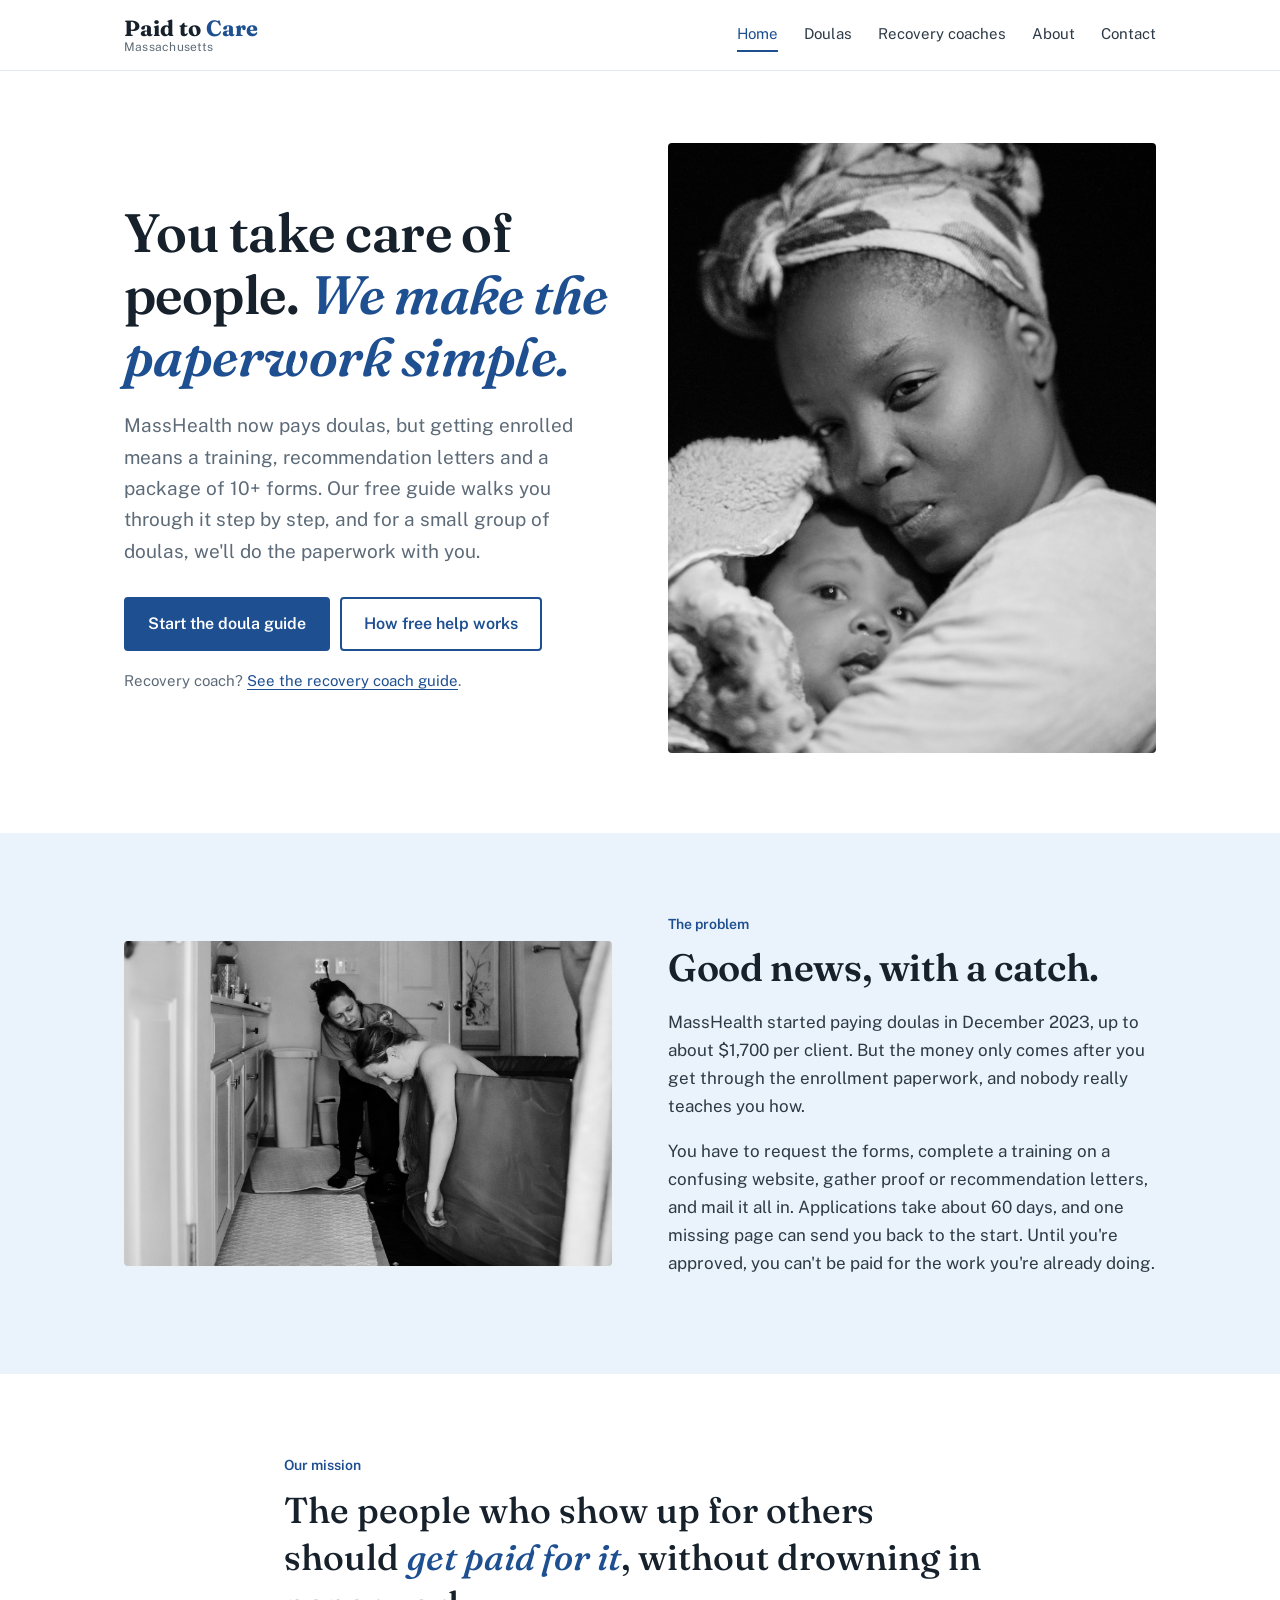
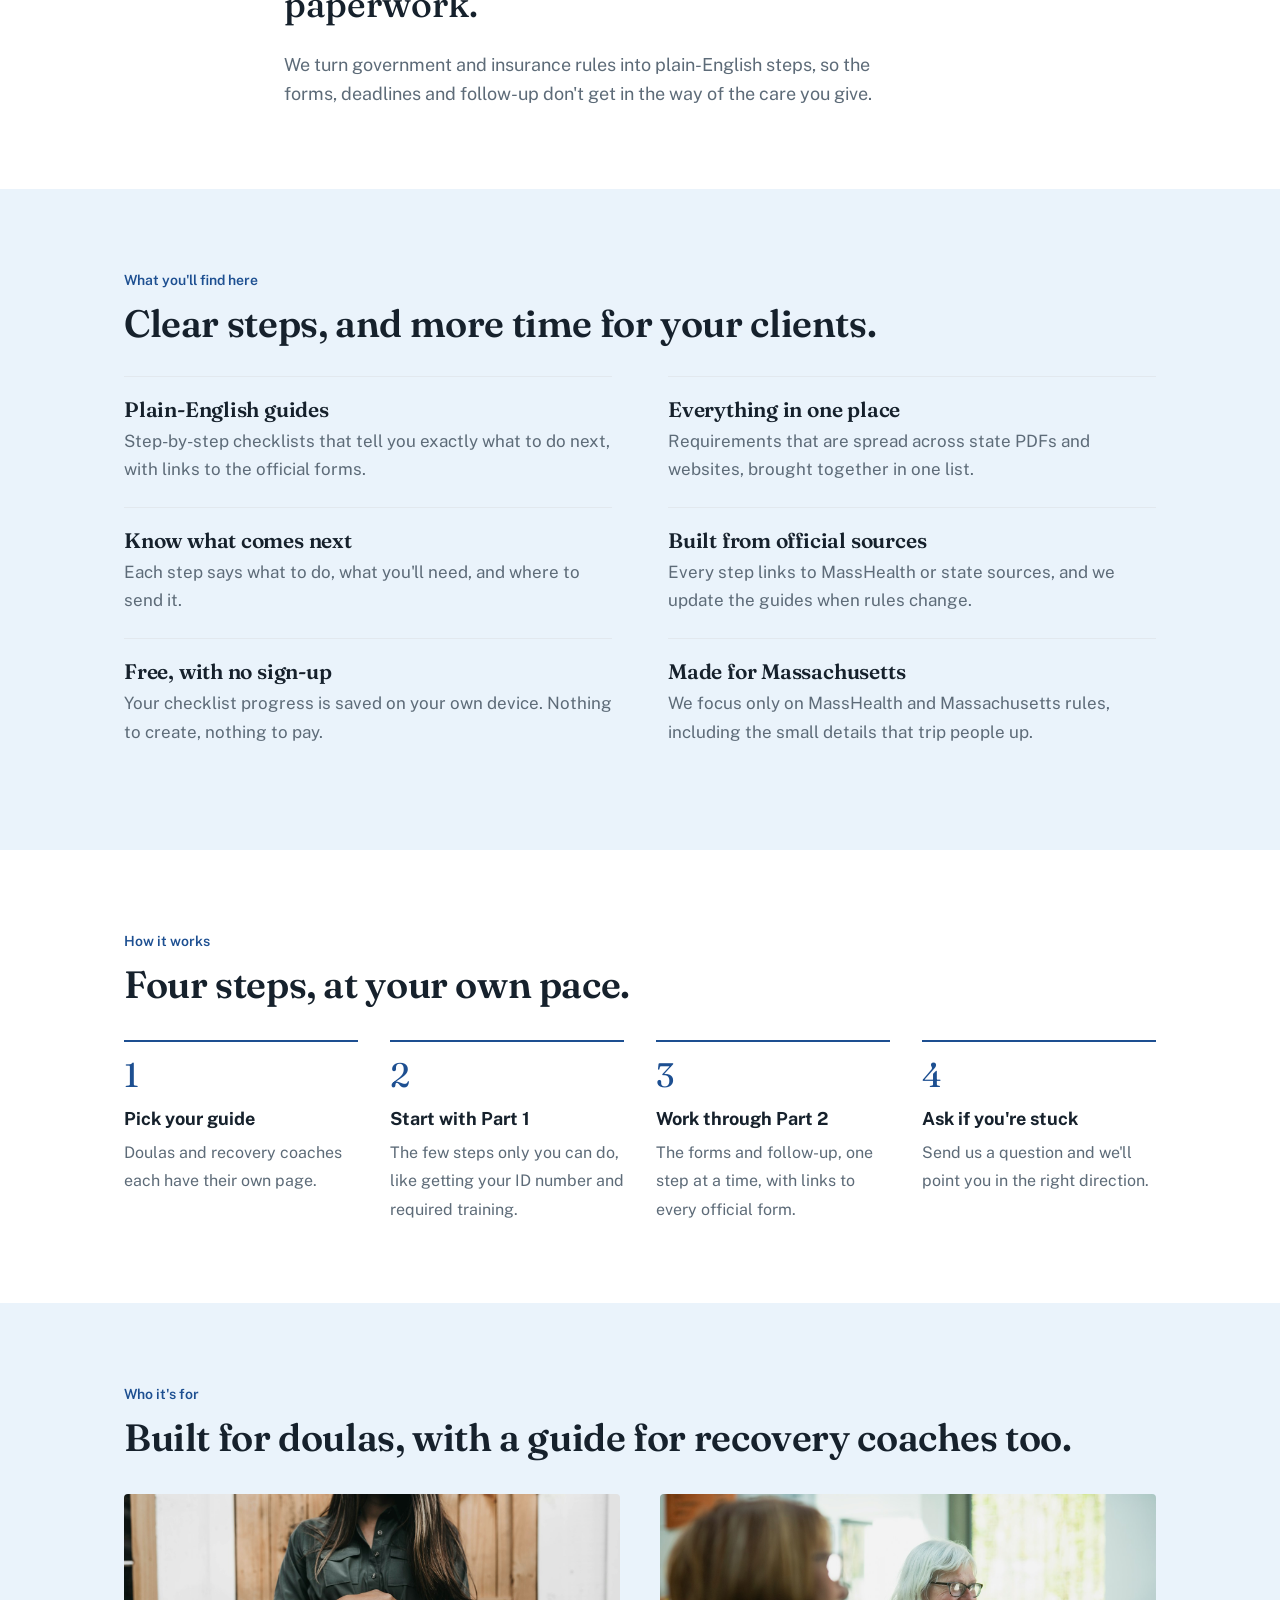
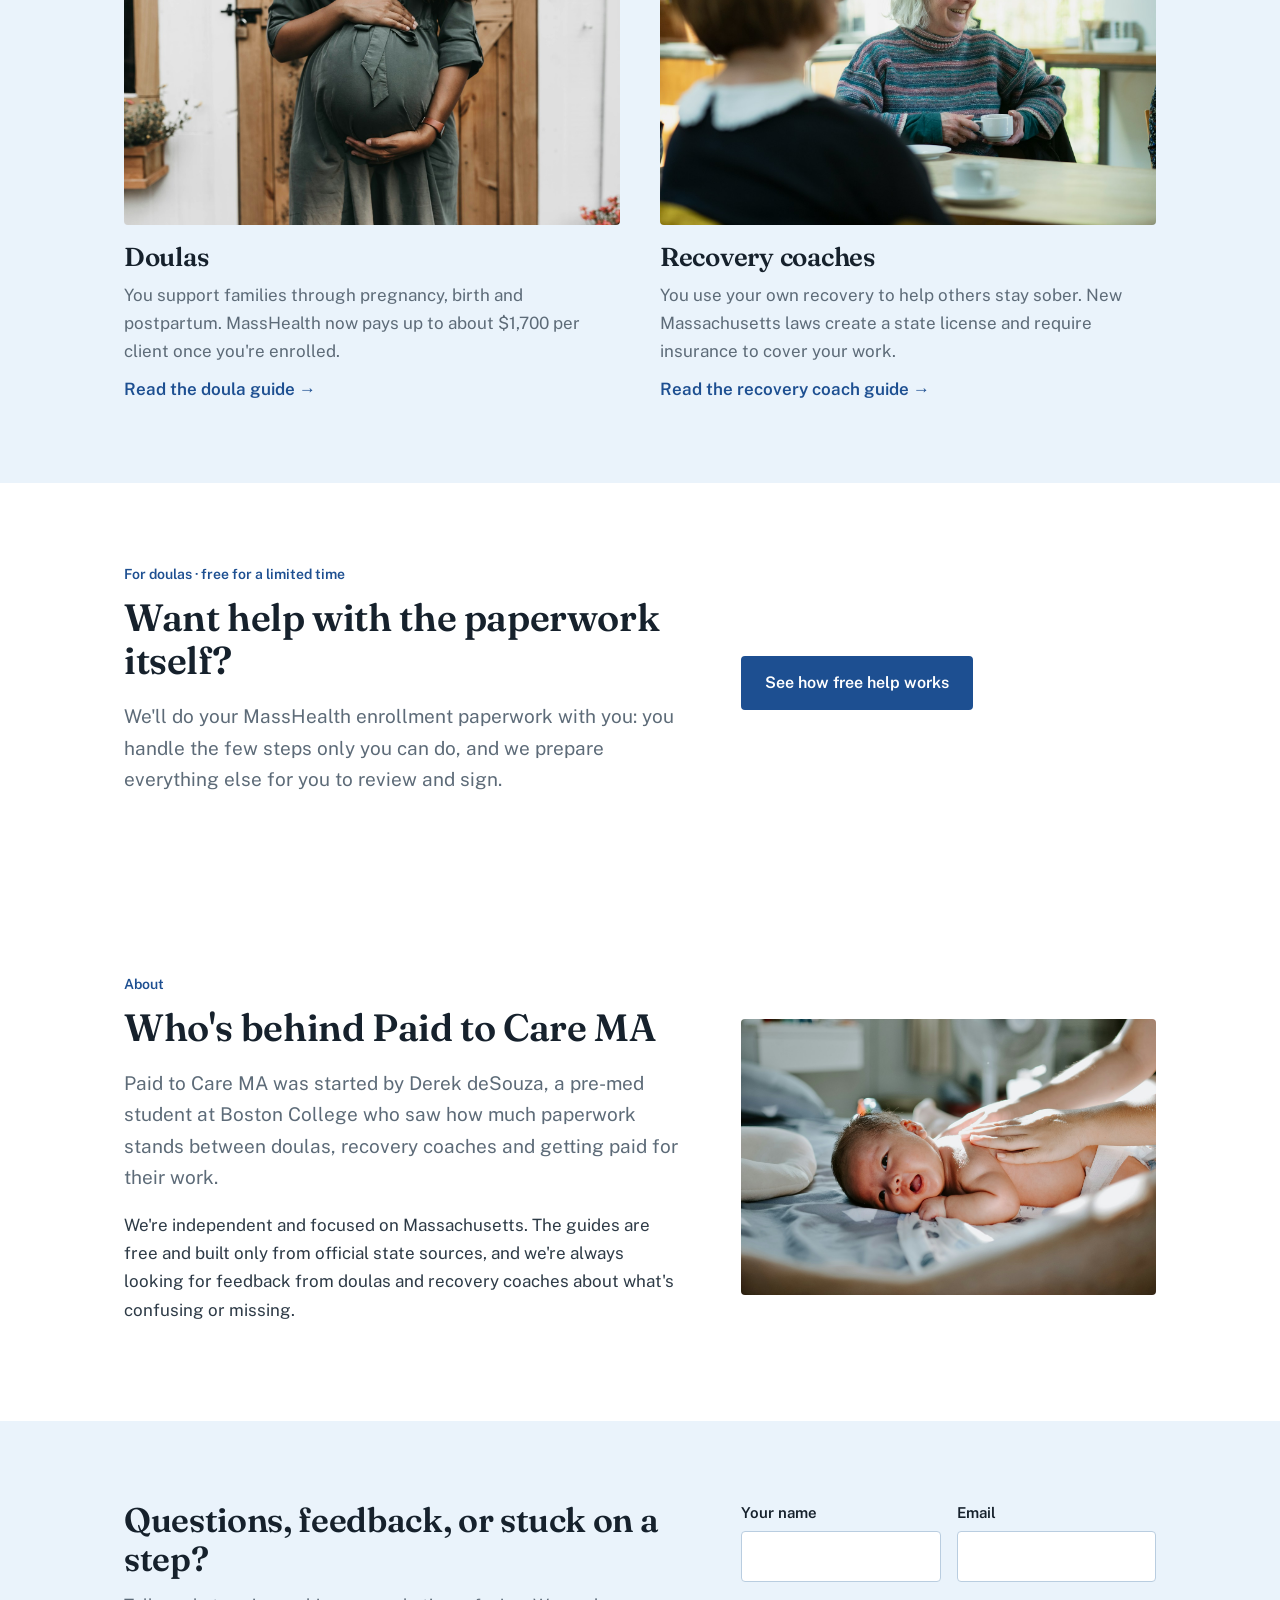
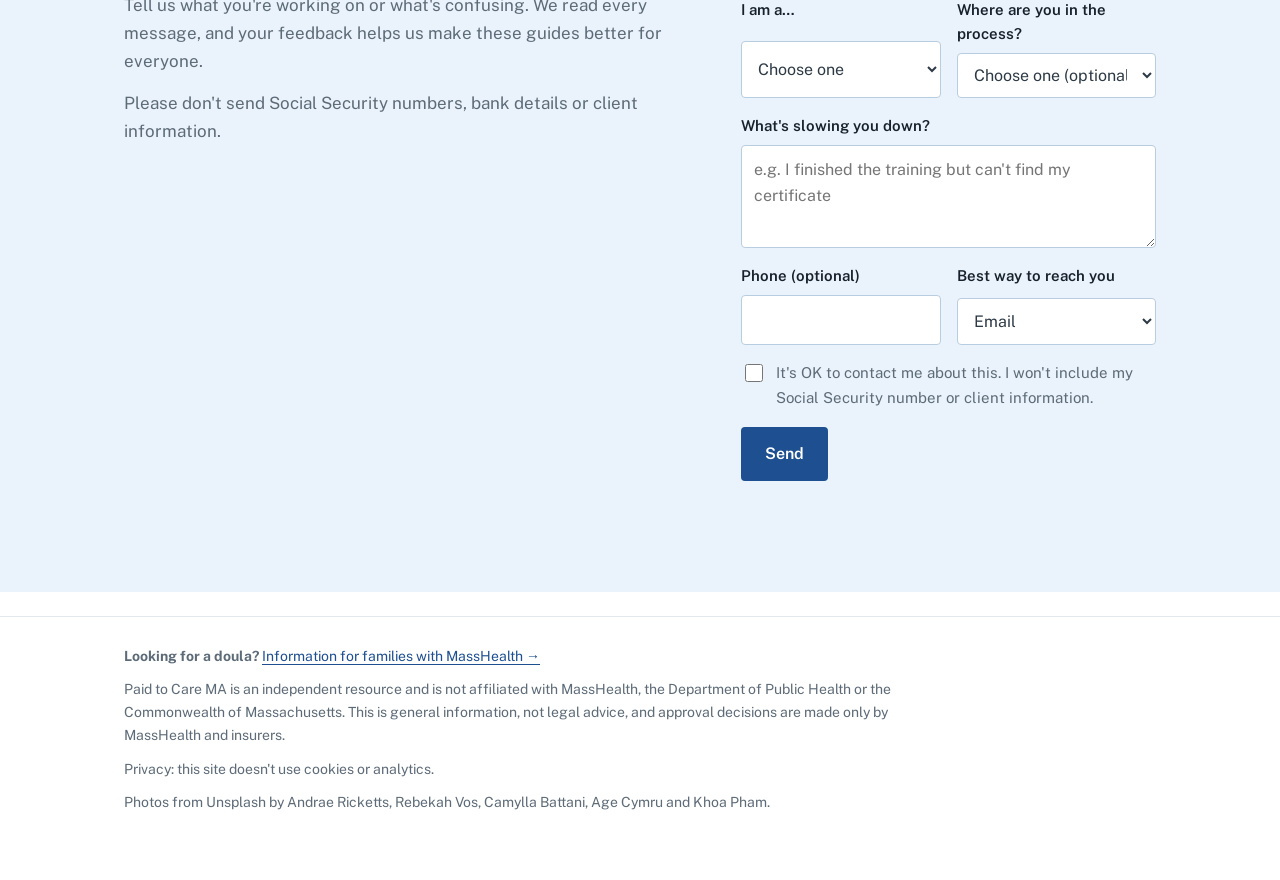
<file: index.html>
<!doctype html>
<html lang="en">
<head>
<meta charset="utf-8">
<meta name="viewport" content="width=device-width, initial-scale=1">
<title>Paid to Care MA</title>
<meta name="description" content="Free, plain-language help for Massachusetts doulas getting enrolled with MassHealth, plus a guide for recovery coaches.">
<link rel="icon" href="data:image/svg+xml,%3Csvg xmlns=%22http://www.w3.org/2000/svg%22 viewBox=%220 0 32 32%22%3E%3Crect width=%2232%22 height=%2232%22 rx=%228%22 fill=%22%231d4f91%22/%3E%3Cpath d=%22M9 16.5l4.5 4.5L23 11.5%22 fill=%22none%22 stroke=%22white%22 stroke-width=%223%22 stroke-linecap=%22round%22 stroke-linejoin=%22round%22/%3E%3C/svg%3E">
<meta property="og:type" content="website">
<meta property="og:title" content="Paid to Care MA">
<meta property="og:description" content="Free, plain-language help for Massachusetts doulas getting enrolled with MassHealth.">
<meta property="og:image" content="https://desouzd.github.io/paid-to-care/img/mother-baby.jpg">
<meta property="og:url" content="https://desouzd.github.io/paid-to-care/">
<meta property="og:image:alt" content="A mother holding her baby close">
<meta property="og:site_name" content="Paid to Care MA">
<meta name="twitter:card" content="summary_large_image">
<link rel="preconnect" href="https://fonts.googleapis.com">
<link rel="preconnect" href="https://fonts.gstatic.com" crossorigin>
<link href="https://fonts.googleapis.com/css2?family=Fraunces:ital,opsz,wght@0,9..144,500;0,9..144,600;0,9..144,700;1,9..144,500&family=Public+Sans:wght@400;600;700&display=swap" rel="stylesheet">
<link rel="stylesheet" href="styles.css?v=14">
</head><body>
<header class="top"><div class="wrap">
  <a class="logo" href="index.html"><span class="name">Paid to <span>Care</span></span><small>Massachusetts</small></a>
  <nav class="navlinks"><a href="index.html" class="on">Home</a><a href="doulas.html">Doulas</a><a href="coaches.html">Recovery coaches</a><a href="#about">About</a><a href="#help">Contact</a></nav>
</div></header>

<main>
  <section class="hero"><div class="wrap split">
    <div>
      <h1>You take care of people. <em>We make the paperwork simple.</em></h1>
      <p>MassHealth now pays doulas, but getting enrolled means a training, recommendation letters and a package of 10+ forms. Our free guide walks you through it step by step, and for a small group of doulas, we'll do the paperwork with you.</p>
      <a class="btn" href="doulas.html">Start the doula guide</a><a class="btn ghost" href="doulas.html#free-help">How free help works</a>
      <p style="font-size:15px;margin:8px 0 0">Recovery coach? <a href="coaches.html">See the recovery coach guide</a>.</p>
    </div>
    <figure class="photo tall"><img src="img/mother-baby.jpg" alt="A mother holding her baby close" width="1600" height="1409"></figure>
  </div></section>

  <section class="band sky"><div class="wrap split">
    <figure class="photo wide"><img src="img/doula-labor.jpg" alt="A doula supporting a woman through labor at home" width="1600" height="1060" loading="lazy"></figure>
    <div>
      <p class="label">The problem</p>
      <h2 class="big">Good news, with a catch.</h2>
      <p>MassHealth started paying doulas in December 2023, up to about $1,700 per client. But the money only comes after you get through the enrollment paperwork, and nobody really teaches you how.</p>
      <p>You have to request the forms, complete a training on a confusing website, gather proof or recommendation letters, and mail it all in. Applications take about 60 days, and one missing page can send you back to the start. Until you're approved, you can't be paid for the work you're already doing.</p>
    </div>
  </div></section>

  <section class="band mission"><div class="wrap narrow">
    <p class="label">Our mission</p>
    <blockquote>The people who show up for others should <em>get paid for it</em>, without drowning in paperwork.</blockquote>
    <p>We turn government and insurance rules into plain-English steps, so the forms, deadlines and follow-up don't get in the way of the care you give.</p>
  </div></section>

  <section class="band sky"><div class="wrap">
    <p class="label">What you'll find here</p>
    <h2 class="big">Clear steps, and more time for your clients.</h2>
    <div class="features">
      <div><h3>Plain-English guides</h3><p>Step-by-step checklists that tell you exactly what to do next, with links to the official forms.</p></div>
      <div><h3>Everything in one place</h3><p>Requirements that are spread across state PDFs and websites, brought together in one list.</p></div>
      <div><h3>Know what comes next</h3><p>Each step says what to do, what you'll need, and where to send it.</p></div>
      <div><h3>Built from official sources</h3><p>Every step links to MassHealth or state sources, and we update the guides when rules change.</p></div>
      <div><h3>Free, with no sign-up</h3><p>Your checklist progress is saved on your own device. Nothing to create, nothing to pay.</p></div>
      <div><h3>Made for Massachusetts</h3><p>We focus only on MassHealth and Massachusetts rules, including the small details that trip people up.</p></div>
    </div>
  </div></section>

  <section class="band" id="how"><div class="wrap">
    <p class="label">How it works</p>
    <h2 class="big">Four steps, at your own pace.</h2>
    <ol class="howsteps">
      <li><b>Pick your guide</b><span>Doulas and recovery coaches each have their own page.</span></li>
      <li><b>Start with Part 1</b><span>The few steps only you can do, like getting your ID number and required training.</span></li>
      <li><b>Work through Part 2</b><span>The forms and follow-up, one step at a time, with links to every official form.</span></li>
      <li><b>Ask if you're stuck</b><span>Send us a question and we'll point you in the right direction.</span></li>
    </ol>
  </div></section>

  <section class="band sky"><div class="wrap">
    <p class="label">Who it's for</p>
    <h2 class="big">Built for doulas, with a guide for recovery coaches too.</h2>
    <div class="who">
      <a href="doulas.html"><img src="img/pregnant.jpg" alt="A pregnant woman resting her hands on her belly" width="1600" height="1067" loading="lazy">
        <h3>Doulas</h3><p>You support families through pregnancy, birth and postpartum. MassHealth now pays up to about $1,700 per client once you're enrolled.</p><span class="go">Read the doula guide →</span></a>
      <a href="coaches.html"><img src="img/coffee-talk.jpg" alt="Two people talking over coffee at a table" width="1600" height="1067" loading="lazy">
        <h3>Recovery coaches</h3><p>You use your own recovery to help others stay sober. New Massachusetts laws create a state license and require insurance to cover your work.</p><span class="go">Read the recovery coach guide →</span></a>
    </div>
  </div></section>

  <section class="band" id="free-help"><div class="wrap split wide-text">
    <div>
      <p class="label">For doulas · free for a limited time</p>
      <h2 class="big">Want help with the paperwork itself?</h2>
      <p class="lede">We'll do your MassHealth enrollment paperwork with you: you handle the few steps only you can do, and we prepare everything else for you to review and sign.</p>
    </div>
    <div><a class="btn" href="doulas.html#free-help">See how free help works</a></div>
  </div></section>

  <section class="band" id="about"><div class="wrap split wide-text">
    <div>
      <p class="label">About</p>
      <h2 class="big">Who's behind Paid to Care MA</h2>
      <p class="lede">Paid to Care MA was started by Derek deSouza, a pre-med student at Boston College who saw how much paperwork stands between doulas, recovery coaches and getting paid for their work.</p>
      <p>We're independent and focused on Massachusetts. The guides are free and built only from official state sources, and we're always looking for feedback from doulas and recovery coaches about what's confusing or missing.</p>
    </div>
    <figure class="photo wide"><img src="img/newborn-hands.jpg" alt="Gentle hands resting on a newborn's back" width="1600" height="1060" loading="lazy"></figure>
  </div></section>

  <section class="band sky help" id="help"><div class="wrap split wide-text" style="align-items:start">
    <div>
      <h2>Questions, feedback, or stuck on a step?</h2>
      <p>Tell us what you're working on or what's confusing. We read every message, and your feedback helps us make these guides better for everyone.</p>
      <p style="margin-top:14px">Please don't send Social Security numbers, bank details or client information.</p>
    </div>
    <div id="leadform" data-role=""></div>
  </div></section>
</main>

<footer><div class="wrap">
  <p><b>Looking for a doula?</b> <a href="families.html">Information for families with MassHealth →</a></p>
  <p>Paid to Care MA is an independent resource and is not affiliated with MassHealth, the Department of Public Health or the Commonwealth of Massachusetts. This is general information, not legal advice, and approval decisions are made only by MassHealth and insurers.</p>
  <p>Privacy: this site doesn't use cookies or analytics.</p>
  <p>Photos from Unsplash by Andrae Ricketts, Rebekah Vos, Camylla Battani, Age Cymru and Khoa Pham.</p>
</div></footer>

<script src="nav.js?v=2"></script>
<script src="form.js?v=7"></script>
</body>
</html>
</file>
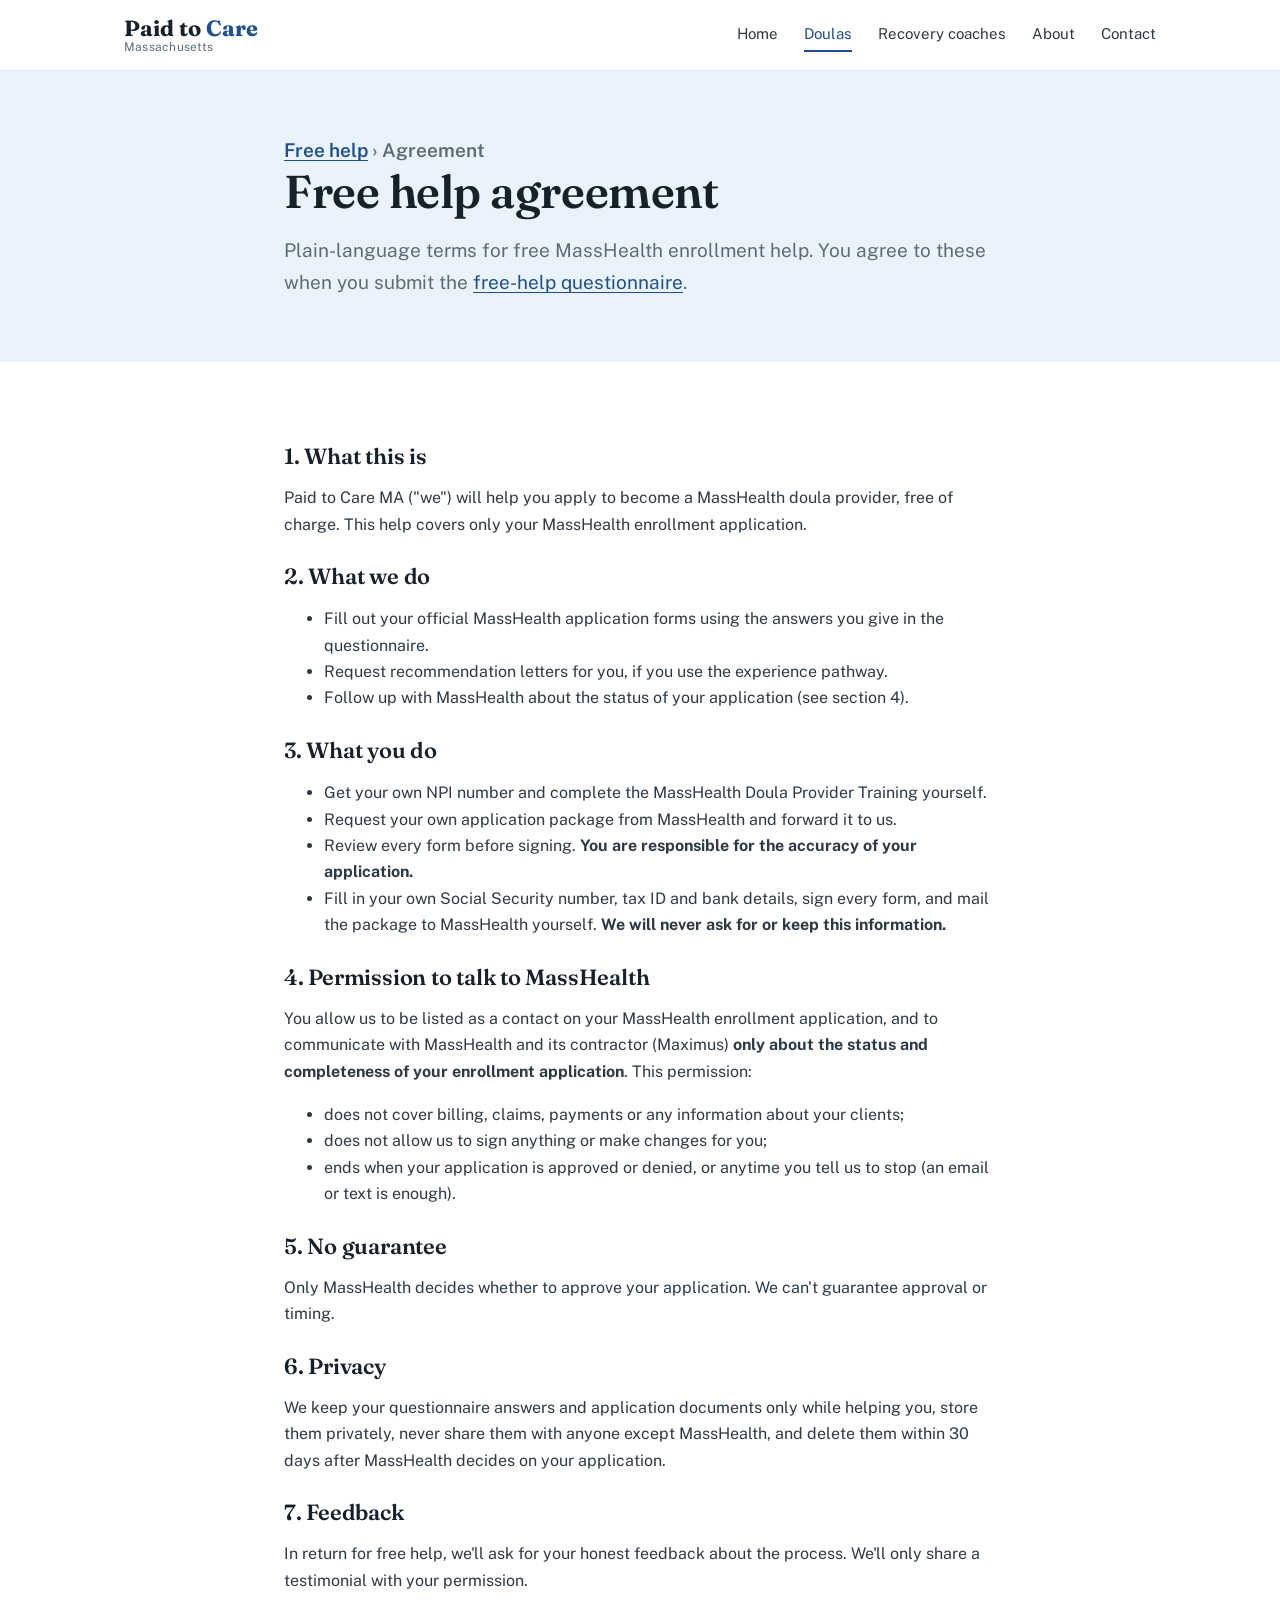
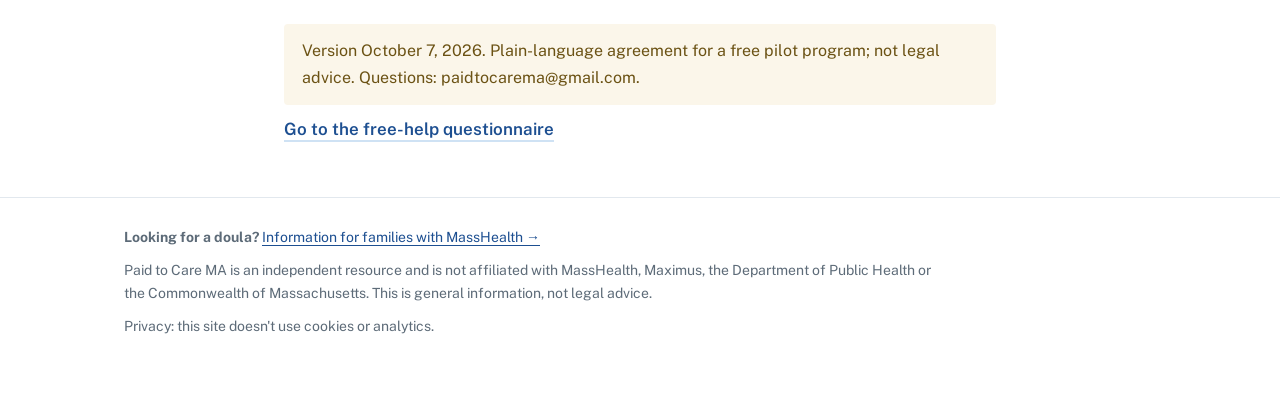
<file: agreement.html>
<!doctype html>
<html lang="en">
<head>
<meta charset="utf-8">
<meta name="viewport" content="width=device-width, initial-scale=1">
<title>Free help agreement · Paid to Care MA</title>
<meta name="description" content="The plain-language agreement for free MassHealth enrollment help from Paid to Care MA.">
<link rel="icon" href="data:image/svg+xml,%3Csvg xmlns=%22http://www.w3.org/2000/svg%22 viewBox=%220 0 32 32%22%3E%3Crect width=%2232%22 height=%2232%22 rx=%228%22 fill=%22%231d4f91%22/%3E%3Cpath d=%22M9 16.5l4.5 4.5L23 11.5%22 fill=%22none%22 stroke=%22white%22 stroke-width=%223%22 stroke-linecap=%22round%22 stroke-linejoin=%22round%22/%3E%3C/svg%3E">
<meta property="og:type" content="website">
<meta property="og:title" content="Free help agreement · Paid to Care MA">
<meta property="og:description" content="The plain-language agreement for free MassHealth enrollment help from Paid to Care MA.">
<meta property="og:image" content="https://desouzd.github.io/paid-to-care/img/pregnant.jpg">
<meta name="twitter:card" content="summary_large_image">
<link rel="preconnect" href="https://fonts.googleapis.com">
<link rel="preconnect" href="https://fonts.gstatic.com" crossorigin>
<link href="https://fonts.googleapis.com/css2?family=Fraunces:ital,opsz,wght@0,9..144,500;0,9..144,600;0,9..144,700;1,9..144,500&family=Public+Sans:wght@400;600;700&display=swap" rel="stylesheet">
<link rel="stylesheet" href="styles.css?v=14">
</head><body>
<header class="top"><div class="wrap">
  <a class="logo" href="index.html"><span class="name">Paid to <span>Care</span></span><small>Massachusetts</small></a>
  <nav class="navlinks"><a href="index.html">Home</a><a href="doulas.html" class="on">Doulas</a><a href="coaches.html">Recovery coaches</a><a href="index.html#about">About</a><a href="doulas.html#help">Contact</a></nav>
</div></header>

<main>
  <section class="page-head"><div class="wrap narrow">
    <p class="label"><a href="doulas.html#free-help">Free help</a> › Agreement</p>
    <h1>Free help agreement</h1>
    <p>Plain-language terms for free MassHealth enrollment help. You agree to these when you submit the <a href="intake.html">free-help questionnaire</a>.</p>
  </div></section>
  <section class="guide-body"><div class="wrap narrow agreement">
    <h3>1. What this is</h3>
    <p>Paid to Care MA ("we") will help you apply to become a MassHealth doula provider, free of charge. This help covers only your MassHealth enrollment application.</p>
    <h3>2. What we do</h3>
    <ul>
      <li>Fill out your official MassHealth application forms using the answers you give in the questionnaire.</li>
      <li>Request recommendation letters for you, if you use the experience pathway.</li>
      <li>Follow up with MassHealth about the status of your application (see section 4).</li>
    </ul>
    <h3>3. What you do</h3>
    <ul>
      <li>Get your own NPI number and complete the MassHealth Doula Provider Training yourself.</li>
      <li>Request your own application package from MassHealth and forward it to us.</li>
      <li>Review every form before signing. <b>You are responsible for the accuracy of your application.</b></li>
      <li>Fill in your own Social Security number, tax ID and bank details, sign every form, and mail the package to MassHealth yourself. <b>We will never ask for or keep this information.</b></li>
    </ul>
    <h3>4. Permission to talk to MassHealth</h3>
    <p>You allow us to be listed as a contact on your MassHealth enrollment application, and to communicate with MassHealth and its contractor (Maximus) <b>only about the status and completeness of your enrollment application</b>. This permission:</p>
    <ul>
      <li>does not cover billing, claims, payments or any information about your clients;</li>
      <li>does not allow us to sign anything or make changes for you;</li>
      <li>ends when your application is approved or denied, or anytime you tell us to stop (an email or text is enough).</li>
    </ul>
    <h3>5. No guarantee</h3>
    <p>Only MassHealth decides whether to approve your application. We can't guarantee approval or timing.</p>
    <h3>6. Privacy</h3>
    <p>We keep your questionnaire answers and application documents only while helping you, store them privately, never share them with anyone except MassHealth, and delete them within 30 days after MassHealth decides on your application.</p>
    <h3>7. Feedback</h3>
    <p>In return for free help, we'll ask for your honest feedback about the process. We'll only share a testimonial with your permission.</p>
    <p class="note">Version October 7, 2026. Plain-language agreement for a free pilot program; not legal advice. Questions: paidtocarema@gmail.com.</p>
    <div class="step-links"><a class="go-link" href="intake.html">Go to the free-help questionnaire</a></div>
  </div></section>
</main>
<footer><div class="wrap">
  <p><b>Looking for a doula?</b> <a href="families.html">Information for families with MassHealth →</a></p>
  <p>Paid to Care MA is an independent resource and is not affiliated with MassHealth, Maximus, the Department of Public Health or the Commonwealth of Massachusetts. This is general information, not legal advice.</p>
  <p>Privacy: this site doesn't use cookies or analytics.</p>
</div></footer>
<script src="nav.js?v=2"></script>
</body>
</html>
</file>
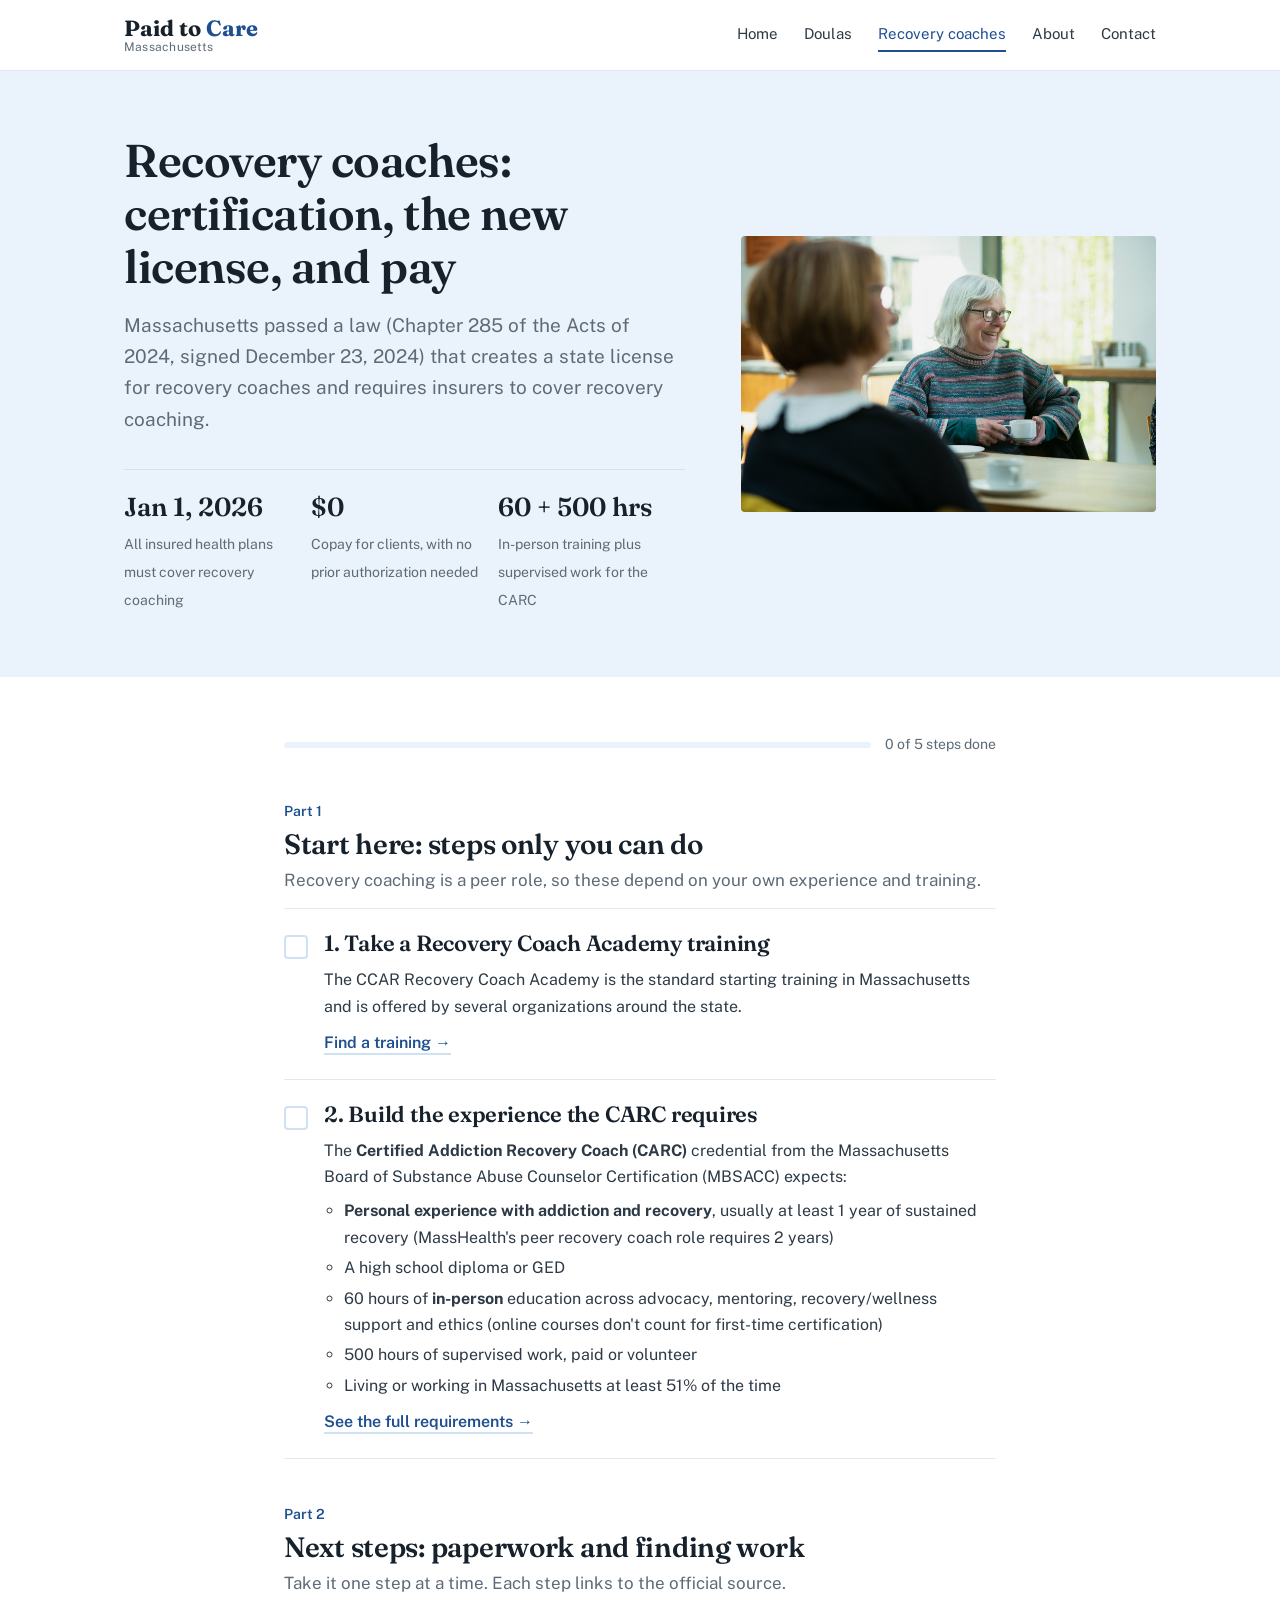
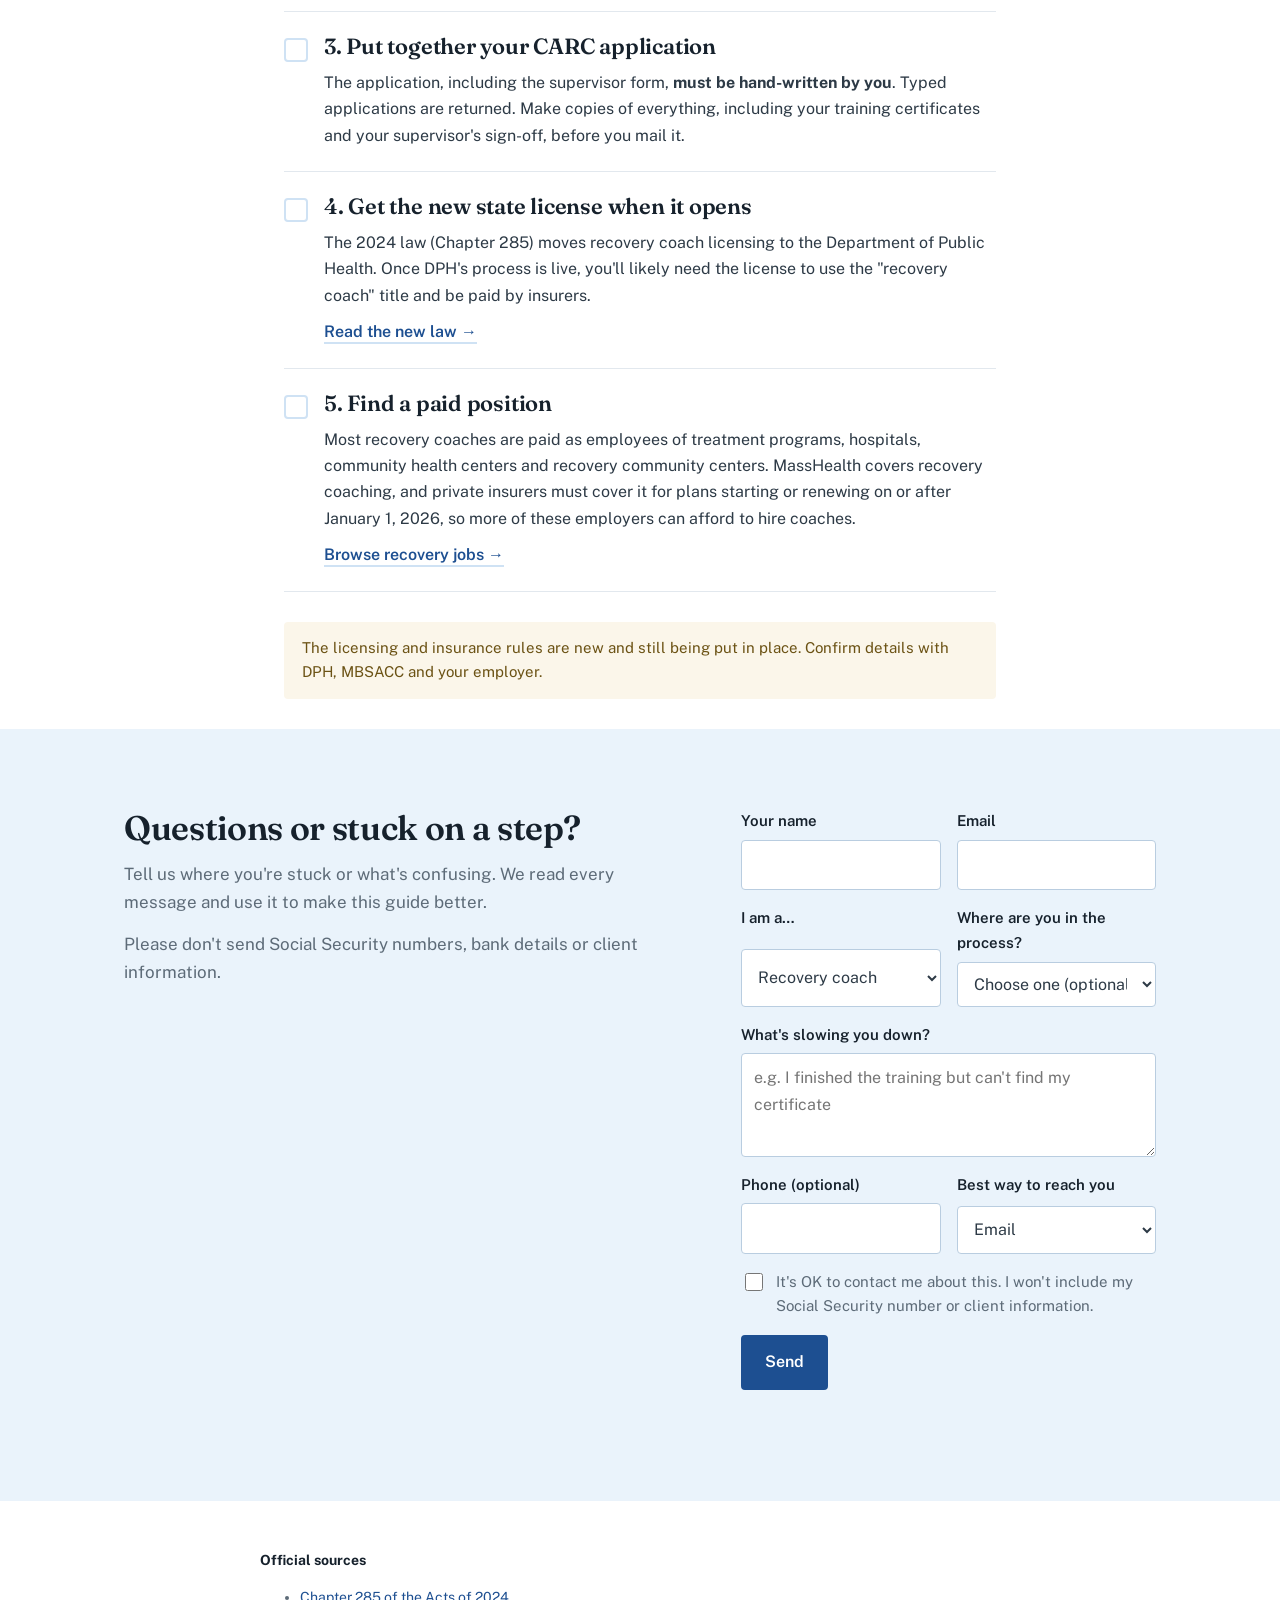
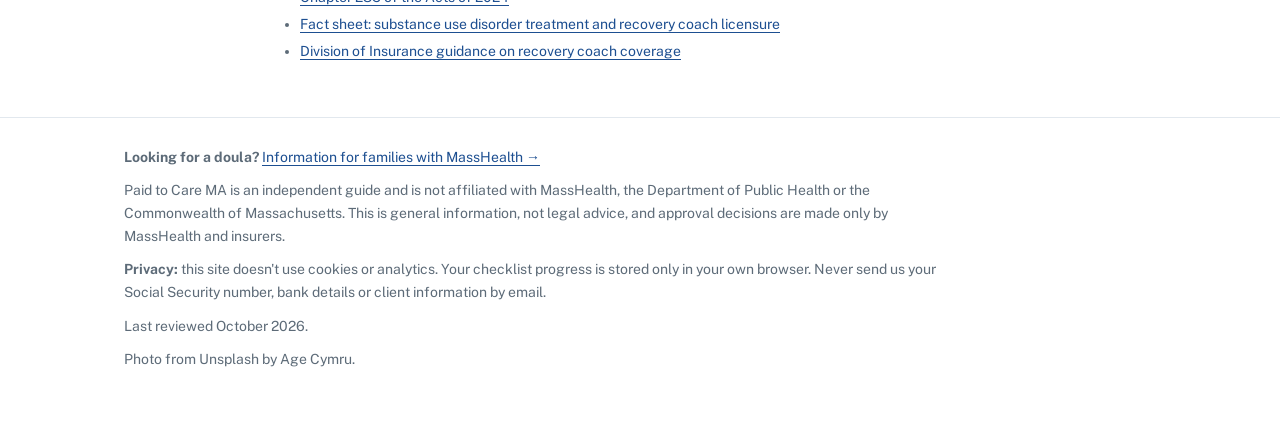
<file: coaches.html>
<!doctype html>
<html lang="en">
<head>
<meta charset="utf-8">
<meta name="viewport" content="width=device-width, initial-scale=1">
<title>Recovery coaches · Paid to Care MA</title>
<meta name="description" content="Free step-by-step guide for Massachusetts recovery coaches: certification, the new license and getting paid.">
<link rel="icon" href="data:image/svg+xml,%3Csvg xmlns=%22http://www.w3.org/2000/svg%22 viewBox=%220 0 32 32%22%3E%3Crect width=%2232%22 height=%2232%22 rx=%228%22 fill=%22%231d4f91%22/%3E%3Cpath d=%22M9 16.5l4.5 4.5L23 11.5%22 fill=%22none%22 stroke=%22white%22 stroke-width=%223%22 stroke-linecap=%22round%22 stroke-linejoin=%22round%22/%3E%3C/svg%3E">
<meta property="og:type" content="website">
<meta property="og:title" content="Recovery coaches · Paid to Care MA">
<meta property="og:description" content="Free step-by-step guide for Massachusetts recovery coaches: certification, the new license and getting paid.">
<meta property="og:image" content="https://desouzd.github.io/paid-to-care/img/coffee-talk.jpg">
<meta property="og:url" content="https://desouzd.github.io/paid-to-care/coaches.html">
<meta property="og:image:alt" content="Two people talking over coffee">
<meta property="og:site_name" content="Paid to Care MA">
<meta name="twitter:card" content="summary_large_image">
<link rel="preconnect" href="https://fonts.googleapis.com">
<link rel="preconnect" href="https://fonts.gstatic.com" crossorigin>
<link href="https://fonts.googleapis.com/css2?family=Fraunces:ital,opsz,wght@0,9..144,500;0,9..144,600;0,9..144,700;1,9..144,500&family=Public+Sans:wght@400;600;700&display=swap" rel="stylesheet">
<link rel="stylesheet" href="styles.css?v=14">
</head>
<body>
<header class="top"><div class="wrap">
  <a class="logo" href="index.html"><span class="name">Paid to <span>Care</span></span><small>Massachusetts</small></a>
  <nav class="navlinks"><a href="index.html">Home</a><a href="doulas.html">Doulas</a><a href="coaches.html" class="on">Recovery coaches</a><a href="index.html#about">About</a><a href="#help">Contact</a></nav>
</div></header>

<main>
  <section class="page-head"><div class="wrap split wide-text">
    <div>
      <h1>Recovery coaches: certification, the new license, and pay</h1>
      <p>Massachusetts passed a law (Chapter 285 of the Acts of 2024, signed December 23, 2024) that creates a state license for recovery coaches and requires insurers to cover recovery coaching.</p>
    <div class="facts">
      <div class="fact"><b>Jan 1, 2026</b><span>All insured health plans must cover recovery coaching</span></div>
      <div class="fact"><b>$0</b><span>Copay for clients, with no prior authorization needed</span></div>
      <div class="fact"><b>60 + 500 hrs</b><span>In-person training plus supervised work for the CARC</span></div>
    </div>
    </div>
    <figure class="photo wide"><img src="img/coffee-talk.jpg" alt="Two people talking over coffee at a table" width="1600" height="1067"></figure>
  </div></section>

  <section class="guide-body" id="coach"><div class="wrap narrow">

    <div class="progress"><div class="bar"><i id="bar-coach"></i></div><span id="count-coach"></span></div>
    <div class="phase"><span class="phase-num">Part 1</span><div><h3>Start here: steps only you can do</h3><p>Recovery coaching is a peer role, so these depend on your own experience and training.</p></div></div>
    <ol class="steps" data-guide="coach">
      <li data-step="academy"><label class="step-head"><input type="checkbox"><h3>1. Take a Recovery Coach Academy training</h3></label>
        <div class="step-body">The CCAR Recovery Coach Academy is the standard starting training in Massachusetts and is offered by several organizations around the state.
          <div class="step-links"><a class="go-link" href="https://massrec.org/" target="_blank" rel="noopener">Find a training →</a></div></div></li>
      <li data-step="experience"><label class="step-head"><input type="checkbox"><h3>2. Build the experience the CARC requires</h3></label>
        <div class="step-body">The <b>Certified Addiction Recovery Coach (CARC)</b> credential from the Massachusetts Board of Substance Abuse Counselor Certification (MBSACC) expects:
          <ul><li><b>Personal experience with addiction and recovery</b>, usually at least 1 year of sustained recovery (MassHealth's peer recovery coach role requires 2 years)</li><li>A high school diploma or GED</li><li>60 hours of <b>in-person</b> education across advocacy, mentoring, recovery/wellness support and ethics (online courses don't count for first-time certification)</li><li>500 hours of supervised work, paid or volunteer</li><li>Living or working in Massachusetts at least 51% of the time</li></ul>
          <div class="step-links"><a class="go-link" href="https://careersofsubstance.org/your-career/career-paths/recovery-coach-peer-worker" target="_blank" rel="noopener">See the full requirements →</a></div></div></li>
    </ol>

    <div class="phase"><span class="phase-num">Part 2</span><div><h3>Next steps: paperwork and finding work</h3><p>Take it one step at a time. Each step links to the official source.</p></div></div>
    <ol class="steps" data-guide="coach">
      <li data-step="carc"><label class="step-head"><input type="checkbox"><h3>3. Put together your CARC application</h3></label>
        <div class="step-body">The application, including the supervisor form, <b>must be hand-written by you</b>. Typed applications are returned. Make copies of everything, including your training certificates and your supervisor's sign-off, before you mail it.</div></li>
      <li data-step="license"><label class="step-head"><input type="checkbox"><h3>4. Get the new state license when it opens</h3></label>
        <div class="step-body">The 2024 law (Chapter 285) moves recovery coach licensing to the Department of Public Health. Once DPH's process is live, you'll likely need the license to use the "recovery coach" title and be paid by insurers.
          <div class="step-links"><a class="go-link" href="https://malegislature.gov/Laws/SessionLaws/Acts/2024/Chapter285" target="_blank" rel="noopener">Read the new law →</a></div></div></li>
      <li data-step="job"><label class="step-head"><input type="checkbox"><h3>5. Find a paid position</h3></label>
        <div class="step-body">Most recovery coaches are paid as employees of treatment programs, hospitals, community health centers and recovery community centers. MassHealth covers recovery coaching, and private insurers must cover it for plans starting or renewing on or after January 1, 2026, so more of these employers can afford to hire coaches.
          <div class="step-links"><a class="go-link" href="https://careersofsubstance.org/" target="_blank" rel="noopener">Browse recovery jobs →</a></div></div></li>
    </ol>
    <p class="note">The licensing and insurance rules are new and still being put in place. Confirm details with DPH, MBSACC and your employer.</p>
  </div></section>

  <section class="band sky help" id="help"><div class="wrap split wide-text" style="align-items:start">
    <div>
      <h2>Questions or stuck on a step?</h2>
      <p>Tell us where you're stuck or what's confusing. We read every message and use it to make this guide better.</p>
      <p style="margin-top:14px">Please don't send Social Security numbers, bank details or client information.</p>
    </div>
    <div id="leadform" data-role="recovery_coach"></div>
  </div></section>

  <section class="src wrap narrow">
    <b>Official sources</b>
    <ul>
      <li><a href="https://malegislature.gov/Laws/SessionLaws/Acts/2024/Chapter285" target="_blank" rel="noopener">Chapter 285 of the Acts of 2024</a></li>
      <li><a href="https://malegislature.gov/PressRoom/Detail?pressReleaseId=160" target="_blank" rel="noopener">Fact sheet: substance use disorder treatment and recovery coach licensure</a></li>
      <li><a href="https://www.mass.gov/doc/filing-guidance-notice-2025-f-coverage-for-opioid-antagonists-and-substance-use-recovery-coaches-pursuant-to-chapter-285-of-the-acts-of-2024/download" target="_blank" rel="noopener">Division of Insurance guidance on recovery coach coverage</a></li>
    </ul>
  </section>
</main>

<footer><div class="wrap">
  <p><b>Looking for a doula?</b> <a href="families.html">Information for families with MassHealth →</a></p>
  <p>Paid to Care MA is an independent guide and is not affiliated with MassHealth, the Department of Public Health or the Commonwealth of Massachusetts. This is general information, not legal advice, and approval decisions are made only by MassHealth and insurers.</p>
  <p><b>Privacy:</b> this site doesn't use cookies or analytics. Your checklist progress is stored only in your own browser. Never send us your Social Security number, bank details or client information by email.</p>
  <p>Last reviewed October 2026.</p>
  <p>Photo from Unsplash by Age Cymru.</p>
</div></footer>

<script src="checklist.js?v=1"></script>
<script src="nav.js?v=2"></script>
<script src="form.js?v=7"></script>
</body>
</html>
</file>
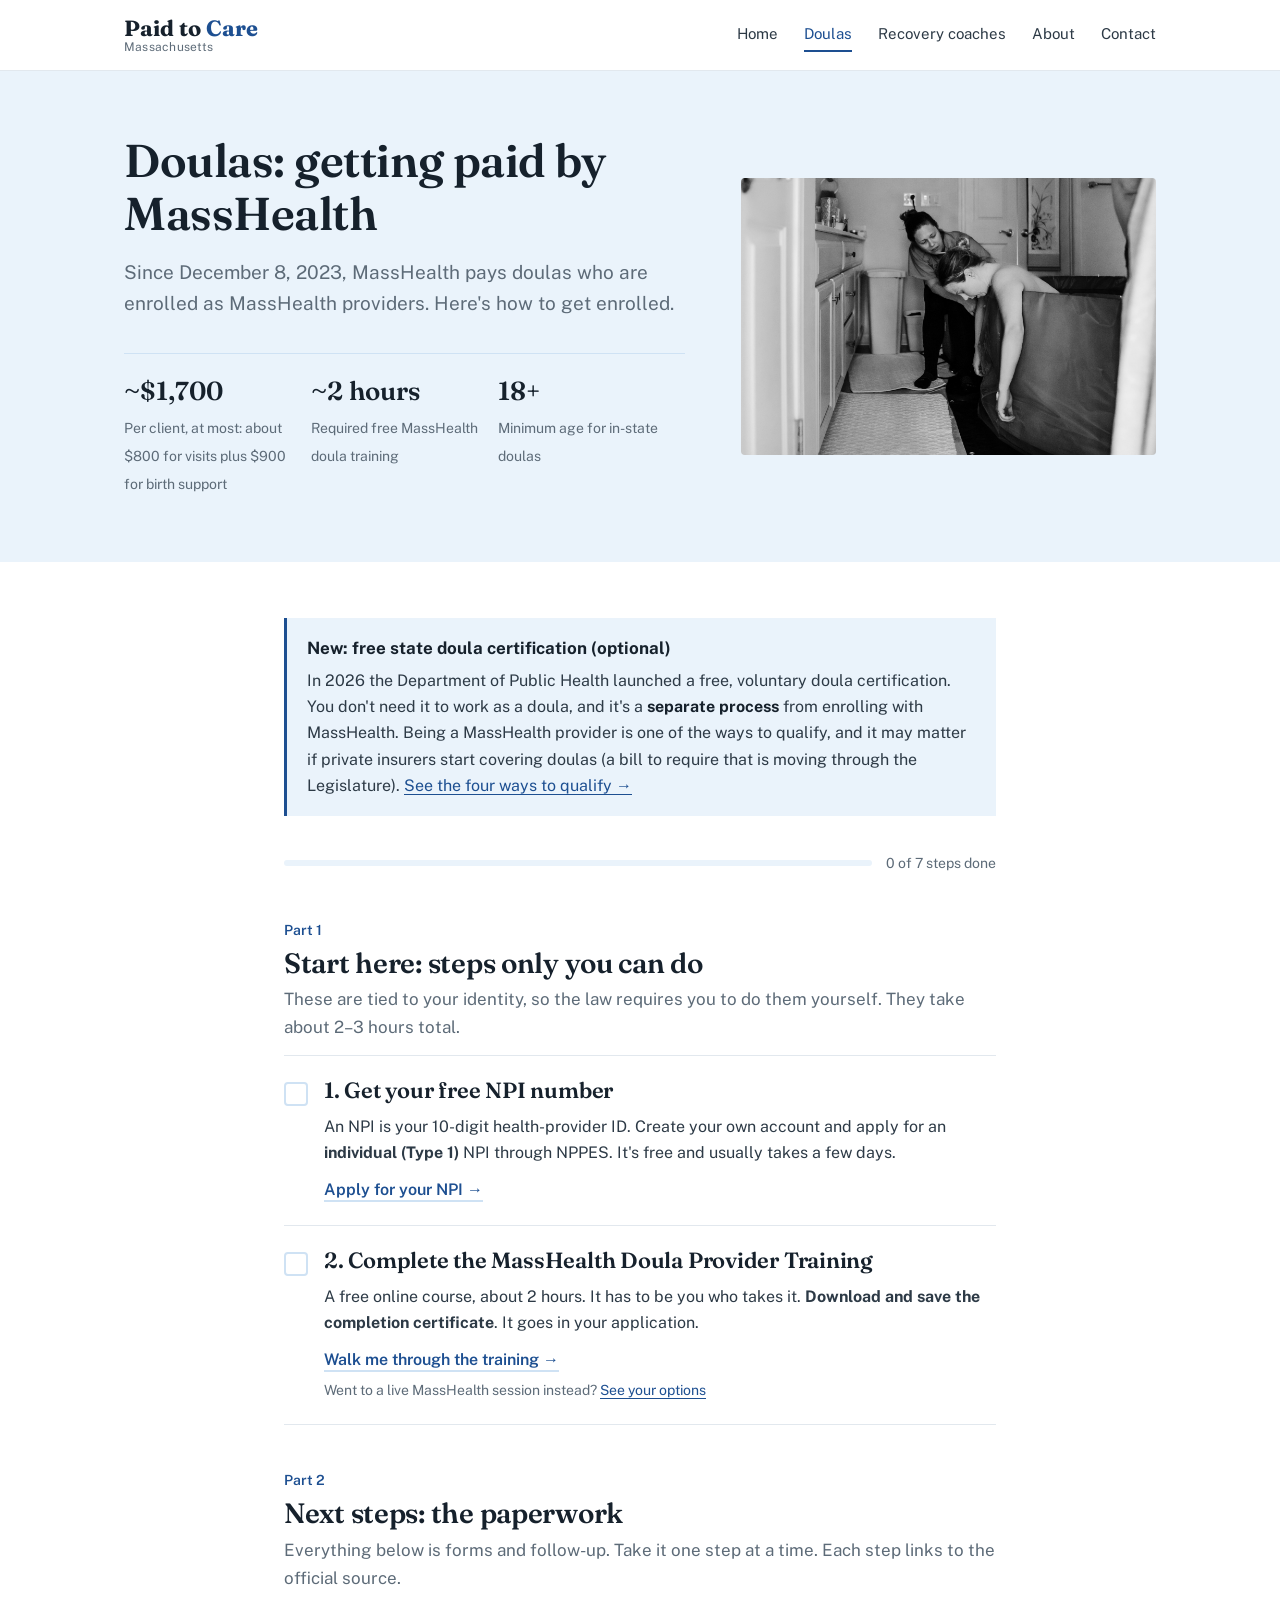
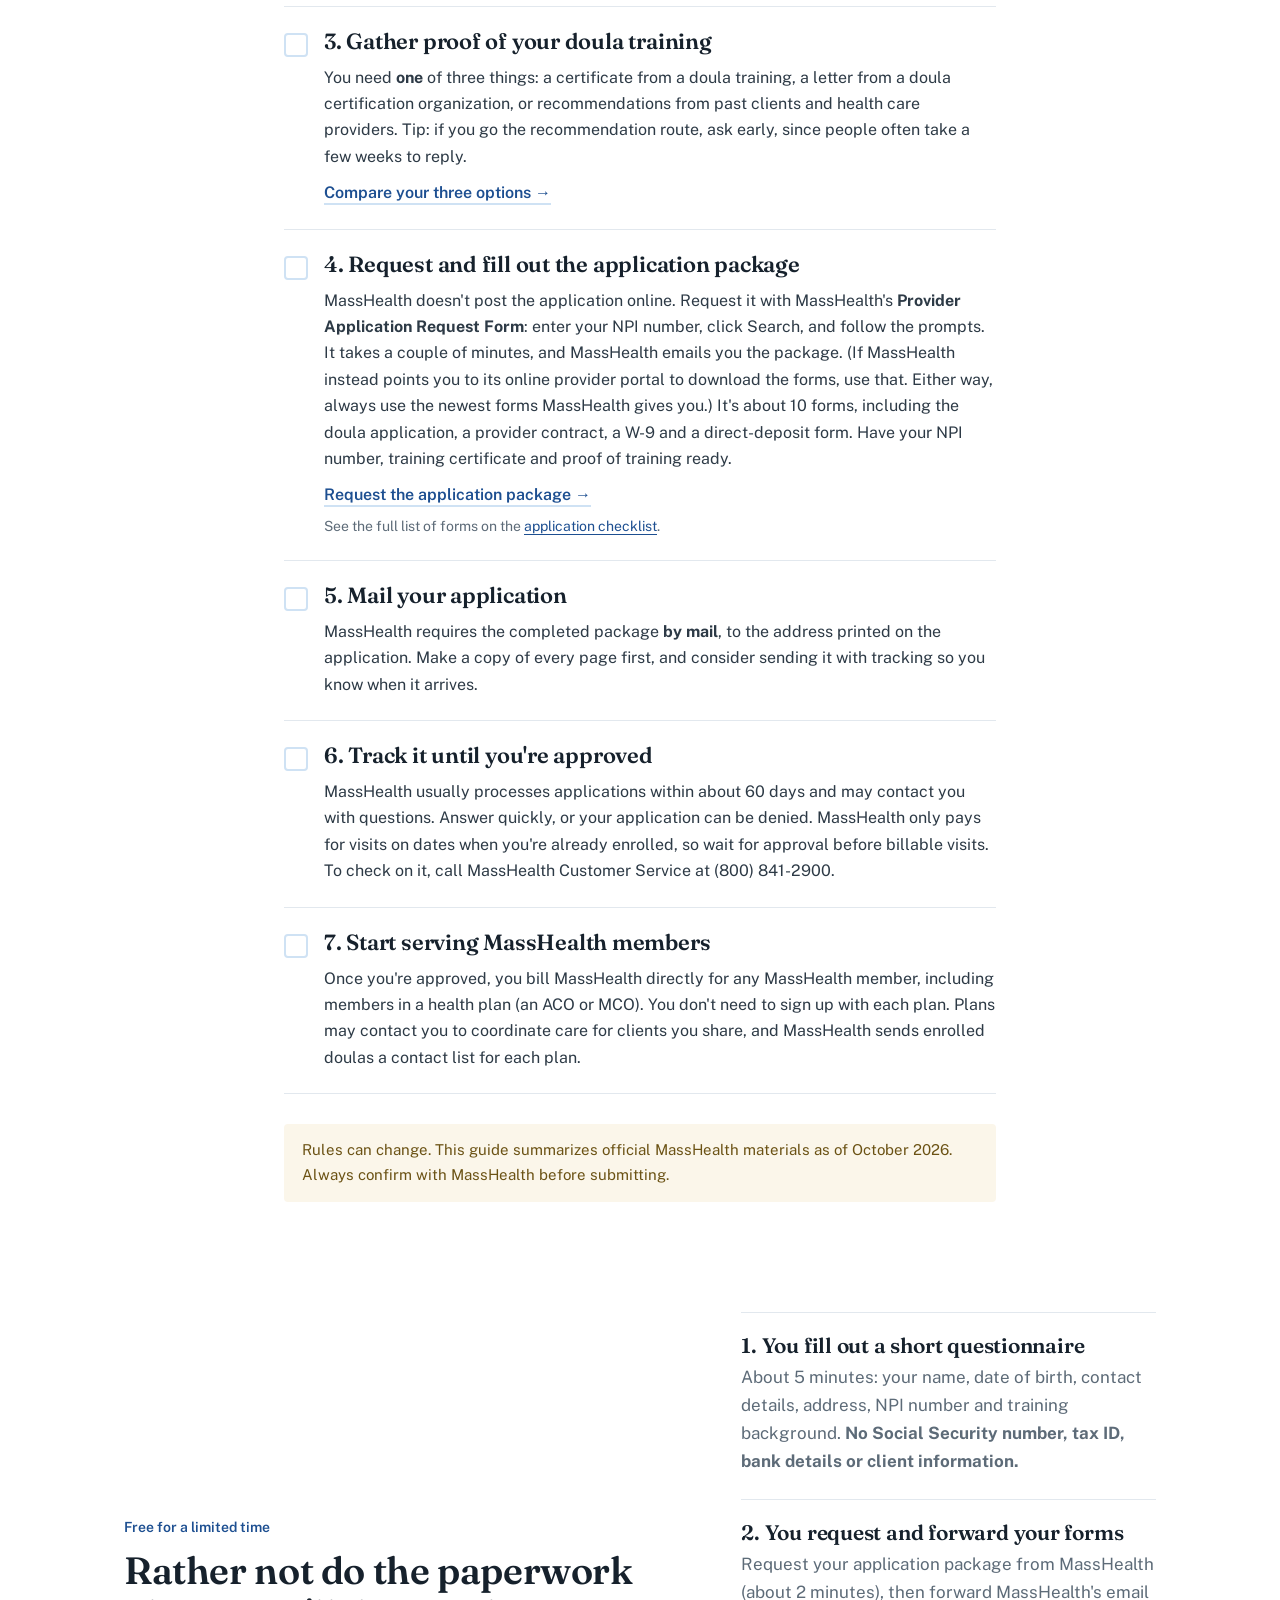
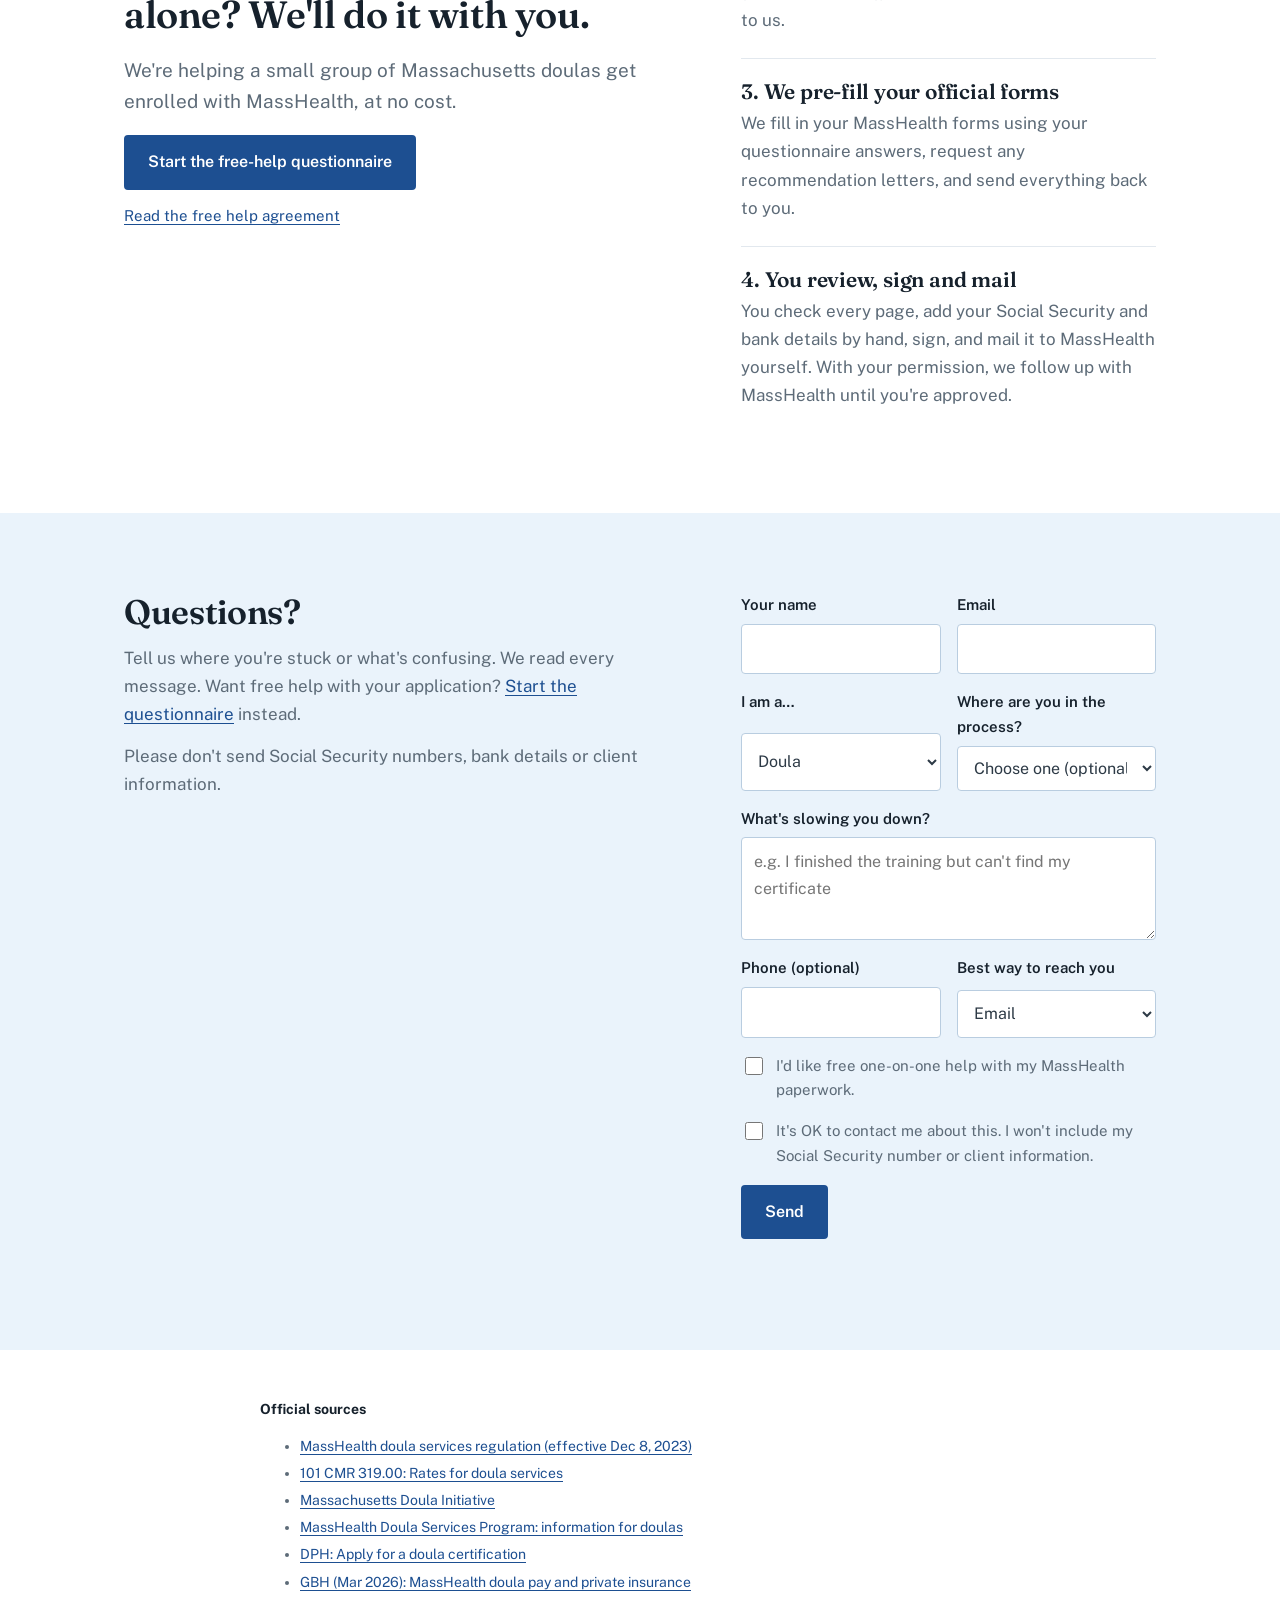
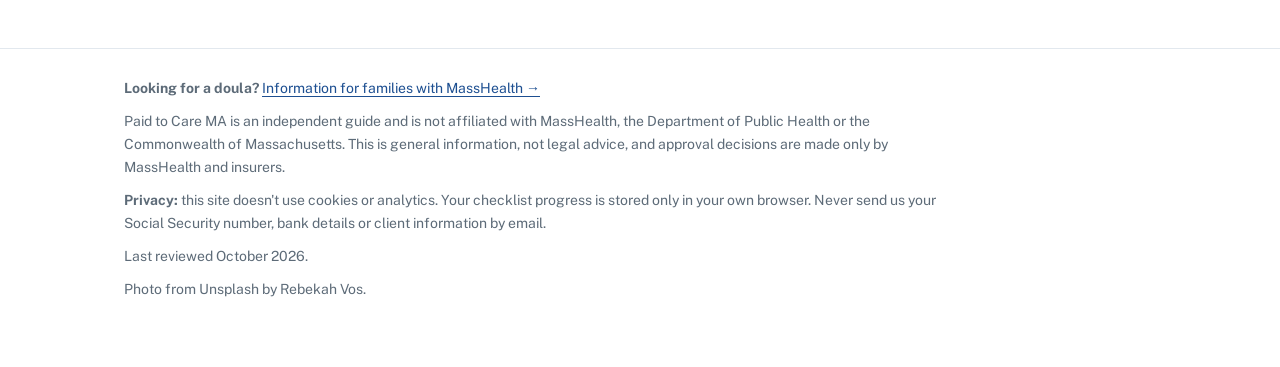
<file: doulas.html>
<!doctype html>
<html lang="en">
<head>
<meta charset="utf-8">
<meta name="viewport" content="width=device-width, initial-scale=1">
<title>Doulas · Paid to Care MA</title>
<meta name="description" content="Free step-by-step guide for Massachusetts doulas to enroll with MassHealth and get paid.">
<link rel="icon" href="data:image/svg+xml,%3Csvg xmlns=%22http://www.w3.org/2000/svg%22 viewBox=%220 0 32 32%22%3E%3Crect width=%2232%22 height=%2232%22 rx=%228%22 fill=%22%231d4f91%22/%3E%3Cpath d=%22M9 16.5l4.5 4.5L23 11.5%22 fill=%22none%22 stroke=%22white%22 stroke-width=%223%22 stroke-linecap=%22round%22 stroke-linejoin=%22round%22/%3E%3C/svg%3E">
<meta property="og:type" content="website">
<meta property="og:title" content="Doulas · Paid to Care MA">
<meta property="og:description" content="Free step-by-step guide for Massachusetts doulas to enroll with MassHealth and get paid.">
<meta property="og:image" content="https://desouzd.github.io/paid-to-care/img/pregnant.jpg">
<meta property="og:url" content="https://desouzd.github.io/paid-to-care/doulas.html">
<meta property="og:image:alt" content="A pregnant woman resting her hands on her belly">
<meta property="og:site_name" content="Paid to Care MA">
<meta name="twitter:card" content="summary_large_image">
<link rel="preconnect" href="https://fonts.googleapis.com">
<link rel="preconnect" href="https://fonts.gstatic.com" crossorigin>
<link href="https://fonts.googleapis.com/css2?family=Fraunces:ital,opsz,wght@0,9..144,500;0,9..144,600;0,9..144,700;1,9..144,500&family=Public+Sans:wght@400;600;700&display=swap" rel="stylesheet">
<link rel="stylesheet" href="styles.css?v=14">
</head>
<body>
<header class="top"><div class="wrap">
  <a class="logo" href="index.html"><span class="name">Paid to <span>Care</span></span><small>Massachusetts</small></a>
  <nav class="navlinks"><a href="index.html">Home</a><a href="doulas.html" class="on">Doulas</a><a href="coaches.html">Recovery coaches</a><a href="index.html#about">About</a><a href="#help">Contact</a></nav>
</div></header>

<main>
  <section class="page-head"><div class="wrap split wide-text">
    <div>
      <h1>Doulas: getting paid by MassHealth</h1>
      <p>Since December 8, 2023, MassHealth pays doulas who are enrolled as MassHealth providers. Here's how to get enrolled.</p>
    <div class="facts">
      <div class="fact"><b>~$1,700</b><span>Per client, at most: about $800 for visits plus $900 for birth support</span></div>
      <div class="fact"><b>~2 hours</b><span>Required free MassHealth doula training</span></div>
      <div class="fact"><b>18+</b><span>Minimum age for in-state doulas</span></div>
    </div>
    </div>
    <figure class="photo wide"><img src="img/doula-labor.jpg" alt="A doula supporting a woman through labor at home" width="1600" height="1060"></figure>
  </div></section>

  <section class="guide-body" id="doula"><div class="wrap narrow">
    <div class="info">
      <b>New: free state doula certification (optional)</b>
      <p>In 2026 the Department of Public Health launched a free, voluntary doula certification. You don't need it to work as a doula, and it's a <b>separate process</b> from enrolling with MassHealth. Being a MassHealth provider is one of the ways to qualify, and it may matter if private insurers start covering doulas (a bill to require that is moving through the Legislature).
      <a href="options.html#dph">See the four ways to qualify →</a></p>
    </div>
    <div class="progress"><div class="bar"><i id="bar-doula"></i></div><span id="count-doula"></span></div>
    <div class="phase"><span class="phase-num">Part 1</span><div><h3>Start here: steps only you can do</h3><p>These are tied to your identity, so the law requires you to do them yourself. They take about 2–3 hours total.</p></div></div>
    <ol class="steps" data-guide="doula">
      <li data-step="npi"><label class="step-head"><input type="checkbox"><h3>1. Get your free NPI number</h3></label>
        <div class="step-body">An NPI is your 10-digit health-provider ID. Create your own account and apply for an <b>individual (Type 1)</b> NPI through NPPES. It's free and usually takes a few days.
          <div class="step-links"><a class="go-link" href="https://nppes.cms.hhs.gov/" target="_blank" rel="noopener">Apply for your NPI →</a></div></div></li>
      <li data-step="training"><label class="step-head"><input type="checkbox"><h3>2. Complete the MassHealth Doula Provider Training</h3></label>
        <div class="step-body">A free online course, about 2 hours. It has to be you who takes it. <b>Download and save the completion certificate</b>. It goes in your application.
          <div class="step-links"><a class="go-link" href="training.html">Walk me through the training →</a><span class="alt">Went to a live MassHealth session instead? <a href="options.html#masshealth-training">See your options</a></span></div></div></li>
    </ol>

    <div class="phase"><span class="phase-num">Part 2</span><div><h3>Next steps: the paperwork</h3><p>Everything below is forms and follow-up. Take it one step at a time. Each step links to the official source.</p></div></div>
    <ol class="steps" data-guide="doula">
      <li data-step="proof"><label class="step-head"><input type="checkbox"><h3>3. Gather proof of your doula training</h3></label>
        <div class="step-body">You need <b>one</b> of three things: a certificate from a doula training, a letter from a doula certification organization, or recommendations from past clients and health care providers.
          Tip: if you go the recommendation route, ask early, since people often take a few weeks to reply.
          <div class="step-links"><a class="go-link" href="options.html#proof">Compare your three options →</a></div></div></li>
      <li data-step="forms"><label class="step-head"><input type="checkbox"><h3>4. Request and fill out the application package</h3></label>
        <div class="step-body">MassHealth doesn't post the application online. Request it with MassHealth's <b>Provider Application Request Form</b>: enter your NPI number, click Search, and follow the prompts. It takes a couple of minutes, and MassHealth emails you the package. (If MassHealth instead points you to its online provider portal to download the forms, use that. Either way, always use the newest forms MassHealth gives you.) It's about 10 forms, including the doula application, a provider contract, a W-9 and a direct-deposit form. Have your NPI number, training certificate and proof of training ready.
          <div class="step-links"><a class="go-link" href="https://masshealth.ehs.state.ma.us/ProviderSelfService/Home/ApplicationRequest/" target="_blank" rel="noopener">Request the application package →</a><span class="alt">See the full list of forms on the <a href="https://www.mass.gov/doc/individual-doula-provider-application-checklist-0/download" target="_blank" rel="noopener">application checklist</a>.</span></div></div></li>
      <li data-step="submit"><label class="step-head"><input type="checkbox"><h3>5. Mail your application</h3></label>
        <div class="step-body">MassHealth requires the completed package <b>by mail</b>, to the address printed on the application. Make a copy of every page first, and consider sending it with tracking so you know when it arrives.</div></li>
      <li data-step="approved"><label class="step-head"><input type="checkbox"><h3>6. Track it until you're approved</h3></label>
        <div class="step-body">MassHealth usually processes applications within about 60 days and may contact you with questions. Answer quickly, or your application can be denied. MassHealth only pays for visits on dates when you're already enrolled, so wait for approval before billable visits. To check on it, call MassHealth Customer Service at (800) 841-2900.</div></li>
      <li data-step="serve"><label class="step-head"><input type="checkbox"><h3>7. Start serving MassHealth members</h3></label>
        <div class="step-body">Once you're approved, you bill MassHealth directly for any MassHealth member, including members in a health plan (an ACO or MCO). You don't need to sign up with each plan. Plans may contact you to coordinate care for clients you share, and MassHealth sends enrolled doulas a contact list for each plan.</div></li>
    </ol>
    <p class="note">Rules can change. This guide summarizes official MassHealth materials as of October 2026. Always confirm with MassHealth before submitting.</p>
  </div></section>

  <section class="band" id="free-help"><div class="wrap split wide-text">
    <div>
      <p class="label">Free for a limited time</p>
      <h2 class="big">Rather not do the paperwork alone? We'll do it with you.</h2>
      <p class="lede">We're helping a small group of Massachusetts doulas get enrolled with MassHealth, at no cost.</p>
      <a class="btn" href="intake.html">Start the free-help questionnaire</a>
      <p style="font-size:15px;margin:4px 0 0"><a href="agreement.html">Read the free help agreement</a></p>
    </div>
    <div class="features" style="grid-template-columns:1fr;margin-top:0">
      <div><h3>1. You fill out a short questionnaire</h3><p>About 5 minutes: your name, date of birth, contact details, address, NPI number and training background. <b>No Social Security number, tax ID, bank details or client information.</b></p></div>
      <div><h3>2. You request and forward your forms</h3><p>Request your application package from MassHealth (about 2 minutes), then forward MassHealth's email to us.</p></div>
      <div><h3>3. We pre-fill your official forms</h3><p>We fill in your MassHealth forms using your questionnaire answers, request any recommendation letters, and send everything back to you.</p></div>
      <div><h3>4. You review, sign and mail</h3><p>You check every page, add your Social Security and bank details by hand, sign, and mail it to MassHealth yourself. With your permission, we follow up with MassHealth until you're approved.</p></div>
    </div>
  </div></section>

  <section class="band sky help" id="help"><div class="wrap split wide-text" style="align-items:start">
    <div>
      <h2>Questions?</h2>
      <p>Tell us where you're stuck or what's confusing. We read every message. Want free help with your application? <a href="intake.html">Start the questionnaire</a> instead.</p>
      <p style="margin-top:14px">Please don't send Social Security numbers, bank details or client information.</p>
    </div>
    <div id="leadform" data-role="doula" data-offer-help></div>
  </div></section>

  <section class="src wrap narrow">
    <b>Official sources</b>
    <ul>
      <li><a href="https://www.mass.gov/doc/doula-services-regulation-effective-december-8-2023/download" target="_blank" rel="noopener">MassHealth doula services regulation (effective Dec 8, 2023)</a></li>
      <li><a href="https://www.mass.gov/regulations/101-CMR-31900-rates-for-doula-services" target="_blank" rel="noopener">101 CMR 319.00: Rates for doula services</a></li>
      <li><a href="https://www.mass.gov/info-details/doula-initiative" target="_blank" rel="noopener">Massachusetts Doula Initiative</a></li>
      <li><a href="https://www.mass.gov/info-details/masshealth-doula-services-program-information-for-doulas" target="_blank" rel="noopener">MassHealth Doula Services Program: information for doulas</a></li>
      <li><a href="https://www.mass.gov/how-to/apply-for-a-doula-certification" target="_blank" rel="noopener">DPH: Apply for a doula certification</a></li>
      <li><a href="https://www.wgbh.org/news/health/2026-03-13/doulas-arent-covered-under-most-private-insurers-that-could-soon-change-in-mass" target="_blank" rel="noopener">GBH (Mar 2026): MassHealth doula pay and private insurance</a></li>
    </ul>
  </section>
</main>

<footer><div class="wrap">
  <p><b>Looking for a doula?</b> <a href="families.html">Information for families with MassHealth →</a></p>
  <p>Paid to Care MA is an independent guide and is not affiliated with MassHealth, the Department of Public Health or the Commonwealth of Massachusetts. This is general information, not legal advice, and approval decisions are made only by MassHealth and insurers.</p>
  <p><b>Privacy:</b> this site doesn't use cookies or analytics. Your checklist progress is stored only in your own browser. Never send us your Social Security number, bank details or client information by email.</p>
  <p>Last reviewed October 2026.</p>
  <p>Photo from Unsplash by Rebekah Vos.</p>
</div></footer>

<script src="checklist.js?v=1"></script>
<script src="nav.js?v=2"></script>
<script src="form.js?v=7"></script>
</body>
</html>
</file>
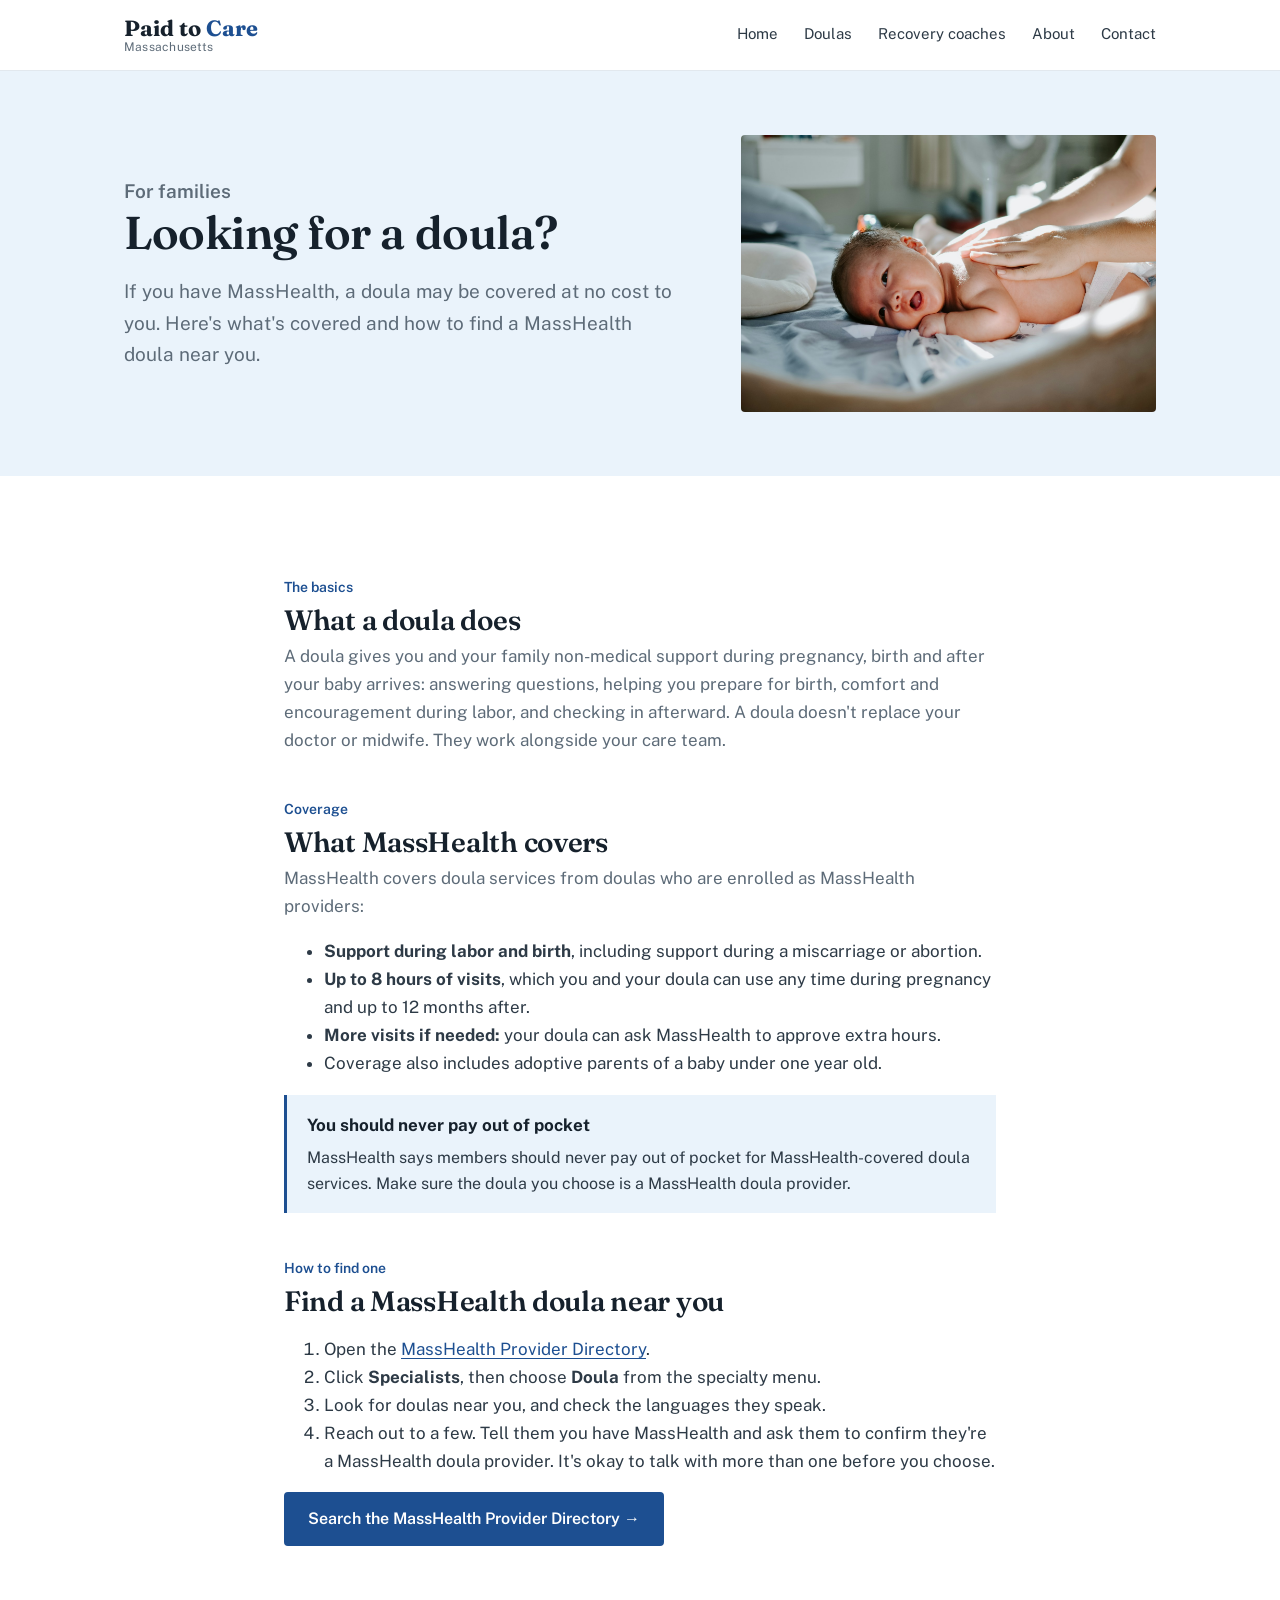
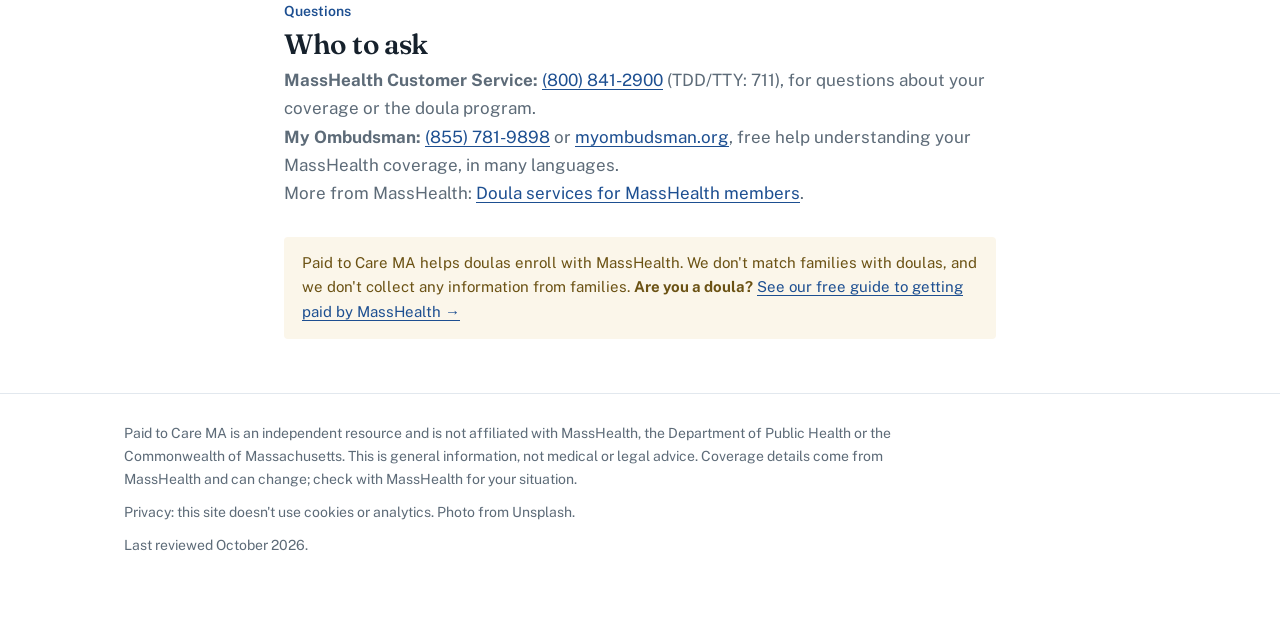
<file: families.html>
<!doctype html>
<html lang="en">
<head>
<meta charset="utf-8">
<meta name="viewport" content="width=device-width, initial-scale=1">
<title>Looking for a doula? · Paid to Care MA</title>
<meta name="description" content="If you have MassHealth, a doula may be covered at no cost to you. Here's what's covered and how to find a MassHealth doula near you.">
<link rel="icon" href="data:image/svg+xml,%3Csvg xmlns=%22http://www.w3.org/2000/svg%22 viewBox=%220 0 32 32%22%3E%3Crect width=%2232%22 height=%2232%22 rx=%228%22 fill=%22%231d4f91%22/%3E%3Cpath d=%22M9 16.5l4.5 4.5L23 11.5%22 fill=%22none%22 stroke=%22white%22 stroke-width=%223%22 stroke-linecap=%22round%22 stroke-linejoin=%22round%22/%3E%3C/svg%3E">
<meta property="og:type" content="website">
<meta property="og:title" content="Looking for a doula? · Paid to Care MA">
<meta property="og:description" content="If you have MassHealth, a doula may be covered at no cost to you. Here's what's covered and how to find a MassHealth doula near you.">
<meta property="og:image" content="https://desouzd.github.io/paid-to-care/img/newborn-hands.jpg">
<meta property="og:url" content="https://desouzd.github.io/paid-to-care/families.html">
<meta property="og:image:alt" content="Gentle hands resting on a newborn's back">
<meta property="og:site_name" content="Paid to Care MA">
<meta name="twitter:card" content="summary_large_image">
<link rel="preconnect" href="https://fonts.googleapis.com">
<link rel="preconnect" href="https://fonts.gstatic.com" crossorigin>
<link href="https://fonts.googleapis.com/css2?family=Fraunces:ital,opsz,wght@0,9..144,500;0,9..144,600;0,9..144,700;1,9..144,500&family=Public+Sans:wght@400;600;700&display=swap" rel="stylesheet">
<link rel="stylesheet" href="styles.css?v=14">
</head>
<body>
<header class="top"><div class="wrap">
  <a class="logo" href="index.html"><span class="name">Paid to <span>Care</span></span><small>Massachusetts</small></a>
  <nav class="navlinks"><a href="index.html">Home</a><a href="doulas.html">Doulas</a><a href="coaches.html">Recovery coaches</a><a href="index.html#about">About</a><a href="index.html#help">Contact</a></nav>
</div></header>

<main>
  <section class="page-head"><div class="wrap split wide-text">
    <div>
      <p class="label">For families</p>
      <h1>Looking for a doula?</h1>
      <p>If you have MassHealth, a doula may be covered at no cost to you. Here's what's covered and how to find a MassHealth doula near you.</p>
    </div>
    <figure class="photo wide"><img src="img/newborn-hands.jpg" alt="Gentle hands resting on a newborn's back" width="1600" height="1060"></figure>
  </div></section>

  <section class="guide-body"><div class="wrap narrow">
    <div class="phase"><span class="phase-num">The basics</span><h3>What a doula does</h3>
      <p>A doula gives you and your family non-medical support during pregnancy, birth and after your baby arrives: answering questions, helping you prepare for birth, comfort and encouragement during labor, and checking in afterward. A doula doesn't replace your doctor or midwife. They work alongside your care team.</p></div>

    <div class="phase"><span class="phase-num">Coverage</span><h3>What MassHealth covers</h3>
      <p>MassHealth covers doula services from doulas who are enrolled as MassHealth providers:</p></div>
    <ul>
      <li><b>Support during labor and birth</b>, including support during a miscarriage or abortion.</li>
      <li><b>Up to 8 hours of visits</b>, which you and your doula can use any time during pregnancy and up to 12 months after.</li>
      <li><b>More visits if needed:</b> your doula can ask MassHealth to approve extra hours.</li>
      <li>Coverage also includes adoptive parents of a baby under one year old.</li>
    </ul>
    <div class="info">
      <b>You should never pay out of pocket</b>
      <p>MassHealth says members should never pay out of pocket for MassHealth-covered doula services. Make sure the doula you choose is a MassHealth doula provider.</p>
    </div>

    <div class="phase"><span class="phase-num">How to find one</span><h3>Find a MassHealth doula near you</h3></div>
    <ol>
      <li>Open the <a href="https://masshealth.ehs.state.ma.us/providerdirectory/" target="_blank" rel="noopener">MassHealth Provider Directory</a>.</li>
      <li>Click <b>Specialists</b>, then choose <b>Doula</b> from the specialty menu.</li>
      <li>Look for doulas near you, and check the languages they speak.</li>
      <li>Reach out to a few. Tell them you have MassHealth and ask them to confirm they're a MassHealth doula provider. It's okay to talk with more than one before you choose.</li>
    </ol>
    <p><a class="btn" href="https://masshealth.ehs.state.ma.us/providerdirectory/" target="_blank" rel="noopener">Search the MassHealth Provider Directory →</a></p>

    <div class="phase"><span class="phase-num">Questions</span><h3>Who to ask</h3>
      <p><b>MassHealth Customer Service:</b> <a href="tel:18008412900">(800) 841-2900</a> (TDD/TTY: 711), for questions about your coverage or the doula program.<br>
      <b>My Ombudsman:</b> <a href="tel:18557819898">(855) 781-9898</a> or <a href="https://myombudsman.org" target="_blank" rel="noopener">myombudsman.org</a>, free help understanding your MassHealth coverage, in many languages.<br>
      More from MassHealth: <a href="https://www.mass.gov/info-details/masshealth-doula-services-program-information-for-masshealth-members" target="_blank" rel="noopener">Doula services for MassHealth members</a>.</p></div>

    <p class="note">Paid to Care MA helps doulas enroll with MassHealth. We don't match families with doulas, and we don't collect any information from families. <b>Are you a doula?</b> <a href="doulas.html">See our free guide to getting paid by MassHealth →</a></p>
  </div></section>
</main>

<footer><div class="wrap">
  <p>Paid to Care MA is an independent resource and is not affiliated with MassHealth, the Department of Public Health or the Commonwealth of Massachusetts. This is general information, not medical or legal advice. Coverage details come from MassHealth and can change; check with MassHealth for your situation.</p>
  <p>Privacy: this site doesn't use cookies or analytics. Photo from Unsplash.</p>
  <p>Last reviewed October 2026.</p>
</div></footer>

<script src="nav.js?v=2"></script>
</body>
</html>
</file>
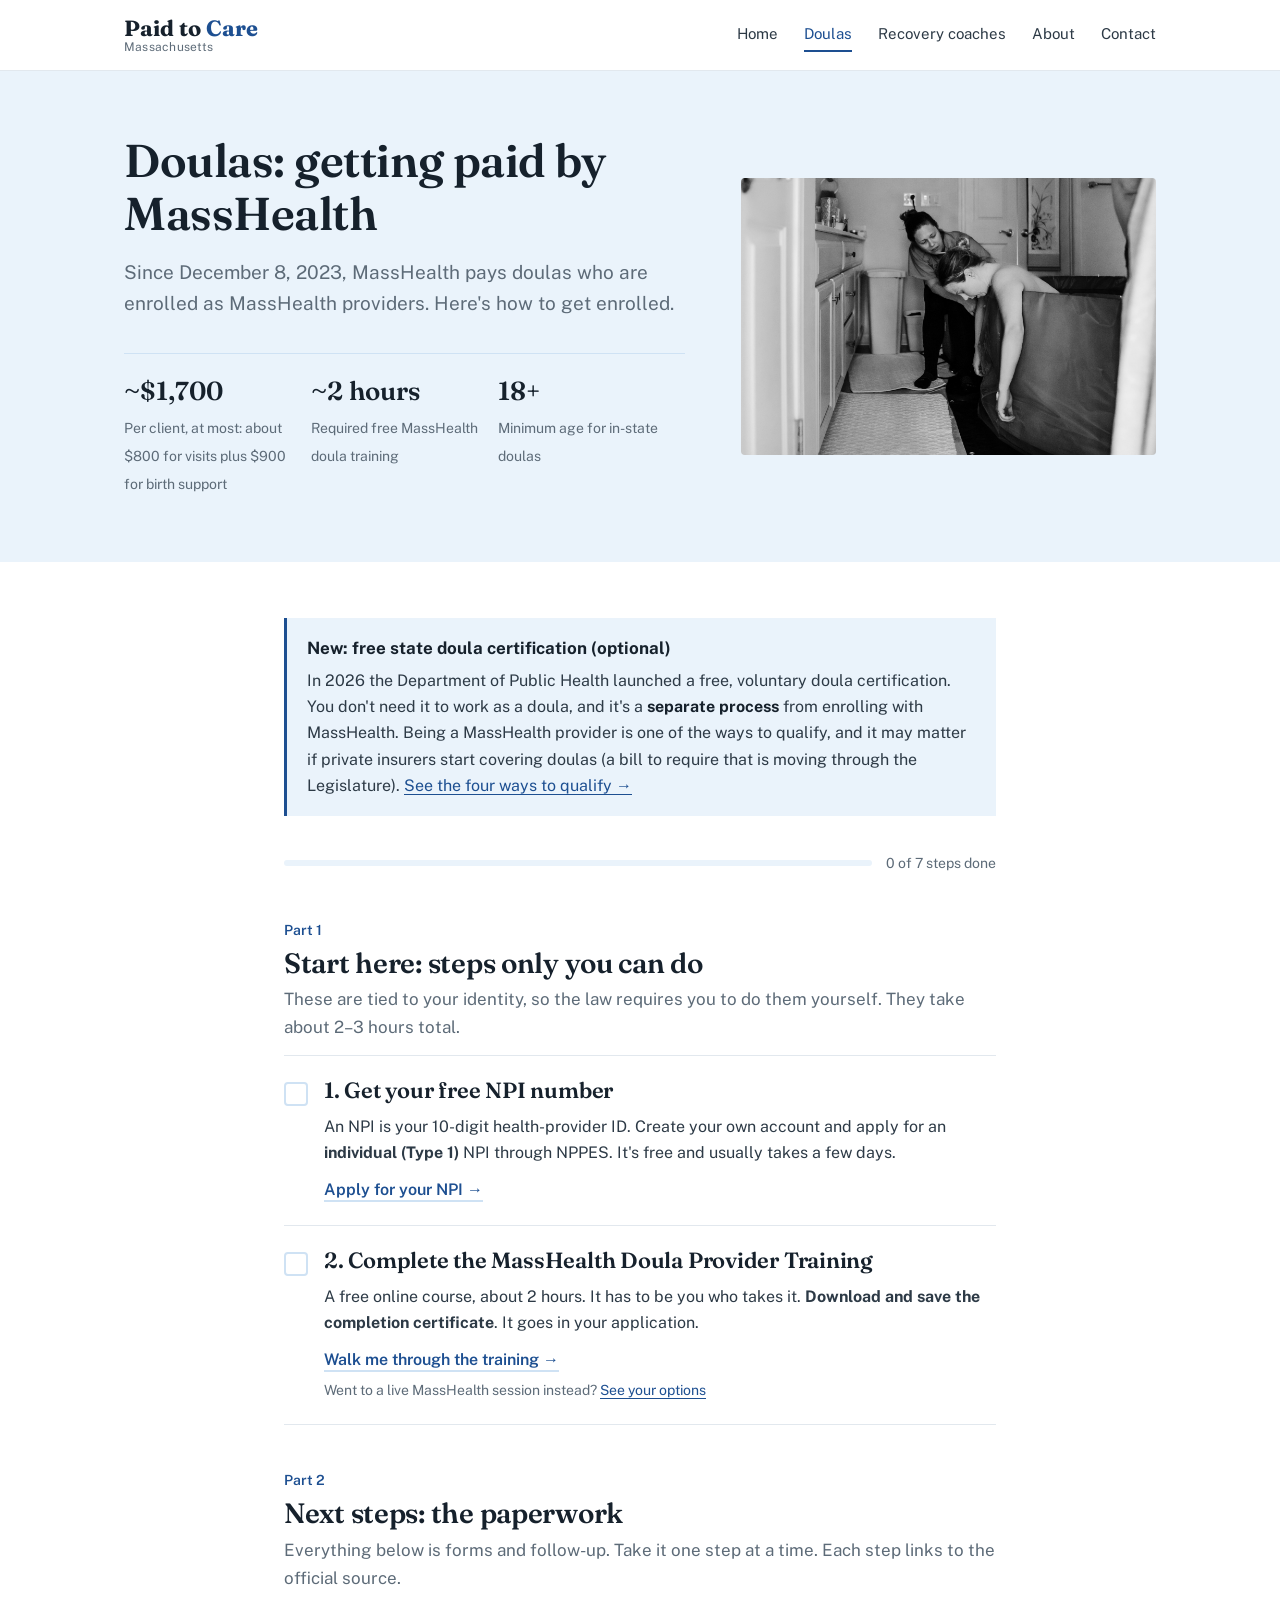
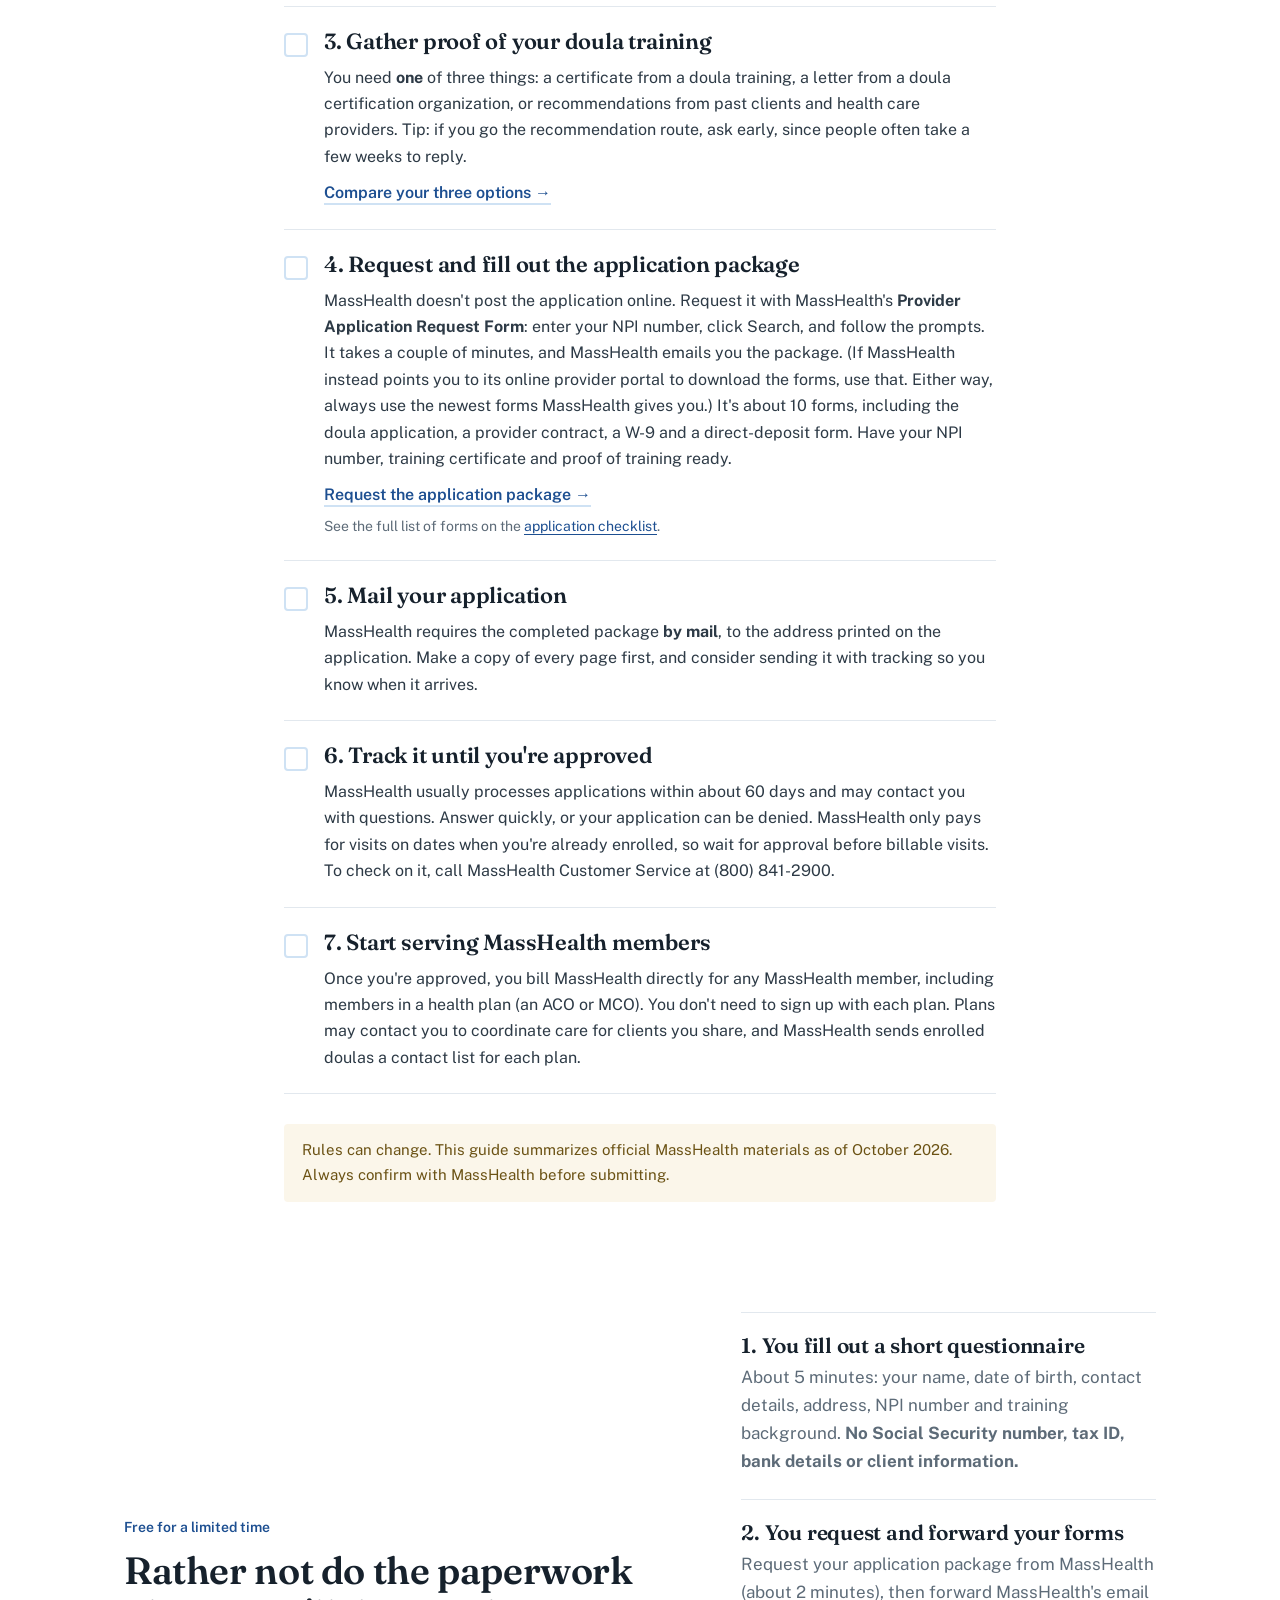
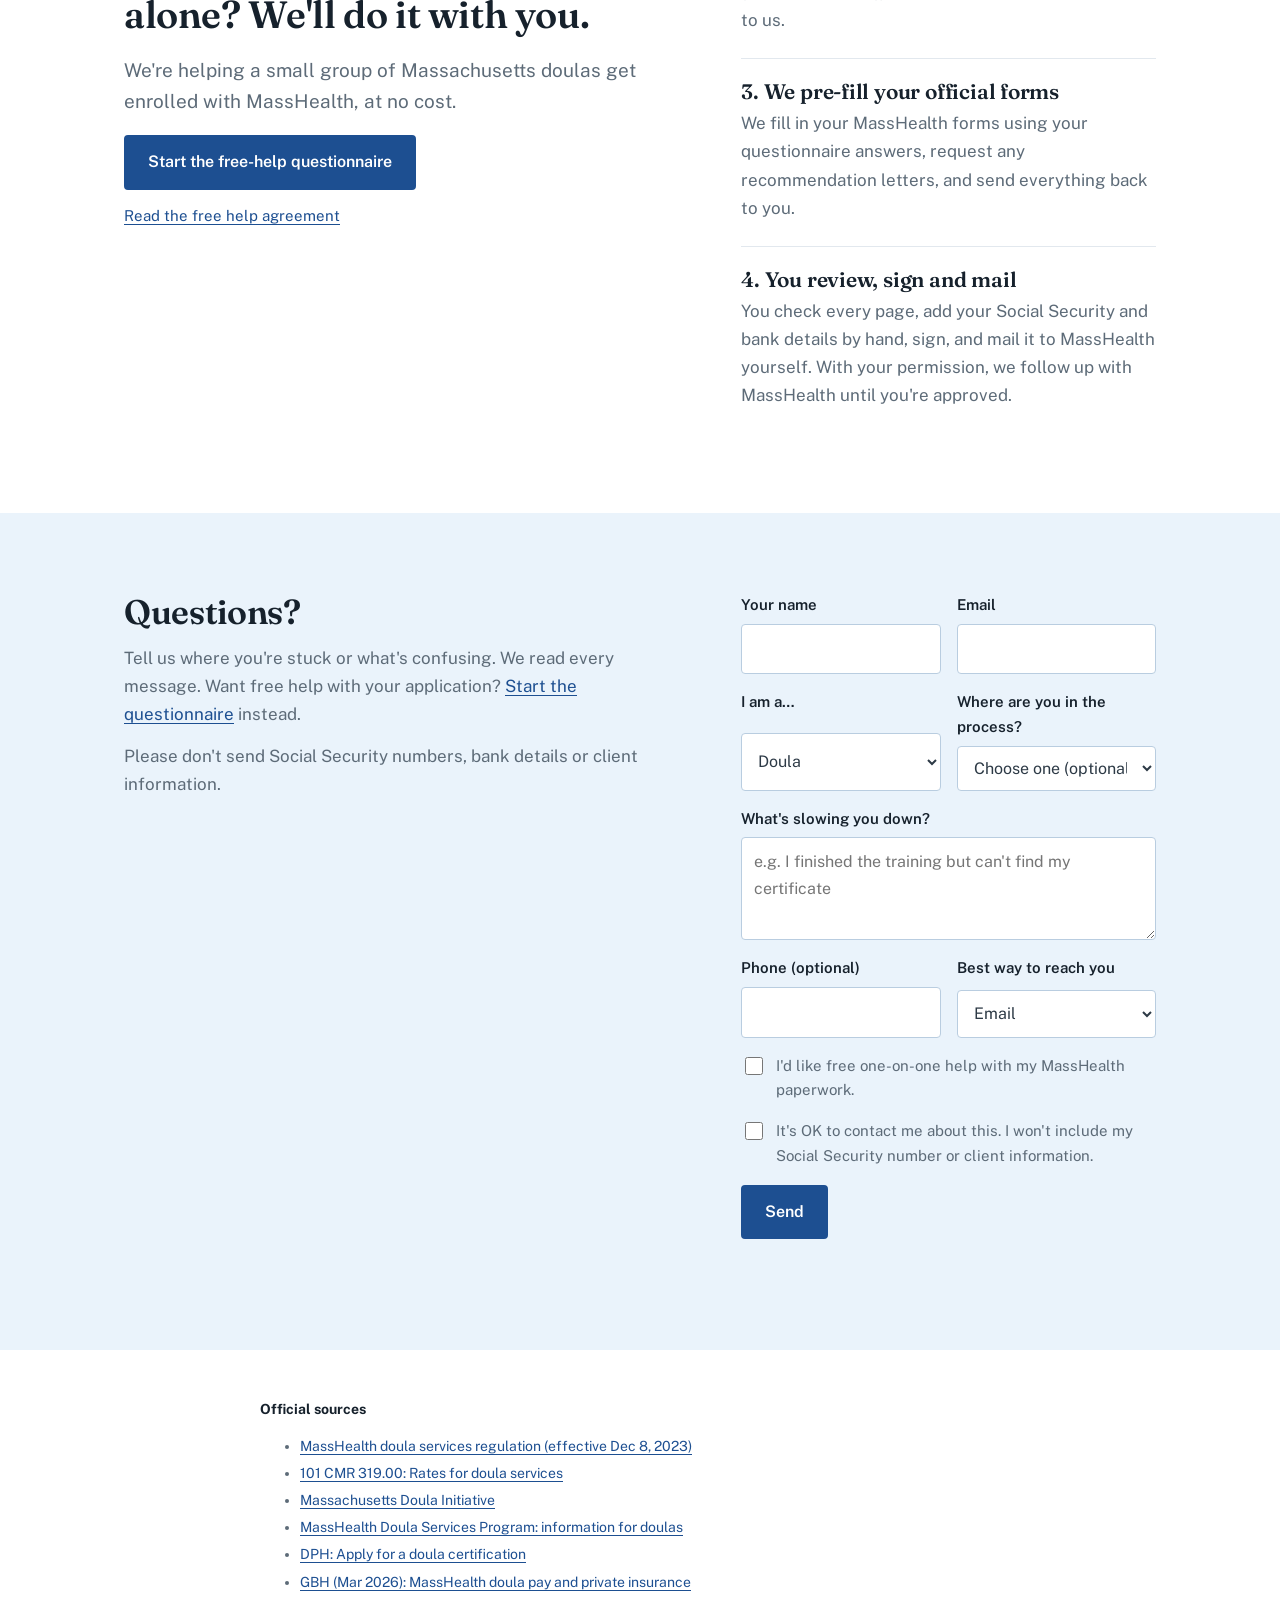
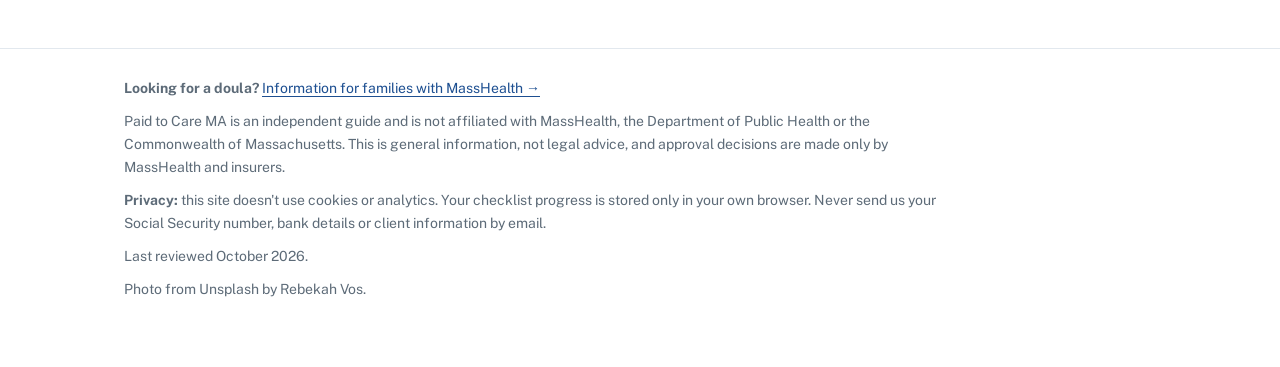
<file: guides.html>
<!doctype html>
<html lang="en"><head><meta charset="utf-8"><meta name="viewport" content="width=device-width, initial-scale=1">
<title>Guides · Paid to Care MA</title>
<script>location.replace(location.hash === "#coach" ? "coaches.html" : "doulas.html");</script>
<meta http-equiv="refresh" content="0; url=doulas.html">
<style>body{font-family:sans-serif;padding:24px;background:#fff;color:#0f2742}</style>
</head><body><p>Moved: <a href="doulas.html">Doula guide</a> · <a href="coaches.html">Recovery coach guide</a></p></body></html>
</file>
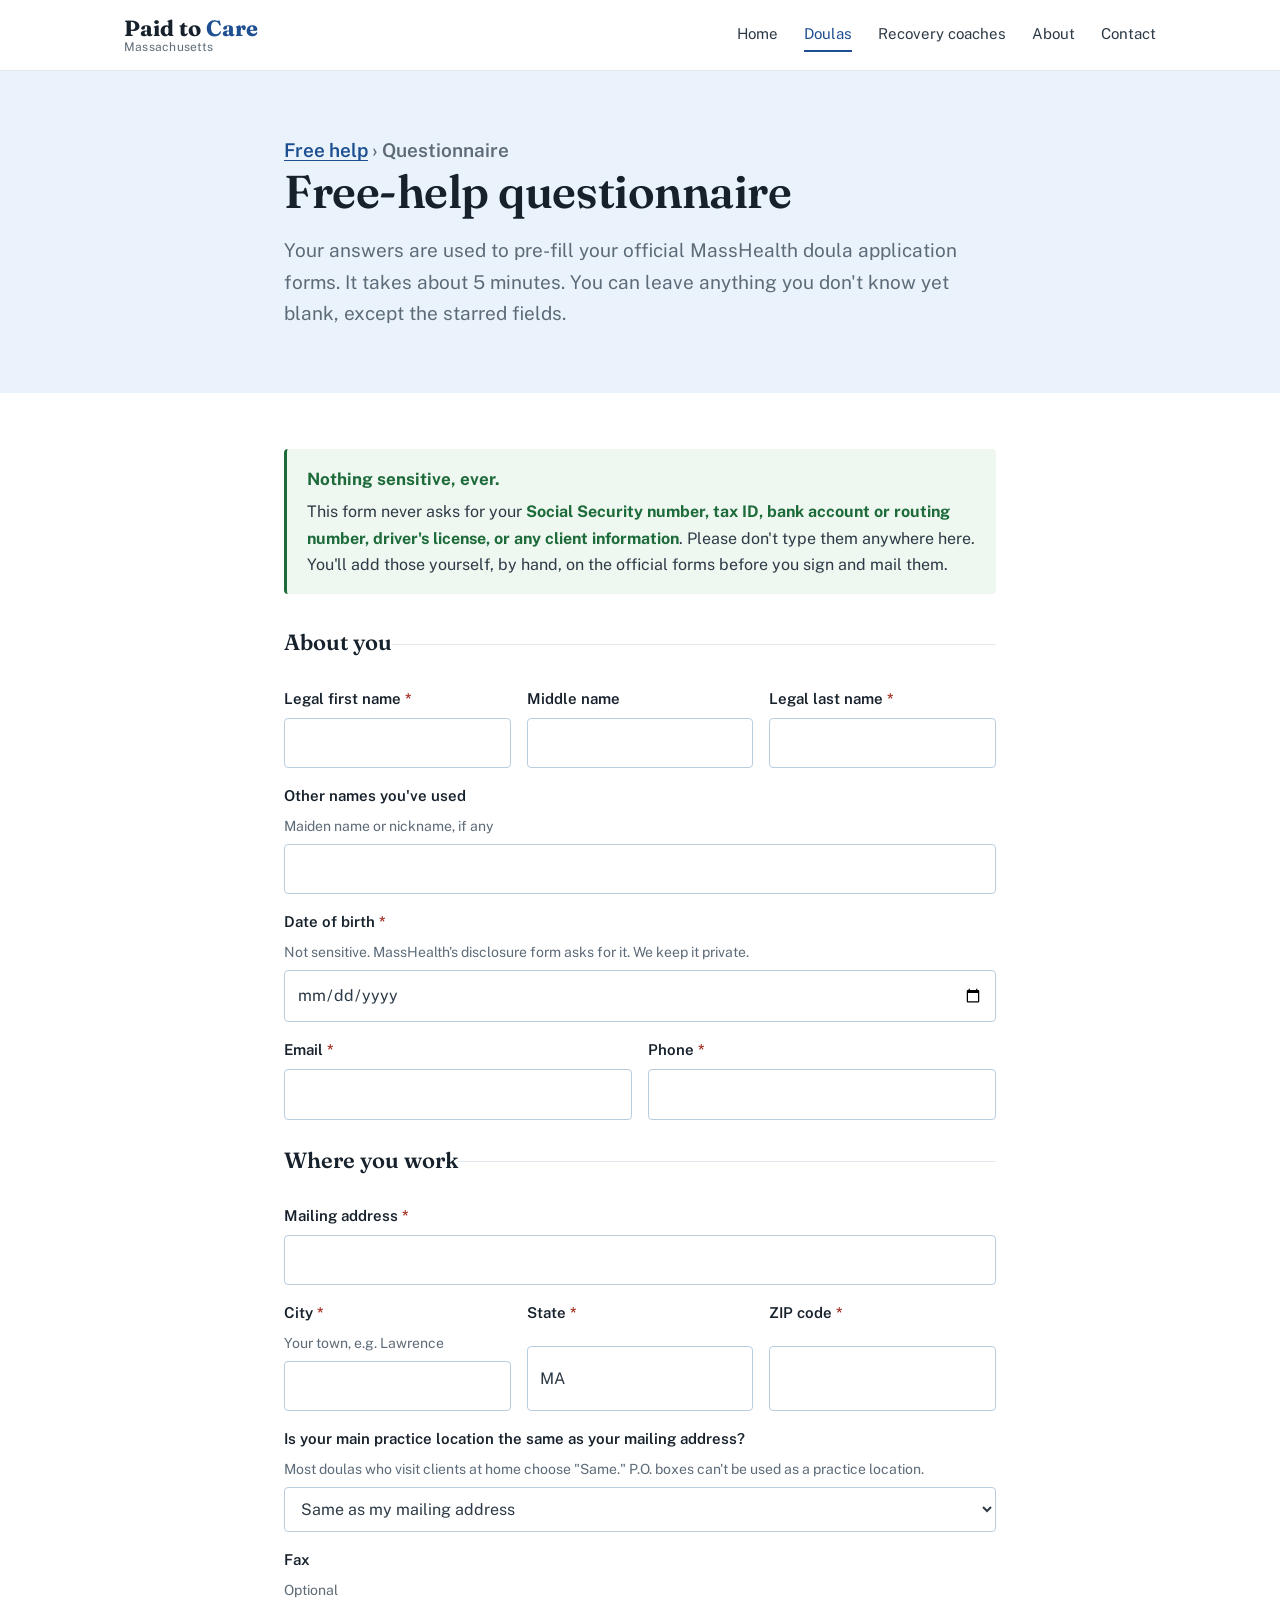
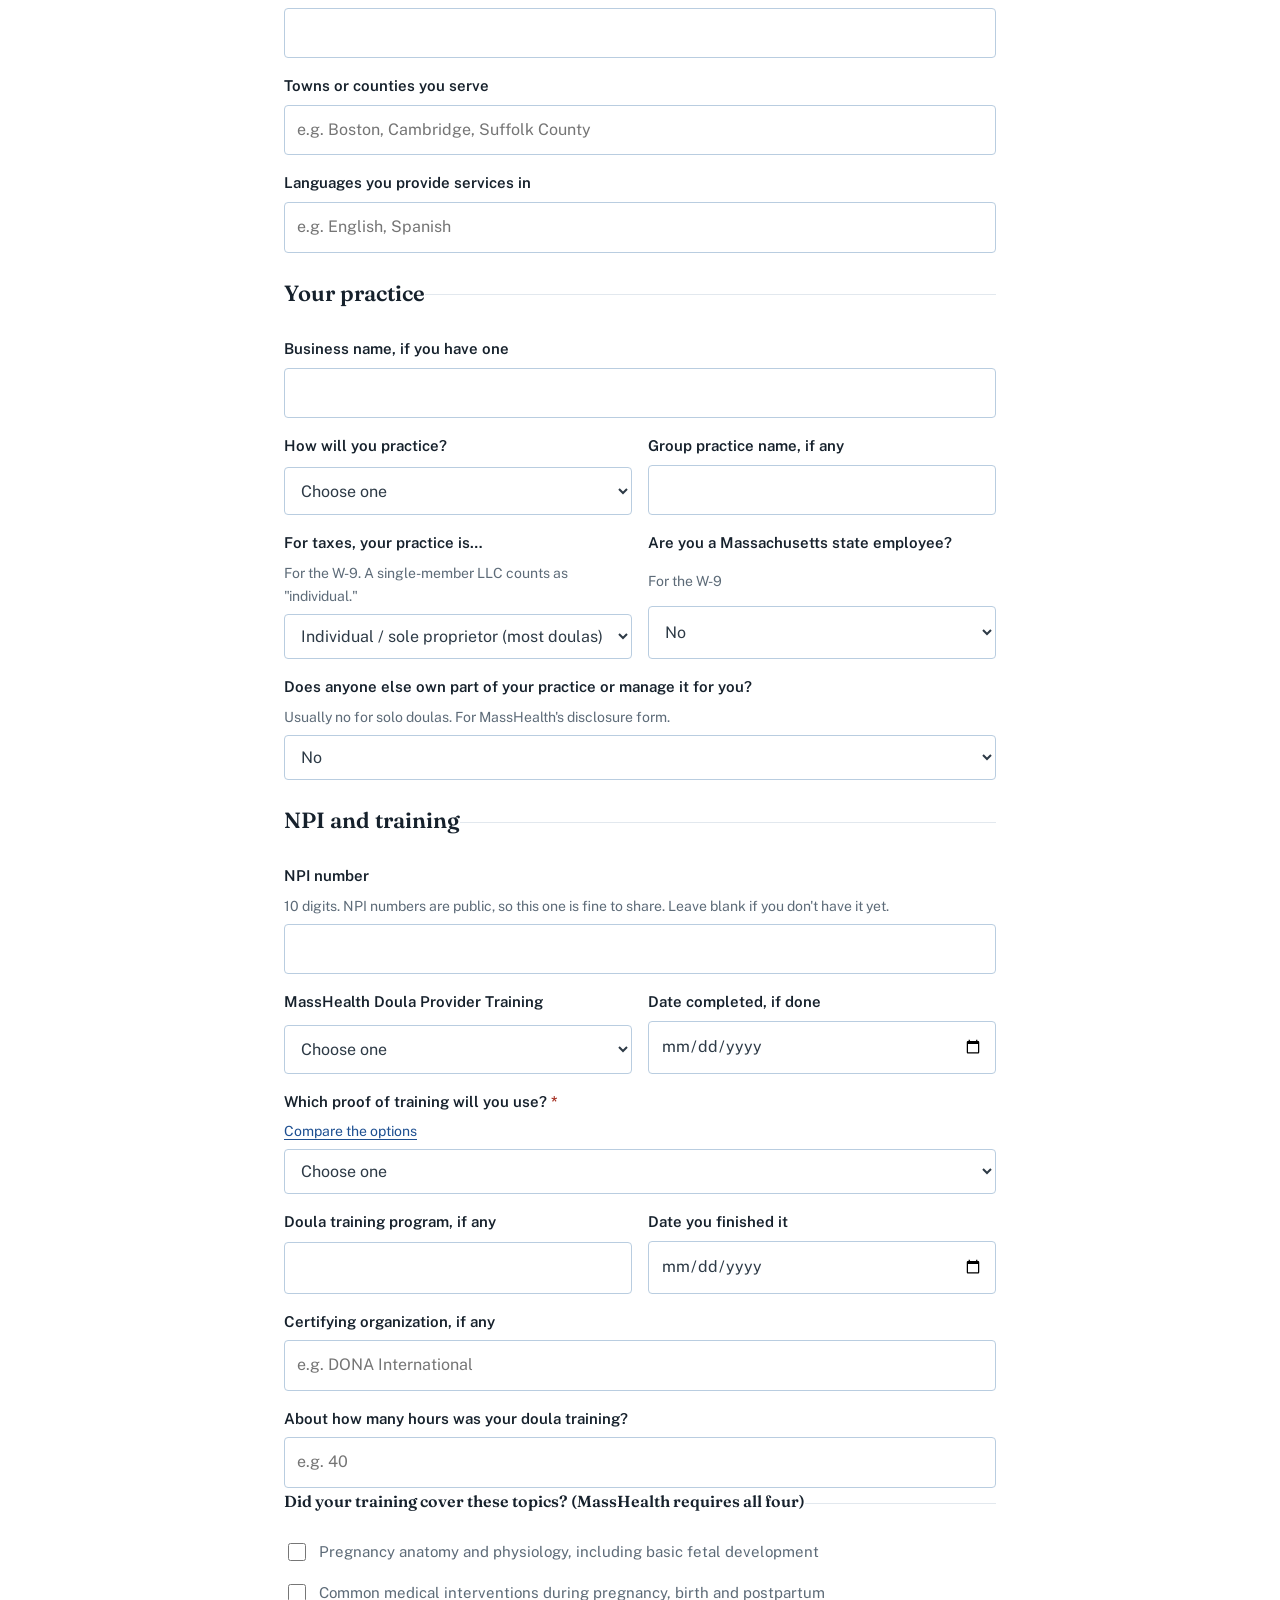
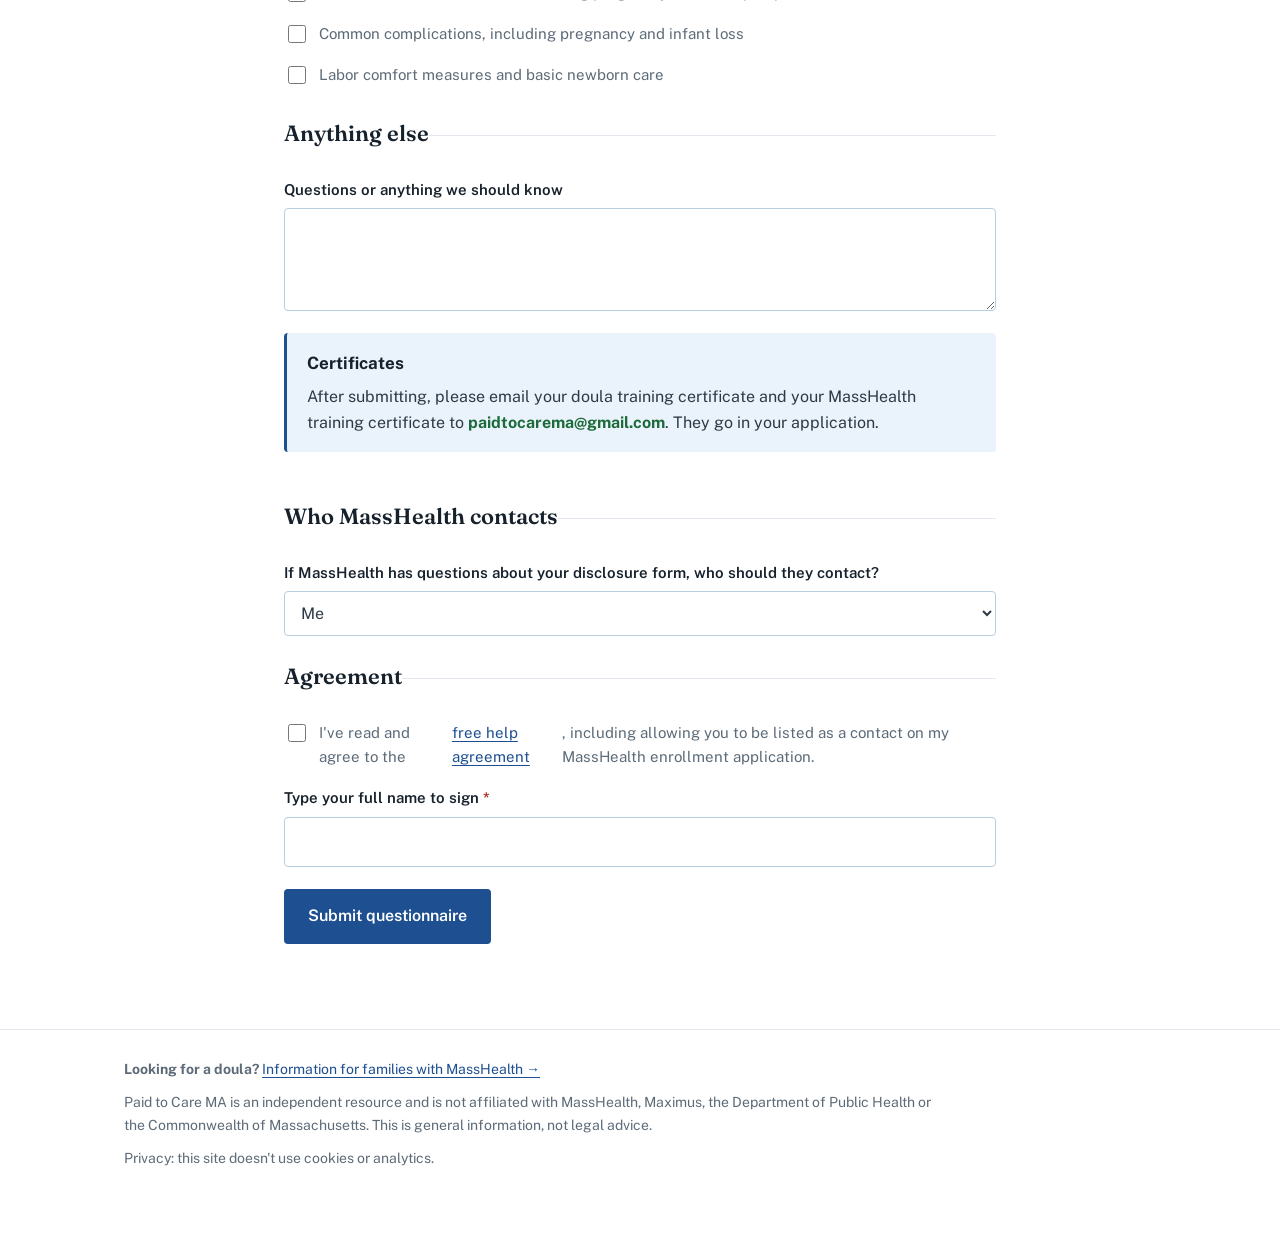
<file: intake.html>
<!doctype html>
<html lang="en">
<head>
<meta charset="utf-8">
<meta name="viewport" content="width=device-width, initial-scale=1">
<title>Free-help questionnaire · Paid to Care MA</title>
<meta name="description" content="Answer a few non-sensitive questions so we can pre-fill your MassHealth doula application forms.">
<link rel="icon" href="data:image/svg+xml,%3Csvg xmlns=%22http://www.w3.org/2000/svg%22 viewBox=%220 0 32 32%22%3E%3Crect width=%2232%22 height=%2232%22 rx=%228%22 fill=%22%231d4f91%22/%3E%3Cpath d=%22M9 16.5l4.5 4.5L23 11.5%22 fill=%22none%22 stroke=%22white%22 stroke-width=%223%22 stroke-linecap=%22round%22 stroke-linejoin=%22round%22/%3E%3C/svg%3E">
<meta property="og:type" content="website">
<meta property="og:title" content="Free-help questionnaire · Paid to Care MA">
<meta property="og:description" content="Answer a few non-sensitive questions so we can pre-fill your MassHealth doula application forms.">
<meta property="og:image" content="https://desouzd.github.io/paid-to-care/img/pregnant.jpg">
<meta name="twitter:card" content="summary_large_image">
<link rel="preconnect" href="https://fonts.googleapis.com">
<link rel="preconnect" href="https://fonts.gstatic.com" crossorigin>
<link href="https://fonts.googleapis.com/css2?family=Fraunces:ital,opsz,wght@0,9..144,500;0,9..144,600;0,9..144,700;1,9..144,500&family=Public+Sans:wght@400;600;700&display=swap" rel="stylesheet">
<link rel="stylesheet" href="styles.css?v=14">
</head><body>
<header class="top"><div class="wrap">
  <a class="logo" href="index.html"><span class="name">Paid to <span>Care</span></span><small>Massachusetts</small></a>
  <nav class="navlinks"><a href="index.html">Home</a><a href="doulas.html" class="on">Doulas</a><a href="coaches.html">Recovery coaches</a><a href="index.html#about">About</a><a href="doulas.html#help">Contact</a></nav>
</div></header>

<main>
  <section class="page-head"><div class="wrap narrow">
    <p class="label"><a href="doulas.html#free-help">Free help</a> › Questionnaire</p>
    <h1>Free-help questionnaire</h1>
    <p>Your answers are used to pre-fill your official MassHealth doula application forms. It takes about 5 minutes. You can leave anything you don't know yet blank, except the starred fields.</p>
  </div></section>

  <section class="guide-body"><div class="wrap narrow">
    <div class="safe">
      <b>Nothing sensitive, ever.</b>
      <p>This form never asks for your <b>Social Security number, tax ID, bank account or routing number, driver's license, or any client information</b>. Please don't type them anywhere here. You'll add those yourself, by hand, on the official forms before you sign and mail them.</p>
    </div>

    <form class="lead intake" novalidate>
      <fieldset><legend>About you</legend>
        <div class="f3"><label><span>Legal first name <span class="req">*</span></span><input name="first_name" type="text" required autocomplete="given-name" maxlength="60"></label><label>Middle name<input name="middle_name" type="text" autocomplete="additional-name" maxlength="60"></label><label><span>Legal last name <span class="req">*</span></span><input name="last_name" type="text" required autocomplete="family-name" maxlength="60"></label></div>
        <label><span>Other names you've used</span><span class="hint">Maiden name or nickname, if any</span><input name="other_names" type="text" maxlength="150"></label>
        <label><span>Date of birth <span class="req">*</span></span><span class="hint">Not sensitive. MassHealth's disclosure form asks for it. We keep it private.</span><input name="date_of_birth" type="date" required></label>
        <div class="f2"><label><span>Email <span class="req">*</span></span><input name="email" type="email" required autocomplete="email" maxlength="200"></label><label><span>Phone <span class="req">*</span></span><input name="phone" type="tel" required autocomplete="tel" maxlength="30"></label></div>
      </fieldset>

      <fieldset><legend>Where you work</legend>
        <label><span>Mailing address <span class="req">*</span></span><input name="street" type="text" required autocomplete="street-address" maxlength="150"></label>
        <div class="f3"><label><span>City <span class="req">*</span></span><span class="hint">Your town, e.g. Lawrence</span><input name="city" type="text" required autocomplete="address-level2" maxlength="80"></label><label><span>State <span class="req">*</span></span><input name="state" type="text" required autocomplete="address-level1" maxlength="20" value="MA"></label><label><span>ZIP code <span class="req">*</span></span><input name="zip" type="text" required autocomplete="postal-code" maxlength="12"></label></div>
        <label>Is your main practice location the same as your mailing address?<span class="hint">Most doulas who visit clients at home choose "Same." P.O. boxes can't be used as a practice location.</span>
          <select name="psl_same"><option value="yes">Same as my mailing address</option><option value="no">Different address</option></select></label>
        <div class="psl-fields" hidden>
          <label>Practice street address<input name="psl_street" maxlength="150"></label>
          <div class="f3"><label>City<input name="psl_city" maxlength="80"></label><label>State<input name="psl_state" maxlength="20" value="MA"></label><label>ZIP code<input name="psl_zip" maxlength="12"></label></div>
        </div>
        <label><span>Fax</span><span class="hint">Optional</span><input name="fax" type="tel" maxlength="30"></label>
        <label>Towns or counties you serve<input name="service_area" type="text" maxlength="300" placeholder="e.g. Boston, Cambridge, Suffolk County"></label>
        <label>Languages you provide services in<input name="languages" type="text" maxlength="200" placeholder="e.g. English, Spanish"></label>
      </fieldset>

      <fieldset><legend>Your practice</legend>
        <label>Business name, if you have one<input name="business_name" type="text" maxlength="150"></label>
        <div class="f2">
          <label>How will you practice?<select name="practice_type"><option value="">Choose one</option><option value="solo">On my own</option><option value="group">Only as part of a group practice</option><option value="both">Both</option></select></label>
          <label>Group practice name, if any<input name="group_name" type="text" maxlength="150"></label>
        </div>
        <div class="group-fields" hidden>
          <label>Is your group practice enrolled with MassHealth?<select name="group_mh_enrolled"><option value="">Choose one</option><option value="yes">Yes</option><option value="no">No</option><option value="not_sure">Not sure</option></select></label>
          <div class="f2"><label>Group NPI, if you know it<input name="group_npi" inputmode="numeric" maxlength="10"></label><label>Group MassHealth provider ID, if you know it<input name="group_mh_id" maxlength="20"></label></div>
        </div>
        <div class="f2">
          <label>For taxes, your practice is…<span class="hint">For the W-9. A single-member LLC counts as "individual."</span><select name="tax_class"><option value="individual">Individual / sole proprietor (most doulas)</option><option value="llc">LLC with more than one member</option><option value="other">Something else</option></select></label>
          <label>Are you a Massachusetts state employee?<span class="hint">For the W-9</span><select name="state_employee"><option value="no">No</option><option value="yes">Yes</option></select></label>
        </div>
        <label>Does anyone else own part of your practice or manage it for you?<span class="hint">Usually no for solo doulas. For MassHealth's disclosure form.</span><select name="ownership_others"><option value="no">No</option><option value="yes">Yes</option></select></label>
      </fieldset>

      <fieldset><legend>NPI and training</legend>
        <label><span>NPI number</span><span class="hint">10 digits. NPI numbers are public, so this one is fine to share. Leave blank if you don't have it yet.</span><input name="npi" type="text" inputmode="numeric" maxlength="10"></label>
        <div class="f2">
          <label>MassHealth Doula Provider Training<select name="mh_training"><option value="">Choose one</option><option value="done">Completed</option><option value="in_progress">In progress</option><option value="not_started">Not started</option><option value="live_session">Attended a full live session</option></select></label>
          <label>Date completed, if done<input name="mh_training_date" type="date" ></label>
        </div>
        <label><span>Which proof of training will you use? <span class="req">*</span></span><span class="hint"><a href="options.html#proof" target="_blank">Compare the options</a></span>
          <select name="pathway" required><option value="">Choose one</option><option value="training">A doula training certificate or certifying organization</option><option value="experience">Recommendations (experience pathway)</option><option value="not_sure">Not sure yet</option></select></label>
        <div class="f2"><label>Doula training program, if any<input name="training_program" type="text" maxlength="200"></label><label>Date you finished it<input name="training_date" type="date" ></label></div>
        <label>Certifying organization, if any<input name="certifying_org" type="text" maxlength="150" placeholder="e.g. DONA International"></label>
        <div class="training-fields">
          <label>About how many hours was your doula training?<input name="training_hours" inputmode="numeric" maxlength="5" placeholder="e.g. 40"></label>
          <fieldset class="checks"><legend style="font-size:16px">Did your training cover these topics? (MassHealth requires all four)</legend>
            <label class="check"><input type="checkbox" name="comp_anatomy" value="yes"> Pregnancy anatomy and physiology, including basic fetal development</label>
            <label class="check"><input type="checkbox" name="comp_interventions" value="yes"> Common medical interventions during pregnancy, birth and postpartum</label>
            <label class="check"><input type="checkbox" name="comp_complications" value="yes"> Common complications, including pregnancy and infant loss</label>
            <label class="check"><input type="checkbox" name="comp_comfort_newborn" value="yes"> Labor comfort measures and basic newborn care</label>
          </fieldset>
        </div>
        <div class="rec-fields" hidden>
          <p class="hint" style="margin:0">For the experience pathway, MassHealth needs recommendation forms from 3 past clients and 2 licensed health care providers (like a midwife, nurse or physician) who saw your work in the last 5 years. Add who you'd like to ask. We'll only contact them to request your recommendation.</p>
          <label>Past client 1 (name, and phone or email)<input name="rec_client_1" maxlength="200"></label>
          <label>Past client 2<input name="rec_client_2" maxlength="200"></label>
          <label>Past client 3<input name="rec_client_3" maxlength="200"></label>
          <label>Health care provider 1 (name, role, and phone or email)<input name="rec_provider_1" maxlength="200"></label>
          <label>Health care provider 2<input name="rec_provider_2" maxlength="200"></label>
        </div>
      </fieldset>

      <fieldset><legend>Anything else</legend>
        <label>Questions or anything we should know<textarea name="notes" rows="3" maxlength="2000"></textarea></label>
      </fieldset>

      <div class="safe" style="background:var(--sky);border-left-color:var(--accent)"><b style="color:var(--ink)">Certificates</b><p>After submitting, please email your doula training certificate and your MassHealth training certificate to <b>paidtocarema@gmail.com</b>. They go in your application.</p></div>

      <fieldset><legend>Who MassHealth contacts</legend>
        <label>If MassHealth has questions about your disclosure form, who should they contact?<select name="mh_contact"><option value="me">Me</option><option value="ptc">Paid to Care MA</option></select></label>
      </fieldset>

      <fieldset><legend>Agreement</legend>
        <label class="check"><input type="checkbox" name="agree"> I've read and agree to the <a href="agreement.html" target="_blank">free help agreement</a>, including allowing you to be listed as a contact on my MassHealth enrollment application.</label>
        <label><span>Type your full name to sign <span class="req">*</span></span><input name="esign" type="text" required maxlength="120" autocomplete="name"></label>
      </fieldset>

      <label class="hp" aria-hidden="true">Website<input name="website" tabindex="-1" autocomplete="off"></label>
      <button class="btn" type="submit">Submit questionnaire</button>
      <p class="form-msg" role="status" aria-live="polite"></p>
    </form>
    <div class="next-steps" id="intake-done" hidden>
      <h3>Thank you! Here's what's next</h3>
      <ol>
        <li><b>Once you have your NPI number</b>, request your application package from MassHealth (about 2 minutes): <a href="https://masshealth.ehs.state.ma.us/ProviderSelfService/Home/ApplicationRequest/" target="_blank" rel="noopener">MassHealth's request form</a>.</li>
        <li><b>When MassHealth emails you the package</b>, forward that email to <b>paidtocarema@gmail.com</b>.</li>
        <li>We pre-fill your forms from your answers and send them back. You review them, add your Social Security and bank details by hand, sign, and mail them to MassHealth.</li>
      </ol>
      <p>Questions anytime: paidtocarema@gmail.com</p>
    </div>
  </div></section>
</main>
<footer><div class="wrap">
  <p><b>Looking for a doula?</b> <a href="families.html">Information for families with MassHealth →</a></p>
  <p>Paid to Care MA is an independent resource and is not affiliated with MassHealth, Maximus, the Department of Public Health or the Commonwealth of Massachusetts. This is general information, not legal advice.</p>
  <p>Privacy: this site doesn't use cookies or analytics.</p>
</div></footer>
<script src="nav.js?v=2"></script>
<script src="intake.js?v=4"></script>
</body>
</html>
</file>
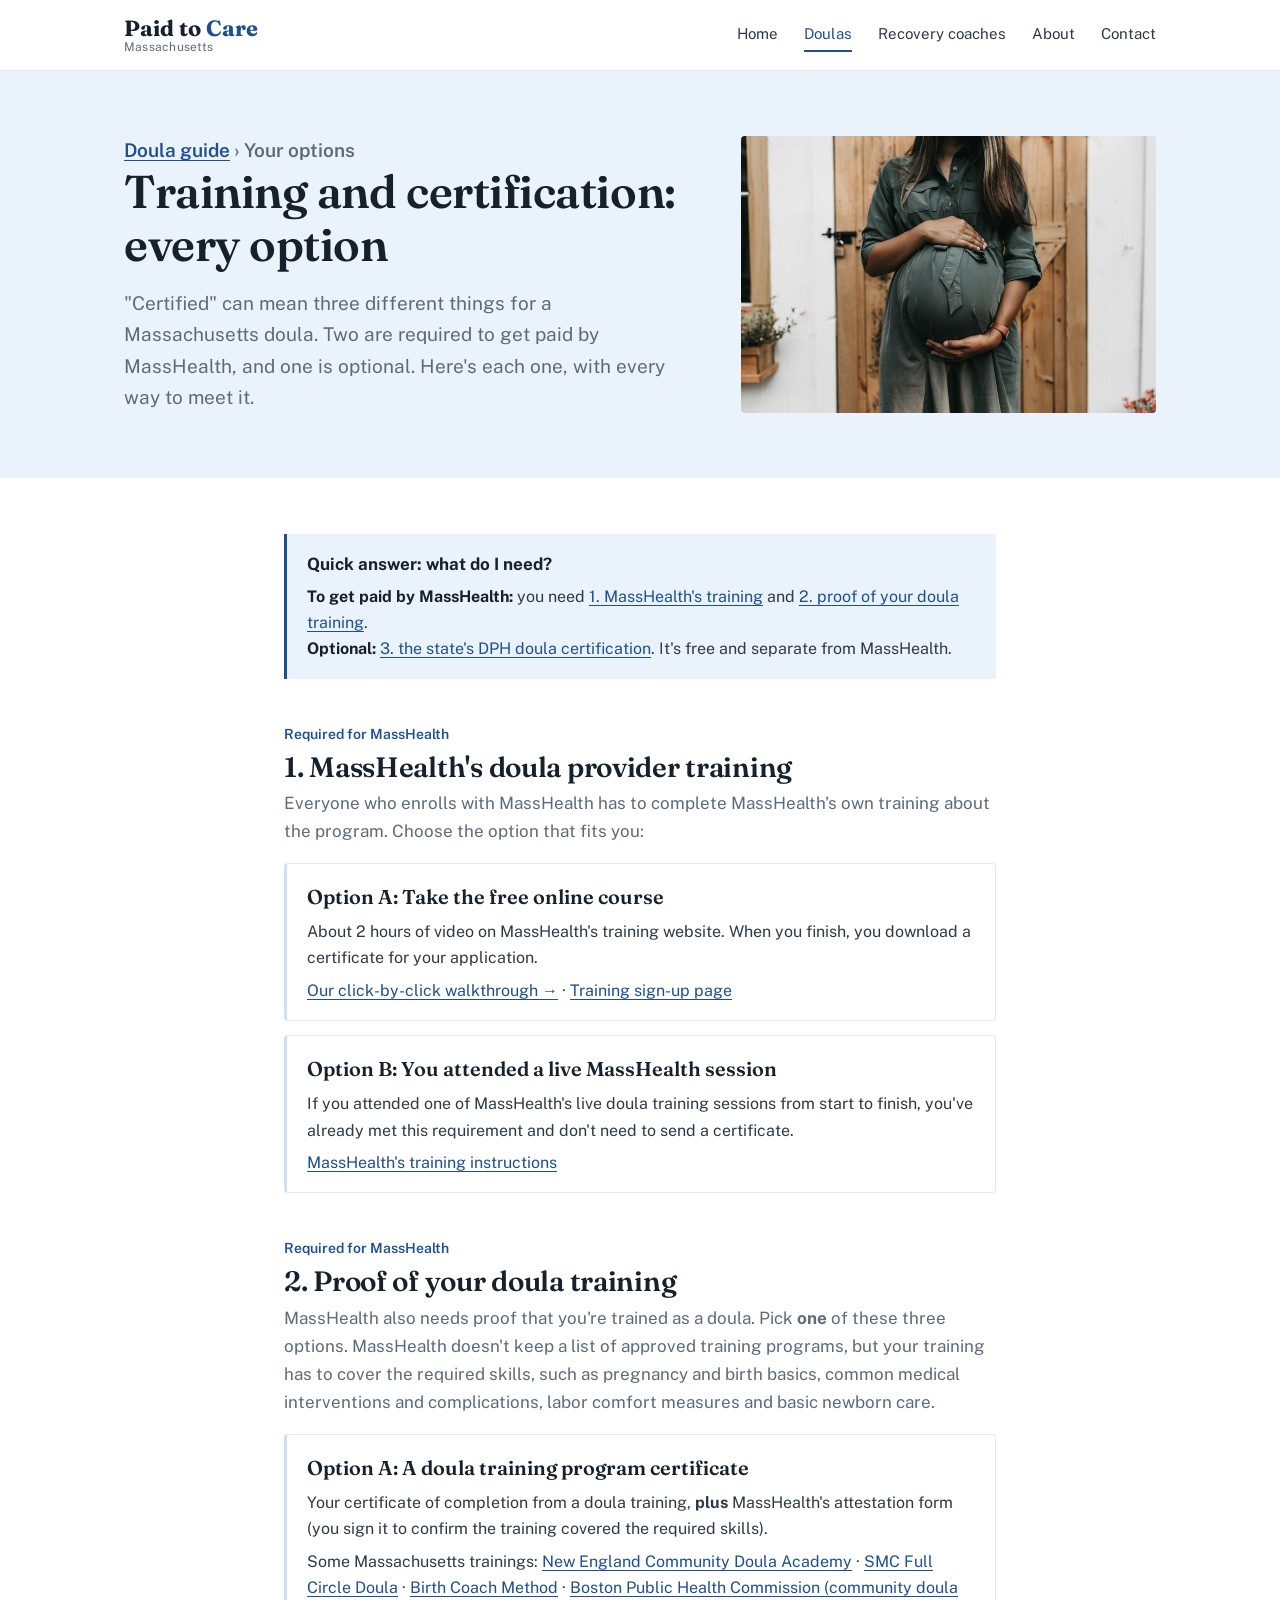
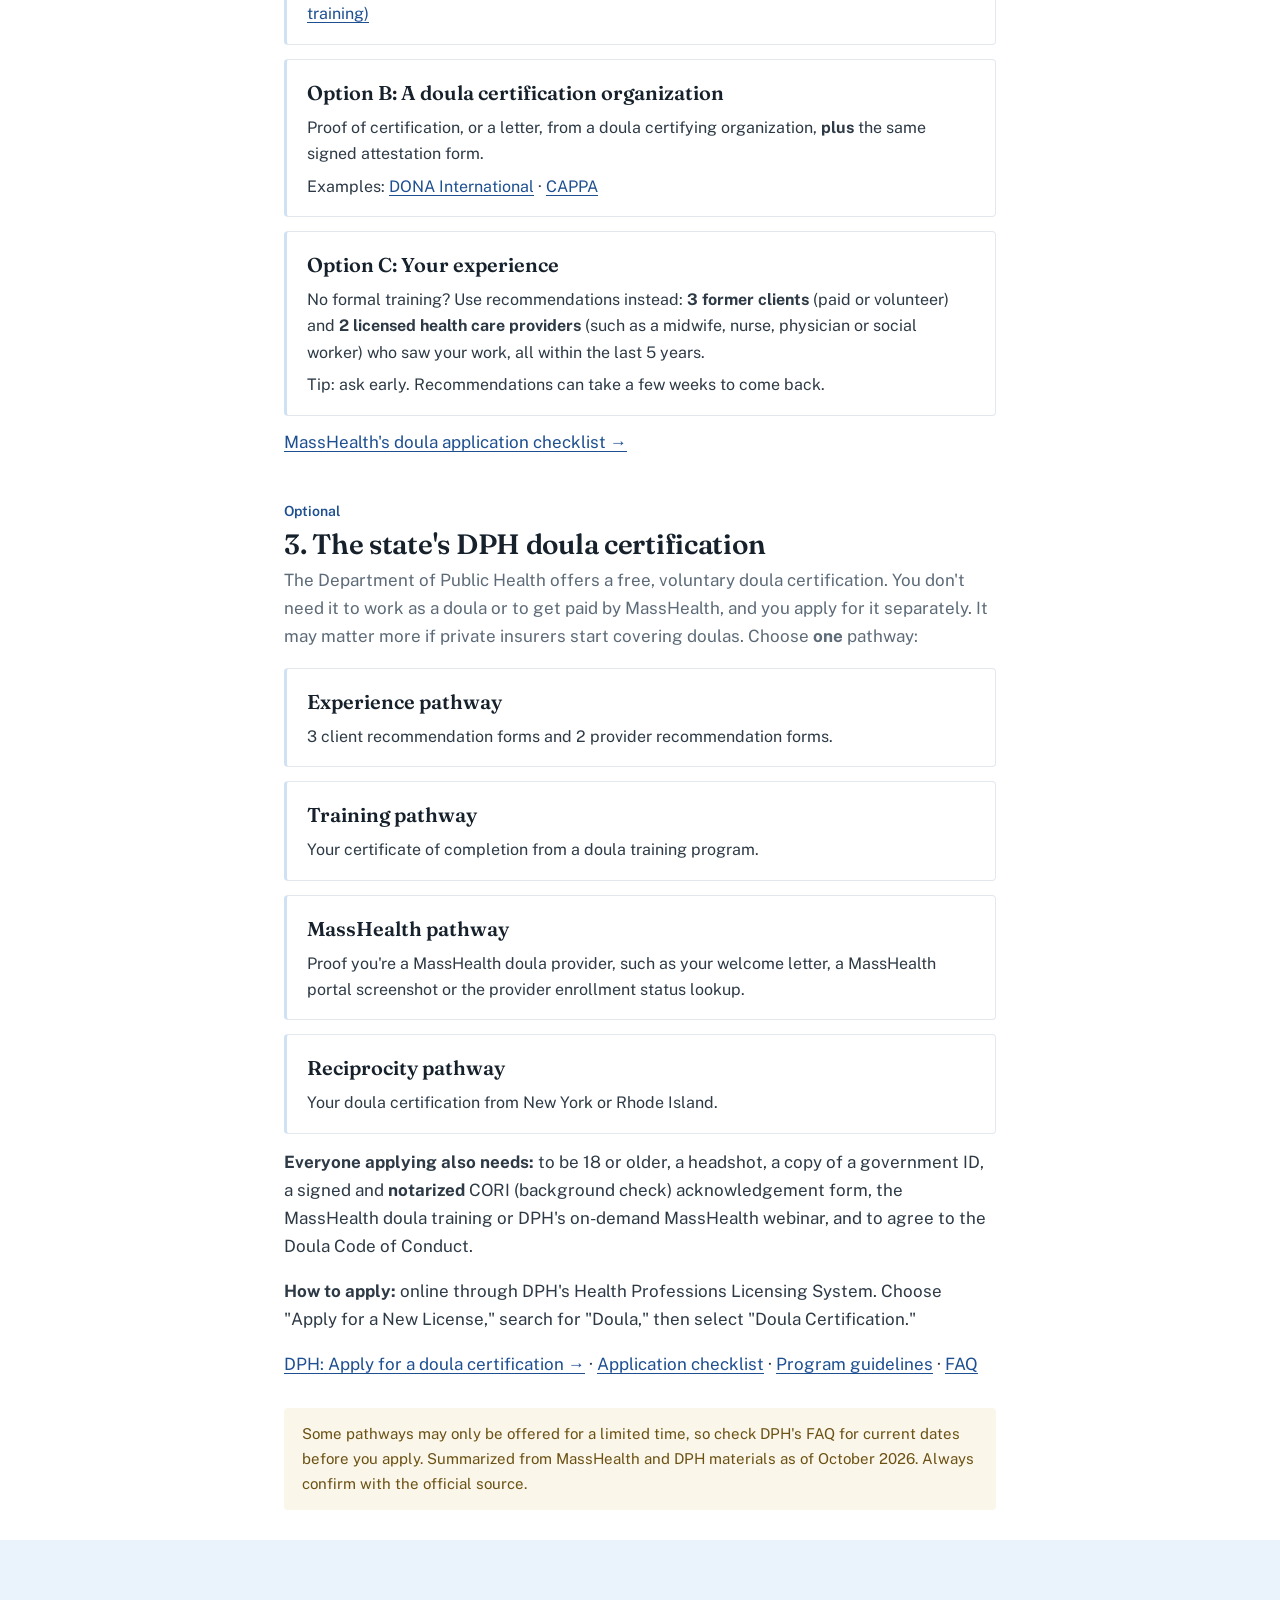
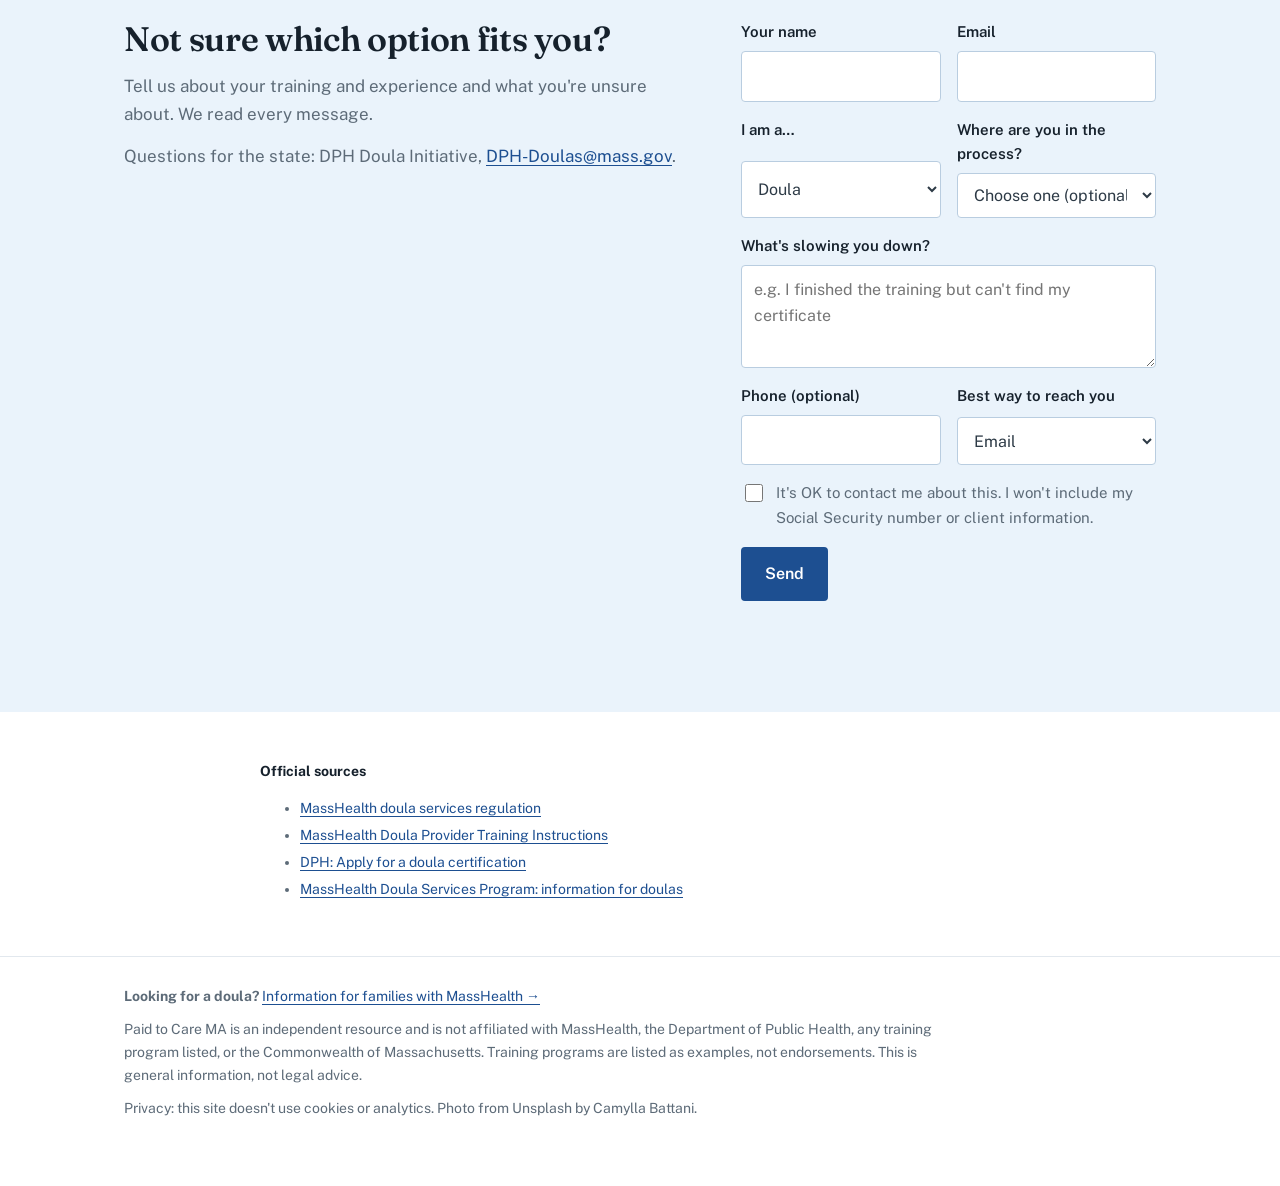
<file: options.html>
<!doctype html>
<html lang="en">
<head>
<meta charset="utf-8">
<meta name="viewport" content="width=device-width, initial-scale=1">
<title>Training and certification options for doulas · Paid to Care MA</title>
<meta name="description" content="Every way to meet the MassHealth doula training requirements and the optional state doula certification in Massachusetts, with links for each path.">
<link rel="icon" href="data:image/svg+xml,%3Csvg xmlns=%22http://www.w3.org/2000/svg%22 viewBox=%220 0 32 32%22%3E%3Crect width=%2232%22 height=%2232%22 rx=%228%22 fill=%22%231d4f91%22/%3E%3Cpath d=%22M9 16.5l4.5 4.5L23 11.5%22 fill=%22none%22 stroke=%22white%22 stroke-width=%223%22 stroke-linecap=%22round%22 stroke-linejoin=%22round%22/%3E%3C/svg%3E">
<meta property="og:type" content="website">
<meta property="og:title" content="Training and certification options for doulas · Paid to Care MA">
<meta property="og:description" content="Every way to meet the MassHealth doula training requirements and the optional state doula certification in Massachusetts, with links for each path.">
<meta property="og:image" content="https://desouzd.github.io/paid-to-care/img/pregnant.jpg">
<meta property="og:url" content="https://desouzd.github.io/paid-to-care/options.html">
<meta property="og:image:alt" content="A pregnant woman resting her hands on her belly">
<meta property="og:site_name" content="Paid to Care MA">
<meta name="twitter:card" content="summary_large_image">
<link rel="preconnect" href="https://fonts.googleapis.com">
<link rel="preconnect" href="https://fonts.gstatic.com" crossorigin>
<link href="https://fonts.googleapis.com/css2?family=Fraunces:ital,opsz,wght@0,9..144,500;0,9..144,600;0,9..144,700;1,9..144,500&family=Public+Sans:wght@400;600;700&display=swap" rel="stylesheet">
<link rel="stylesheet" href="styles.css?v=14">
</head>
<body>
<header class="top"><div class="wrap">
  <a class="logo" href="index.html"><span class="name">Paid to <span>Care</span></span><small>Massachusetts</small></a>
  <nav class="navlinks"><a href="index.html">Home</a><a href="doulas.html" class="on">Doulas</a><a href="coaches.html">Recovery coaches</a><a href="index.html#about">About</a><a href="#help">Contact</a></nav>
</div></header>

<main>
  <section class="page-head"><div class="wrap split wide-text">
    <div>
      <p class="label"><a href="doulas.html">Doula guide</a> › Your options</p>
      <h1>Training and certification: every option</h1>
      <p>"Certified" can mean three different things for a Massachusetts doula. Two are required to get paid by MassHealth, and one is optional. Here's each one, with every way to meet it.</p>
    </div>
    <figure class="photo wide"><img src="img/pregnant.jpg" alt="A pregnant woman resting her hands on her belly" width="1600" height="1067"></figure>
  </div></section>

  <section class="guide-body"><div class="wrap narrow">
    <div class="info">
      <b>Quick answer: what do I need?</b>
      <p><b>To get paid by MassHealth:</b> you need <a href="#masshealth-training">1. MassHealth's training</a> and <a href="#proof">2. proof of your doula training</a>.<br>
      <b>Optional:</b> <a href="#dph">3. the state's DPH doula certification</a>. It's free and separate from MassHealth.</p>
    </div>

    <div class="phase" id="masshealth-training"><span class="phase-num">Required for MassHealth</span><h3>1. MassHealth's doula provider training</h3>
      <p>Everyone who enrolls with MassHealth has to complete MassHealth's own training about the program. Choose the option that fits you:</p></div>
    <div class="options">
      <div class="option">
        <h4>Option A: Take the free online course</h4>
        <p>About 2 hours of video on MassHealth's training website. When you finish, you download a certificate for your application.</p>
        <p><a href="training.html">Our click-by-click walkthrough →</a> · <a href="https://masshealth.inquisiqlms.com/Register.aspx" target="_blank" rel="noopener">Training sign-up page</a></p>
      </div>
      <div class="option">
        <h4>Option B: You attended a live MassHealth session</h4>
        <p>If you attended one of MassHealth's live doula training sessions from start to finish, you've already met this requirement and don't need to send a certificate.</p>
        <p><a href="https://www.mass.gov/doc/masshealth-doula-provider-training-instructions/download" target="_blank" rel="noopener">MassHealth's training instructions</a></p>
      </div>
    </div>

    <div class="phase" id="proof"><span class="phase-num">Required for MassHealth</span><h3>2. Proof of your doula training</h3>
      <p>MassHealth also needs proof that you're trained as a doula. Pick <b>one</b> of these three options. MassHealth doesn't keep a list of approved training programs, but your training has to cover the required skills, such as pregnancy and birth basics, common medical interventions and complications, labor comfort measures and basic newborn care.</p></div>
    <div class="options">
      <div class="option">
        <h4>Option A: A doula training program certificate</h4>
        <p>Your certificate of completion from a doula training, <b>plus</b> MassHealth's attestation form (you sign it to confirm the training covered the required skills).</p>
        <p>Some Massachusetts trainings:
          <a href="https://www.downtowndoulama.com/birth-doula-training" target="_blank" rel="noopener">New England Community Doula Academy</a> ·
          <a href="https://smcdoulas.com/" target="_blank" rel="noopener">SMC Full Circle Doula</a> ·
          <a href="https://birthcoachmethod.com/boston-doula-training" target="_blank" rel="noopener">Birth Coach Method</a> ·
          <a href="https://www.boston.gov/government/cabinets/boston-public-health-commission/doula-services" target="_blank" rel="noopener">Boston Public Health Commission (community doula training)</a></p>
      </div>
      <div class="option">
        <h4>Option B: A doula certification organization</h4>
        <p>Proof of certification, or a letter, from a doula certifying organization, <b>plus</b> the same signed attestation form.</p>
        <p>Examples: <a href="https://www.dona.org/" target="_blank" rel="noopener">DONA International</a> · <a href="https://cappa.net/" target="_blank" rel="noopener">CAPPA</a></p>
      </div>
      <div class="option">
        <h4>Option C: Your experience</h4>
        <p>No formal training? Use recommendations instead: <b>3 former clients</b> (paid or volunteer) and <b>2 licensed health care providers</b> (such as a midwife, nurse, physician or social worker) who saw your work, all within the last 5 years.</p>
        <p>Tip: ask early. Recommendations can take a few weeks to come back.</p>
      </div>
    </div>
    <p style="margin-top:12px"><a href="https://www.mass.gov/doc/individual-doula-provider-application-checklist-0/download" target="_blank" rel="noopener">MassHealth's doula application checklist →</a></p>

    <div class="phase" id="dph"><span class="phase-num">Optional</span><h3>3. The state's DPH doula certification</h3>
      <p>The Department of Public Health offers a free, voluntary doula certification. You don't need it to work as a doula or to get paid by MassHealth, and you apply for it separately. It may matter more if private insurers start covering doulas. Choose <b>one</b> pathway:</p></div>
    <div class="options">
      <div class="option"><h4>Experience pathway</h4><p>3 client recommendation forms and 2 provider recommendation forms.</p></div>
      <div class="option"><h4>Training pathway</h4><p>Your certificate of completion from a doula training program.</p></div>
      <div class="option"><h4>MassHealth pathway</h4><p>Proof you're a MassHealth doula provider, such as your welcome letter, a MassHealth portal screenshot or the provider enrollment status lookup.</p></div>
      <div class="option"><h4>Reciprocity pathway</h4><p>Your doula certification from New York or Rhode Island.</p></div>
    </div>
    <p style="margin-top:14px"><b>Everyone applying also needs:</b> to be 18 or older, a headshot, a copy of a government ID, a signed and <b>notarized</b> CORI (background check) acknowledgement form, the MassHealth doula training or DPH's on-demand MassHealth webinar, and to agree to the Doula Code of Conduct.</p>
    <p><b>How to apply:</b> online through DPH's Health Professions Licensing System. Choose "Apply for a New License," search for "Doula," then select "Doula Certification."</p>
    <p><a href="https://www.mass.gov/how-to/apply-for-a-doula-certification" target="_blank" rel="noopener">DPH: Apply for a doula certification →</a> · <a href="https://www.mass.gov/doc/doula-certification-program-application-checklist/download" target="_blank" rel="noopener">Application checklist</a> · <a href="https://www.mass.gov/doc/doula-certification-program-guidelines/download" target="_blank" rel="noopener">Program guidelines</a> · <a href="https://www.mass.gov/doc/doula-certification-frequently-asked-questions-faq/download" target="_blank" rel="noopener">FAQ</a></p>

    <p class="note">Some pathways may only be offered for a limited time, so check DPH's FAQ for current dates before you apply. Summarized from MassHealth and DPH materials as of October 2026. Always confirm with the official source.</p>
  </div></section>

  <section class="band sky help" id="help"><div class="wrap split wide-text" style="align-items:start">
    <div>
      <h2>Not sure which option fits you?</h2>
      <p>Tell us about your training and experience and what you're unsure about. We read every message.</p>
      <p style="margin-top:14px">Questions for the state: DPH Doula Initiative, <a href="mailto:DPH-Doulas@mass.gov">DPH-Doulas@mass.gov</a>.</p>
    </div>
    <div id="leadform" data-role="doula"></div>
  </div></section>

  <section class="src wrap narrow">
    <b>Official sources</b>
    <ul>
      <li><a href="https://www.mass.gov/doc/doula-services-regulation-effective-december-8-2023/download" target="_blank" rel="noopener">MassHealth doula services regulation</a></li>
      <li><a href="https://www.mass.gov/doc/masshealth-doula-provider-training-instructions/download" target="_blank" rel="noopener">MassHealth Doula Provider Training Instructions</a></li>
      <li><a href="https://www.mass.gov/how-to/apply-for-a-doula-certification" target="_blank" rel="noopener">DPH: Apply for a doula certification</a></li>
      <li><a href="https://www.mass.gov/info-details/masshealth-doula-services-program-information-for-doulas" target="_blank" rel="noopener">MassHealth Doula Services Program: information for doulas</a></li>
    </ul>
  </section>
</main>

<footer><div class="wrap">
  <p><b>Looking for a doula?</b> <a href="families.html">Information for families with MassHealth →</a></p>
  <p>Paid to Care MA is an independent resource and is not affiliated with MassHealth, the Department of Public Health, any training program listed, or the Commonwealth of Massachusetts. Training programs are listed as examples, not endorsements. This is general information, not legal advice.</p>
  <p>Privacy: this site doesn't use cookies or analytics. Photo from Unsplash by Camylla Battani.</p>
</div></footer>

<script src="nav.js?v=2"></script>
<script src="form.js?v=7"></script>
</body>
</html>
</file>
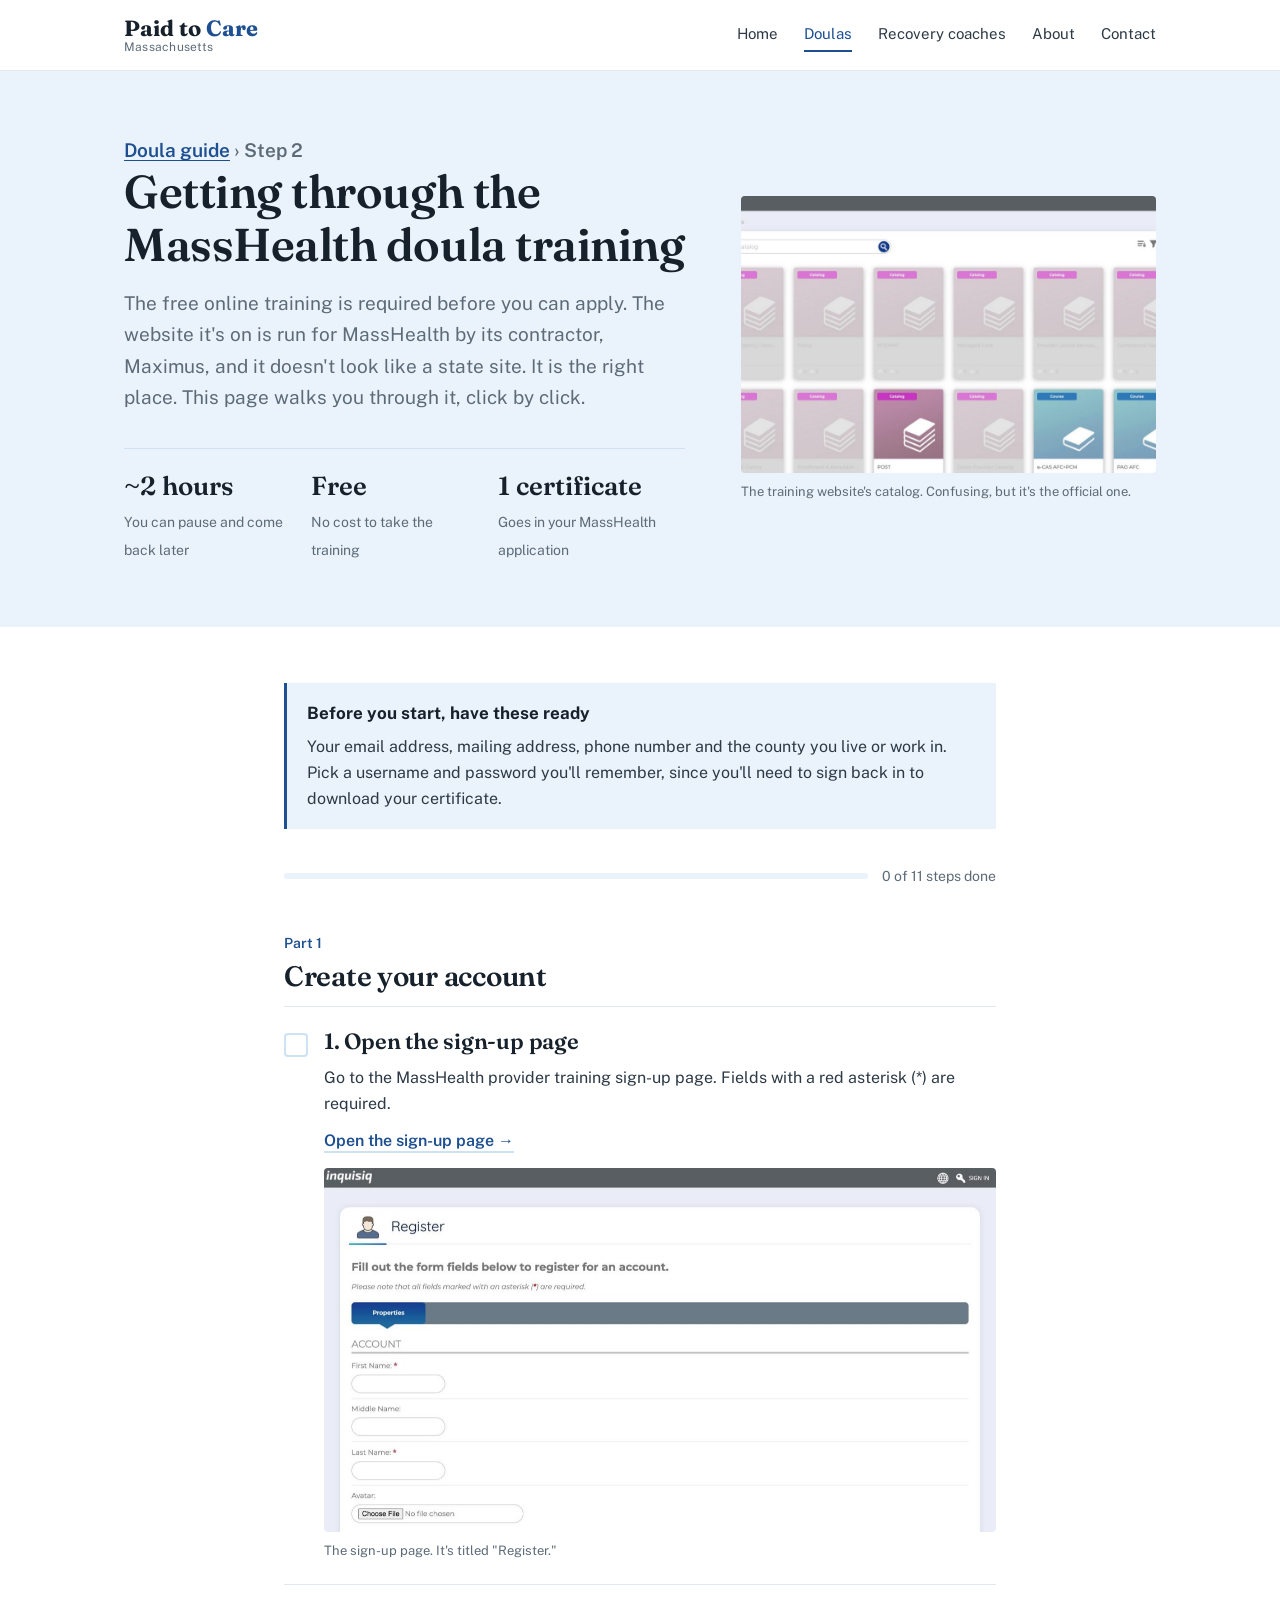
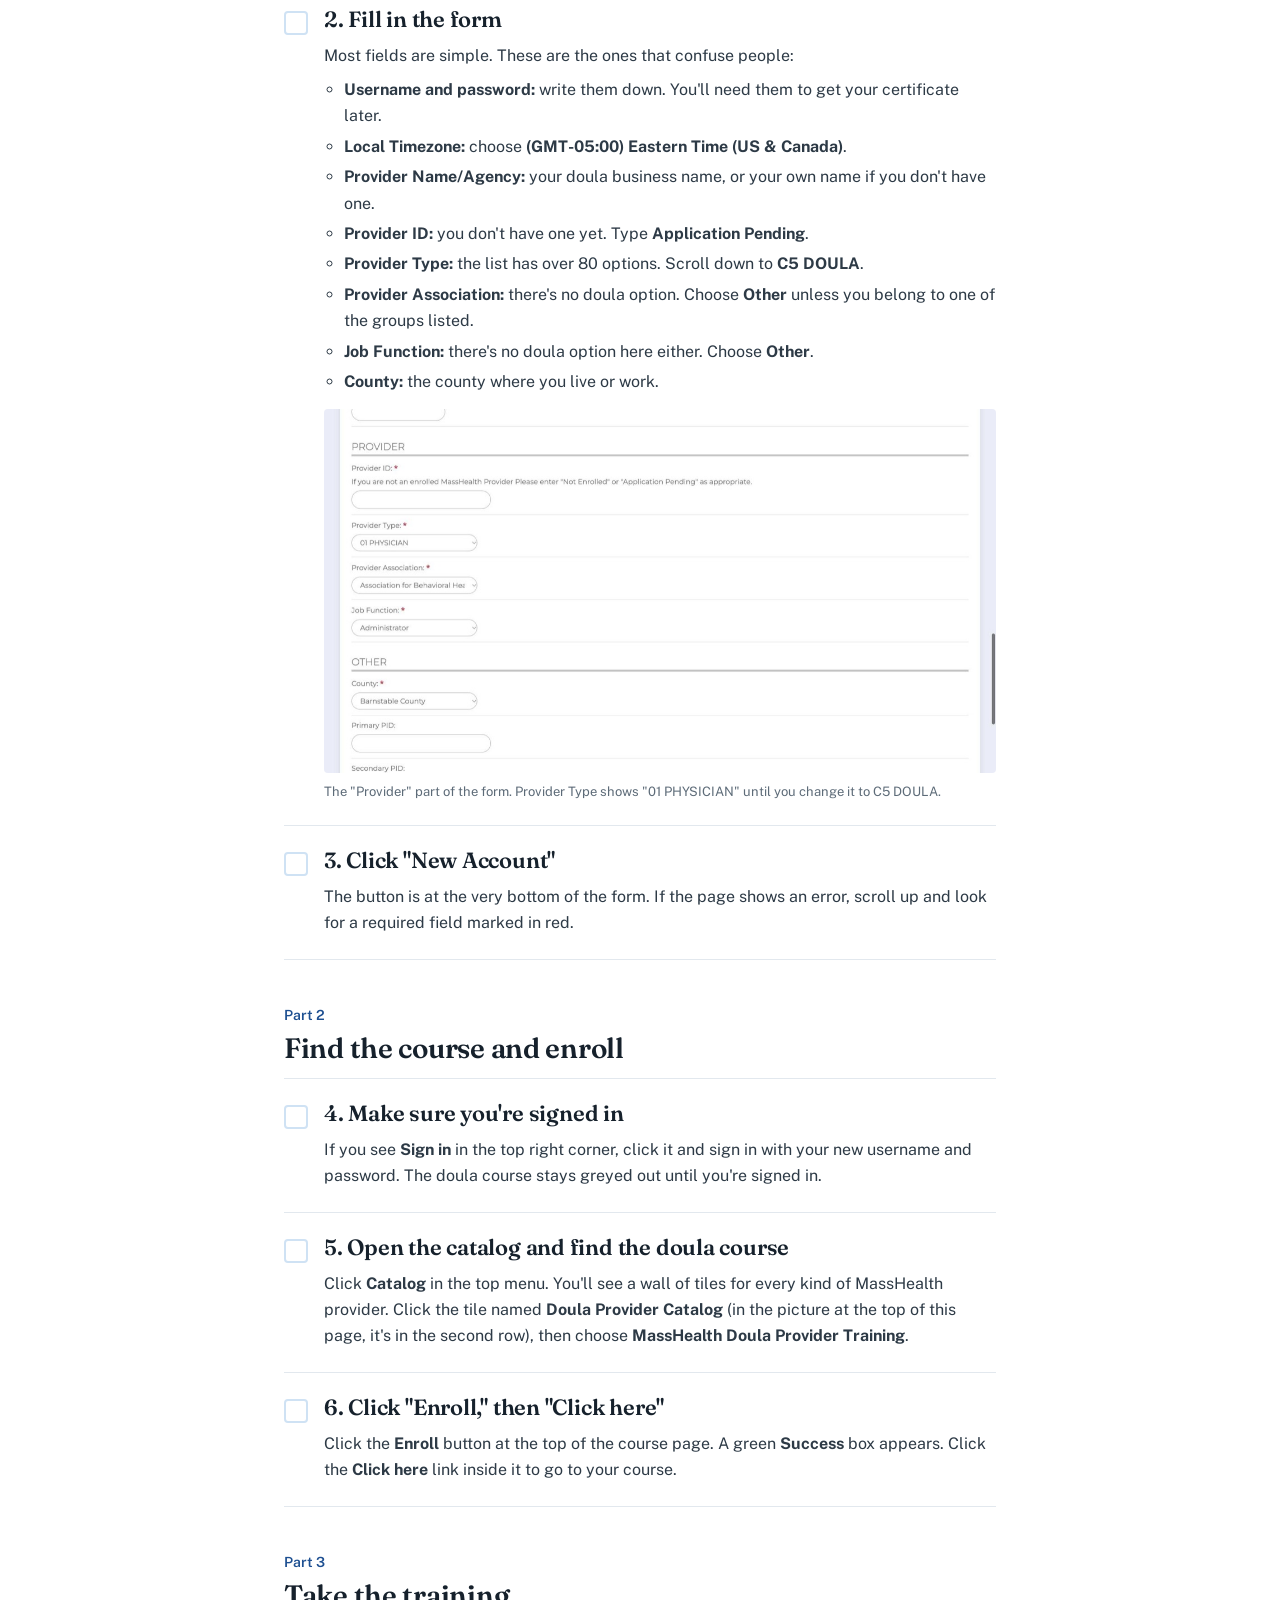
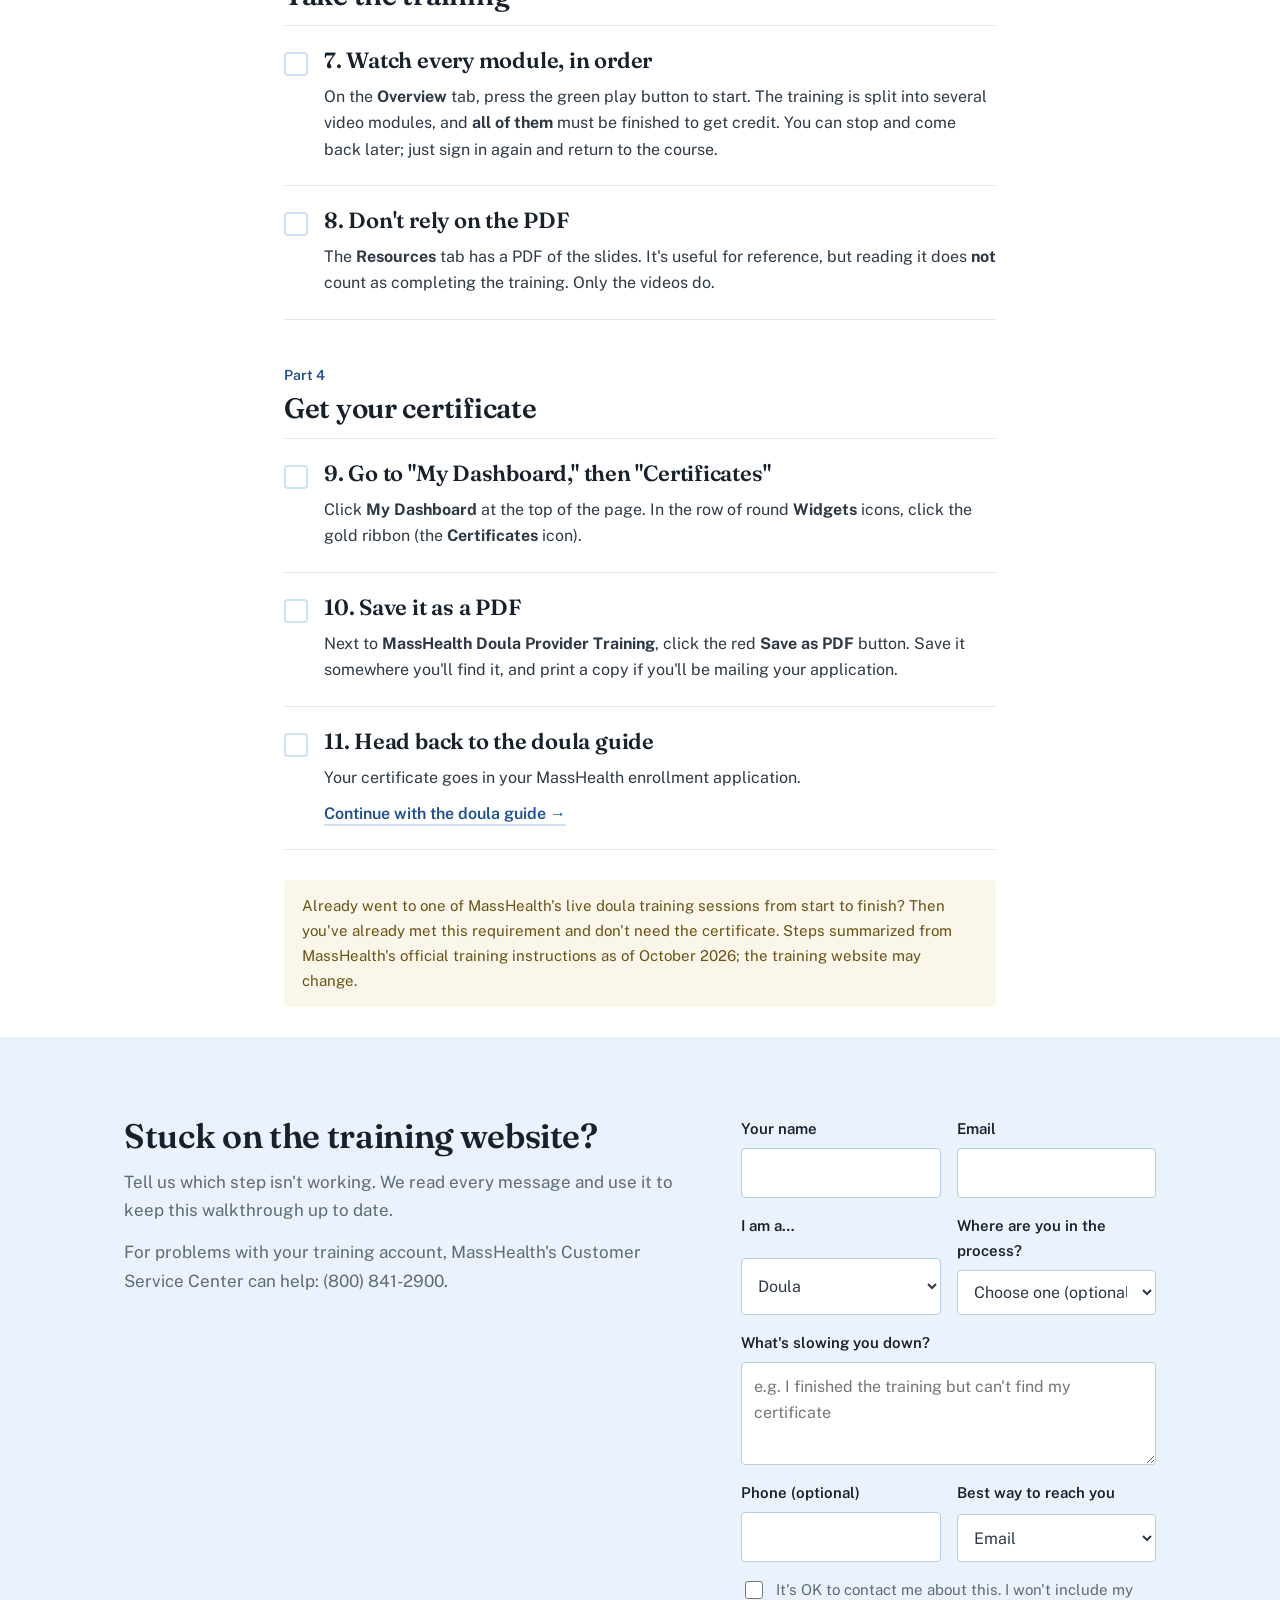
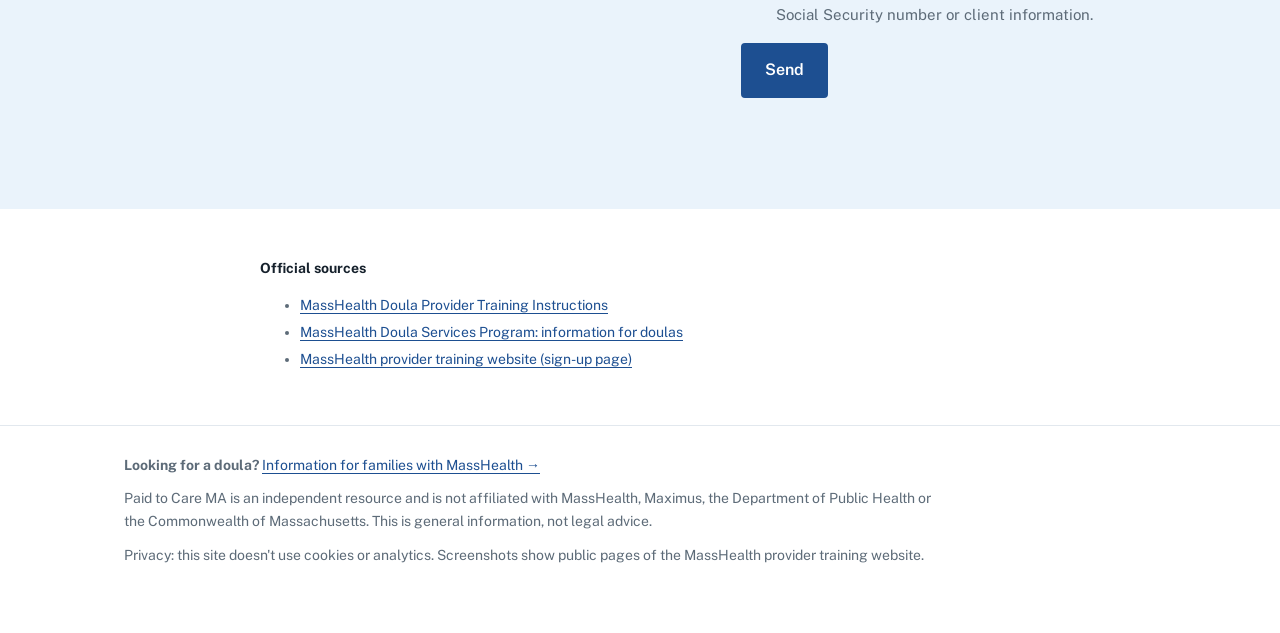
<file: training.html>
<!doctype html>
<html lang="en">
<head>
<meta charset="utf-8">
<meta name="viewport" content="width=device-width, initial-scale=1">
<title>MassHealth doula training walkthrough · Paid to Care MA</title>
<meta name="description" content="Step-by-step help getting through the MassHealth Doula Provider Training website: creating your account, finding the course and downloading your certificate.">
<link rel="icon" href="data:image/svg+xml,%3Csvg xmlns=%22http://www.w3.org/2000/svg%22 viewBox=%220 0 32 32%22%3E%3Crect width=%2232%22 height=%2232%22 rx=%228%22 fill=%22%231d4f91%22/%3E%3Cpath d=%22M9 16.5l4.5 4.5L23 11.5%22 fill=%22none%22 stroke=%22white%22 stroke-width=%223%22 stroke-linecap=%22round%22 stroke-linejoin=%22round%22/%3E%3C/svg%3E">
<meta property="og:type" content="website">
<meta property="og:title" content="MassHealth doula training walkthrough · Paid to Care MA">
<meta property="og:description" content="Step-by-step help getting through the MassHealth Doula Provider Training website: creating your account, finding the course and downloading your certificate.">
<meta property="og:image" content="https://desouzd.github.io/paid-to-care/img/lms-catalog.jpg">
<meta property="og:url" content="https://desouzd.github.io/paid-to-care/training.html">
<meta property="og:image:alt" content="The MassHealth provider training website catalog">
<meta property="og:site_name" content="Paid to Care MA">
<meta name="twitter:card" content="summary_large_image">
<link rel="preconnect" href="https://fonts.googleapis.com">
<link rel="preconnect" href="https://fonts.gstatic.com" crossorigin>
<link href="https://fonts.googleapis.com/css2?family=Fraunces:ital,opsz,wght@0,9..144,500;0,9..144,600;0,9..144,700;1,9..144,500&family=Public+Sans:wght@400;600;700&display=swap" rel="stylesheet">
<link rel="stylesheet" href="styles.css?v=14">
</head>
<body>
<header class="top"><div class="wrap">
  <a class="logo" href="index.html"><span class="name">Paid to <span>Care</span></span><small>Massachusetts</small></a>
  <nav class="navlinks"><a href="index.html">Home</a><a href="doulas.html" class="on">Doulas</a><a href="coaches.html">Recovery coaches</a><a href="index.html#about">About</a><a href="#help">Contact</a></nav>
</div></header>

<main>
  <section class="page-head"><div class="wrap split wide-text">
    <div>
      <p class="label"><a href="doulas.html">Doula guide</a> › Step 2</p>
      <h1>Getting through the MassHealth doula training</h1>
      <p>The free online training is required before you can apply. The website it's on is run for MassHealth by its contractor, Maximus, and it doesn't look like a state site. It is the right place. This page walks you through it, click by click.</p>
      <div class="facts">
        <div class="fact"><b>~2 hours</b><span>You can pause and come back later</span></div>
        <div class="fact"><b>Free</b><span>No cost to take the training</span></div>
        <div class="fact"><b>1 certificate</b><span>Goes in your MassHealth application</span></div>
      </div>
    </div>
    <figure class="photo wide"><img src="img/lms-catalog.jpg" alt="The training website's catalog: a wall of course tiles for every kind of MassHealth provider" width="1200" height="650"><figcaption>The training website's catalog. Confusing, but it's the official one.</figcaption></figure>
  </div></section>

  <section class="guide-body" id="training"><div class="wrap narrow">
    <div class="info">
      <b>Before you start, have these ready</b>
      <p>Your email address, mailing address, phone number and the county you live or work in. Pick a username and password you'll remember, since you'll need to sign back in to download your certificate.</p>
    </div>
    <div class="progress"><div class="bar"><i id="bar-training"></i></div><span id="count-training"></span></div>

    <div class="phase"><span class="phase-num">Part 1</span><h3>Create your account</h3></div>
    <ol class="steps" data-guide="training">
      <li data-step="open"><label class="step-head"><input type="checkbox"><h3>1. Open the sign-up page</h3></label>
        <div class="step-body">Go to the MassHealth provider training sign-up page. Fields with a red asterisk (*) are required.
          <div class="step-links"><a class="go-link" href="https://masshealth.inquisiqlms.com/Register.aspx" target="_blank" rel="noopener">Open the sign-up page →</a></div>
          <figure class="photo" style="margin-top:14px"><img src="img/lms-register.jpg" alt="The top of the sign-up form, with First Name, Middle Name and Last Name fields" width="1200" height="650" loading="lazy"><figcaption>The sign-up page. It's titled "Register."</figcaption></figure></div></li>
      <li data-step="fields"><label class="step-head"><input type="checkbox"><h3>2. Fill in the form</h3></label>
        <div class="step-body">Most fields are simple. These are the ones that confuse people:
          <ul>
            <li><b>Username and password:</b> write them down. You'll need them to get your certificate later.</li>
            <li><b>Local Timezone:</b> choose <b>(GMT-05:00) Eastern Time (US &amp; Canada)</b>.</li>
            <li><b>Provider Name/Agency:</b> your doula business name, or your own name if you don't have one.</li>
            <li><b>Provider ID:</b> you don't have one yet. Type <b>Application Pending</b>.</li>
            <li><b>Provider Type:</b> the list has over 80 options. Scroll down to <b>C5 DOULA</b>.</li>
            <li><b>Provider Association:</b> there's no doula option. Choose <b>Other</b> unless you belong to one of the groups listed.</li>
            <li><b>Job Function:</b> there's no doula option here either. Choose <b>Other</b>.</li>
            <li><b>County:</b> the county where you live or work.</li>
          </ul>
          <figure class="photo" style="margin-top:14px"><img src="img/lms-provider-fields.jpg" alt="The Provider section of the sign-up form, showing Provider ID, Provider Type, Provider Association, Job Function and County" width="1200" height="650" loading="lazy"><figcaption>The "Provider" part of the form. Provider Type shows "01 PHYSICIAN" until you change it to C5 DOULA.</figcaption></figure>
        </div></li>
      <li data-step="create"><label class="step-head"><input type="checkbox"><h3>3. Click "New Account"</h3></label>
        <div class="step-body">The button is at the very bottom of the form. If the page shows an error, scroll up and look for a required field marked in red.</div></li>
    </ol>

    <div class="phase"><span class="phase-num">Part 2</span><h3>Find the course and enroll</h3></div>
    <ol class="steps" data-guide="training">
      <li data-step="signin"><label class="step-head"><input type="checkbox"><h3>4. Make sure you're signed in</h3></label>
        <div class="step-body">If you see <b>Sign in</b> in the top right corner, click it and sign in with your new username and password. The doula course stays greyed out until you're signed in.</div></li>
      <li data-step="catalog"><label class="step-head"><input type="checkbox"><h3>5. Open the catalog and find the doula course</h3></label>
        <div class="step-body">Click <b>Catalog</b> in the top menu. You'll see a wall of tiles for every kind of MassHealth provider. Click the tile named <b>Doula Provider Catalog</b> (in the picture at the top of this page, it's in the second row), then choose <b>MassHealth Doula Provider Training</b>.
        </div></li>
      <li data-step="enroll"><label class="step-head"><input type="checkbox"><h3>6. Click "Enroll," then "Click here"</h3></label>
        <div class="step-body">Click the <b>Enroll</b> button at the top of the course page. A green <b>Success</b> box appears. Click the <b>Click here</b> link inside it to go to your course.</div></li>
    </ol>

    <div class="phase"><span class="phase-num">Part 3</span><h3>Take the training</h3></div>
    <ol class="steps" data-guide="training">
      <li data-step="watch"><label class="step-head"><input type="checkbox"><h3>7. Watch every module, in order</h3></label>
        <div class="step-body">On the <b>Overview</b> tab, press the green play button to start. The training is split into several video modules, and <b>all of them</b> must be finished to get credit. You can stop and come back later; just sign in again and return to the course.</div></li>
      <li data-step="pdf"><label class="step-head"><input type="checkbox"><h3>8. Don't rely on the PDF</h3></label>
        <div class="step-body">The <b>Resources</b> tab has a PDF of the slides. It's useful for reference, but reading it does <b>not</b> count as completing the training. Only the videos do.</div></li>
    </ol>

    <div class="phase"><span class="phase-num">Part 4</span><h3>Get your certificate</h3></div>
    <ol class="steps" data-guide="training">
      <li data-step="dashboard"><label class="step-head"><input type="checkbox"><h3>9. Go to "My Dashboard," then "Certificates"</h3></label>
        <div class="step-body">Click <b>My Dashboard</b> at the top of the page. In the row of round <b>Widgets</b> icons, click the gold ribbon (the <b>Certificates</b> icon).</div></li>
      <li data-step="save"><label class="step-head"><input type="checkbox"><h3>10. Save it as a PDF</h3></label>
        <div class="step-body">Next to <b>MassHealth Doula Provider Training</b>, click the red <b>Save as PDF</b> button. Save it somewhere you'll find it, and print a copy if you'll be mailing your application.</div></li>
      <li data-step="back"><label class="step-head"><input type="checkbox"><h3>11. Head back to the doula guide</h3></label>
        <div class="step-body">Your certificate goes in your MassHealth enrollment application.
          <div class="step-links"><a class="go-link" href="doulas.html#doula">Continue with the doula guide →</a></div></div></li>
    </ol>

    <p class="note">Already went to one of MassHealth's live doula training sessions from start to finish? Then you've already met this requirement and don't need the certificate. Steps summarized from MassHealth's official training instructions as of October 2026; the training website may change.</p>
  </div></section>

  <section class="band sky help" id="help"><div class="wrap split wide-text" style="align-items:start">
    <div>
      <h2>Stuck on the training website?</h2>
      <p>Tell us which step isn't working. We read every message and use it to keep this walkthrough up to date.</p>
      <p style="margin-top:14px">For problems with your training account, MassHealth's Customer Service Center can help: (800) 841-2900.</p>
    </div>
    <div id="leadform" data-role="doula"></div>
  </div></section>

  <section class="src wrap narrow">
    <b>Official sources</b>
    <ul>
      <li><a href="https://www.mass.gov/doc/masshealth-doula-provider-training-instructions/download" target="_blank" rel="noopener">MassHealth Doula Provider Training Instructions</a></li>
      <li><a href="https://www.mass.gov/info-details/masshealth-doula-services-program-information-for-doulas" target="_blank" rel="noopener">MassHealth Doula Services Program: information for doulas</a></li>
      <li><a href="https://masshealth.inquisiqlms.com/Register.aspx" target="_blank" rel="noopener">MassHealth provider training website (sign-up page)</a></li>
    </ul>
  </section>
</main>

<footer><div class="wrap">
  <p><b>Looking for a doula?</b> <a href="families.html">Information for families with MassHealth →</a></p>
  <p>Paid to Care MA is an independent resource and is not affiliated with MassHealth, Maximus, the Department of Public Health or the Commonwealth of Massachusetts. This is general information, not legal advice.</p>
  <p>Privacy: this site doesn't use cookies or analytics. Screenshots show public pages of the MassHealth provider training website.</p>
</div></footer>

<script src="checklist.js?v=1"></script>
<script src="nav.js?v=2"></script>
<script src="form.js?v=7"></script>
</body>
</html>
</file>
<file: styles.css>
/* Paid to Care MA
   Color split (60-30-10): white page (60) · light blue bands (30) · deep blue accents (10) */
:root {
  --white: #ffffff;
  --sky: #eaf3fb;
  --sky-line: #cfe2f4;
  --accent: #1d4f91;
  --accent-dark: #153a6b;
  --ink: #16212c;
  --text: #2d3a46;
  --muted: #5d6b78;
  --line: #e2e8ee;
  --note-bg: #fbf6ea; --note: #6b5214;
  --serif: "Fraunces", Georgia, "Times New Roman", serif;
  --sans: "Public Sans", -apple-system, BlinkMacSystemFont, "Segoe UI", Helvetica, Arial, sans-serif;
}
* { box-sizing: border-box; }
body { margin: 0; background: var(--white); color: var(--text); font: 17px/1.65 var(--sans); }
img { max-width: 100%; display: block; }
a { color: var(--accent); text-underline-offset: 3px; }
a:hover { color: var(--accent-dark); }
h1, h2, h3 { color: var(--ink); font-family: var(--serif); font-weight: 600; letter-spacing: -0.01em; line-height: 1.15; }
.wrap { max-width: 1080px; margin: 0 auto; padding: 0 24px; }
.narrow { max-width: 760px; }

/* Header */
header.top { background: var(--white); border-bottom: 1px solid var(--line); }
header.top .wrap { display: flex; align-items: center; justify-content: space-between; min-height: 70px; gap: 16px; }
.logo { text-decoration: none; color: var(--ink); line-height: 1.1; }
.logo .name { font-family: var(--serif); font-weight: 700; font-size: 22px; }
.logo .name span { color: var(--accent); }
.logo small { display: block; font-size: 12px; color: var(--muted); letter-spacing: .02em; }
.navlinks { display: flex; flex-wrap: wrap; gap: 6px 26px; }
.navlinks a { white-space: nowrap; }
.navlinks a { font-size: 15px; color: var(--text); text-decoration: none; padding: 4px 0; border-bottom: 2px solid transparent; }
.navlinks a:hover { color: var(--accent); }
.navlinks a.on { color: var(--accent); border-bottom-color: var(--accent); }

/* Sections */
.band { padding: 80px 0; }
.band.sky { background: var(--sky); }
.split { display: grid; grid-template-columns: 1fr 1fr; gap: 56px; align-items: center; }
.split.wide-text { grid-template-columns: 1.15fr .85fr; }
.label { font-size: 14px; font-weight: 600; color: var(--accent); margin: 0 0 10px; }
.big { font-size: 38px; margin: 0 0 18px; }
.lede { font-size: 19px; color: var(--muted); margin: 0 0 18px; }

/* Home hero */
.hero { padding: 72px 0 80px; }
.hero h1 { font-size: 54px; margin: 0 0 22px; }
.hero h1 em { font-style: italic; color: var(--accent); }
.hero p { font-size: 19px; color: var(--muted); margin: 0 0 30px; max-width: 520px; }
.photo { margin: 0; }
.photo img { width: 100%; height: auto; object-fit: cover; border-radius: 4px; }
.photo.tall img { aspect-ratio: 4 / 5; }
.photo.wide img { aspect-ratio: 3 / 2; }
.photo figcaption { font-size: 13px; color: var(--muted); margin-top: 8px; }

/* Buttons */
.btn { display: inline-block; background: var(--accent); color: var(--white); border: 2px solid var(--accent); border-radius: 4px;
       padding: 12px 22px; font: inherit; font-size: 16px; font-weight: 600; text-decoration: none; cursor: pointer; margin: 0 10px 10px 0; }
.btn:hover { background: var(--accent-dark); border-color: var(--accent-dark); color: var(--white); }
.btn.ghost { background: transparent; color: var(--accent); }
.btn.ghost:hover { background: var(--sky); color: var(--accent-dark); }

/* Mission quote */
.mission blockquote { margin: 0; font-family: var(--serif); font-size: 36px; line-height: 1.3; color: var(--ink); font-weight: 500; }
.mission blockquote em { color: var(--accent); }
.mission p { color: var(--muted); font-size: 18px; margin: 22px 0 0; max-width: 640px; }

/* Plain feature list (no icon cards) */
.features { display: grid; grid-template-columns: 1fr 1fr; gap: 0 56px; margin-top: 30px; }
.features div { border-top: 1px solid var(--line); padding: 20px 0 24px; }
.features h3 { font-size: 21px; margin: 0 0 6px; }
.features p { margin: 0; color: var(--muted); }

/* How it works */
.howsteps { list-style: none; padding: 0; margin: 34px 0 0; display: grid; grid-template-columns: repeat(4, 1fr); gap: 32px; counter-reset: h; }
.howsteps li { counter-increment: h; border-top: 2px solid var(--accent); padding-top: 16px; }
.howsteps li::before { content: counter(h); display: block; font-family: var(--serif); font-size: 34px; color: var(--accent); line-height: 1; margin-bottom: 12px; }
.howsteps b { display: block; color: var(--ink); font-size: 18px; margin-bottom: 4px; }
.howsteps span { color: var(--muted); font-size: 16px; }

/* Who we help: photo cards */
.who { display: grid; grid-template-columns: 1fr 1fr; gap: 40px; margin-top: 34px; }
.who a { text-decoration: none; color: var(--text); display: block; }
.who img { aspect-ratio: 3 / 2; object-fit: cover; width: 100%; height: auto; border-radius: 4px; margin-bottom: 18px; }
.who h3 { font-size: 26px; margin: 0 0 8px; }
.who p { margin: 0 0 10px; color: var(--muted); }
.who .go { font-weight: 600; color: var(--accent); }
.who a:hover h3 { color: var(--accent); }

/* Guide pages: header */
.page-head { background: var(--sky); padding: 64px 0; }
.page-head h1 { font-size: 46px; margin: 0 0 16px; }
.page-head p { font-size: 19px; color: var(--muted); margin: 0; }
.facts { display: grid; grid-template-columns: repeat(3, 1fr); gap: 0; margin: 34px 0 0; border-top: 1px solid var(--sky-line); }
.fact { padding: 16px 18px 0 0; }
.fact b { display: block; font-family: var(--serif); font-size: 26px; color: var(--ink); font-weight: 600; }
.fact span { font-size: 14px; color: var(--muted); }

/* Guide pages: steps */
.guide-body { padding: 56px 0 30px; }
.info { border-left: 3px solid var(--accent); background: var(--sky); padding: 16px 20px; margin: 0 0 36px; }
.info b { color: var(--ink); }
.info p { margin: 6px 0 0; font-size: 16px; }
.progress { display: flex; align-items: center; gap: 14px; margin: 0 0 8px; font-size: 14px; color: var(--muted); }
.bar { flex: 1; height: 6px; background: var(--sky); border-radius: 3px; overflow: hidden; }
.bar i { display: block; height: 100%; width: 0; background: var(--accent); transition: width .25s; }
.phase { margin: 40px 0 6px; }
.phase-num { font-size: 14px; font-weight: 600; color: var(--accent); }
.phase h3 { font-size: 28px; margin: 4px 0 6px; }
.phase p { margin: 0; color: var(--muted); }
ol.steps { list-style: none; padding: 0; margin: 14px 0 0; }
ol.steps > li { border-top: 1px solid var(--line); padding: 22px 0; position: relative; }
ol.steps > li:last-child { border-bottom: 1px solid var(--line); }
.step-head { display: flex; gap: 16px; align-items: flex-start; cursor: pointer; }
.step-head input { appearance: none; -webkit-appearance: none; flex: none; width: 24px; height: 24px; margin: 4px 0 0;
                   border: 2px solid var(--sky-line); border-radius: 4px; background: var(--white); cursor: pointer;
                   display: grid; place-items: center; }
.step-head input:hover { border-color: var(--accent); }
.step-head input:checked { background: var(--accent); border-color: var(--accent); }
.step-head input:checked::after { content: ""; width: 6px; height: 11px; border: solid var(--white); border-width: 0 2.5px 2.5px 0; transform: translateY(-1px) rotate(45deg); }
.step-head input:focus-visible { outline: 3px solid var(--sky-line); outline-offset: 2px; }
.step-head h3 { font-size: 22px; margin: 0; }
li.done .step-head h3 { color: var(--muted); }
.step-body { margin: 8px 0 0 40px; font-size: 16px; }
.step-body ul { margin: 8px 0; padding-left: 20px; }
.step-body li { margin: 4px 0; }
.note { background: var(--note-bg); color: var(--note); padding: 14px 18px; font-size: 15px; margin: 30px 0 0; border-radius: 4px; }

/* Help / contact */
.help h2 { font-size: 34px; margin: 0 0 12px; }
.help p { color: var(--muted); margin: 0; }
form.lead { display: grid; gap: 16px; }
form.lead .f2 { display: grid; grid-template-columns: 1fr 1fr; gap: 16px; }
form.lead label { display: grid; gap: 6px; font-size: 15px; font-weight: 600; color: var(--ink); }
form.lead input, form.lead select, form.lead textarea {
  font: inherit; font-weight: 400; font-size: 16px; color: var(--text); background: var(--white);
  border: 1px solid #b9cde0; border-radius: 4px; padding: 11px 12px; width: 100%; }
form.lead input:focus, form.lead select:focus, form.lead textarea:focus { outline: 3px solid var(--sky-line); border-color: var(--accent); }
form.lead textarea { resize: vertical; }
form.lead .check { display: flex; gap: 10px; align-items: flex-start; font-weight: 400; color: var(--muted); font-size: 15px; }
form.lead .check input { width: 18px; height: 18px; margin-top: 3px; accent-color: var(--accent); flex: none; }
form.lead .hp { position: absolute; left: -9999px; width: 1px; height: 1px; overflow: hidden; }
form.lead .btn { justify-self: start; margin: 0; }
.form-msg { margin: 0; font-size: 15px; font-weight: 600; min-height: 1em; }
.form-msg.ok { color: #1d6b3a; } .form-msg.bad { color: #a32a1d; }

/* Sources + footer */
.src { font-size: 14px; color: var(--muted); padding: 48px 0 16px; }
.src b { color: var(--ink); }
.src li { margin: 4px 0; }
footer { color: var(--muted); font-size: 14px; padding: 28px 0 56px; border-top: 1px solid var(--line); margin-top: 24px; }
footer p { margin: 0 0 10px; max-width: 820px; }

@media (max-width: 860px) {
  .split, .split.wide-text, .who, .features { grid-template-columns: 1fr; gap: 32px; }
  .howsteps { grid-template-columns: 1fr 1fr; }
  .hero h1 { font-size: 40px; } .big { font-size: 30px; } .mission blockquote { font-size: 27px; }
  .page-head h1 { font-size: 34px; }
  .band { padding: 56px 0; } .hero { padding: 48px 0 56px; }
}
@media (max-width: 640px) {
  body { font-size: 16px; }
  .navlinks { gap: 4px 14px; } .navlinks a { font-size: 14px; }
  header.top .wrap { flex-direction: column; align-items: flex-start; padding-top: 12px; padding-bottom: 8px; }
  .howsteps, .facts, form.lead .f2 { grid-template-columns: 1fr; }
  .step-body { margin-left: 0; } .step-head h3 { font-size: 19px; }
}
.mission p.label { color: var(--accent); font-size: 14px; margin: 0 0 10px; }

/* Option cards (options page) */
.options { display: grid; gap: 14px; margin: 18px 0 8px; }
.option { border: 1px solid var(--line); border-left: 3px solid var(--sky-line); padding: 16px 20px; border-radius: 4px; }
.option h4 { font-family: var(--serif); font-size: 20px; color: var(--ink); margin: 0 0 6px; font-weight: 600; }
.option p { margin: 6px 0 0; font-size: 16px; }
.guide-body .phase p { max-width: 720px; }

/* One clear link per step */
.step-links { margin-top: 10px; }
a.go-link { font-weight: 600; text-decoration: none; border-bottom: 2px solid var(--sky-line); padding-bottom: 1px; }
a.go-link:hover { border-bottom-color: var(--accent); }
.step-links .alt { display: block; margin-top: 6px; font-size: 14px; color: var(--muted); }

/* After a free-help request */
.next-steps { background: var(--white); border: 1px solid var(--sky-line); border-left: 3px solid var(--accent); border-radius: 4px; padding: 20px 22px; }
.next-steps h3 { font-size: 22px; margin: 0 0 10px; }
.next-steps ol { margin: 0 0 10px; padding-left: 20px; }
.next-steps li { margin: 8px 0; }
.next-steps p { margin: 0; color: var(--muted); font-size: 15px; }

/* Questionnaire + agreement */
.safe { background: #eef7f0; border-left: 3px solid #1d6b3a; padding: 16px 20px; margin: 0 0 30px; border-radius: 4px; }
.safe b { color: #1d6b3a; }
.safe p { margin: 6px 0 0; font-size: 16px; }
form.intake fieldset { border: 0; border-top: 1px solid var(--line); padding: 22px 0 6px; margin: 0; display: grid; gap: 16px; }
form.intake legend { font-family: var(--serif); font-size: 22px; font-weight: 600; color: var(--ink); padding: 0 0 4px; }
form.intake .f3 { display: grid; grid-template-columns: 1fr 1fr 1fr; gap: 16px; }
form.intake .req { color: #a32a1d; }
form.intake .hint { display: block; font-weight: 400; font-size: 14px; color: var(--muted); }
form.intake input.sensitive { border-color: #a32a1d; outline: 3px solid #f6d9d5; }
.agreement h3 { font-size: 22px; margin: 26px 0 6px; }
.agreement p, .agreement li { font-size: 16px; }
@media (max-width: 640px) { form.intake .f3 { grid-template-columns: 1fr; } }
</file>
